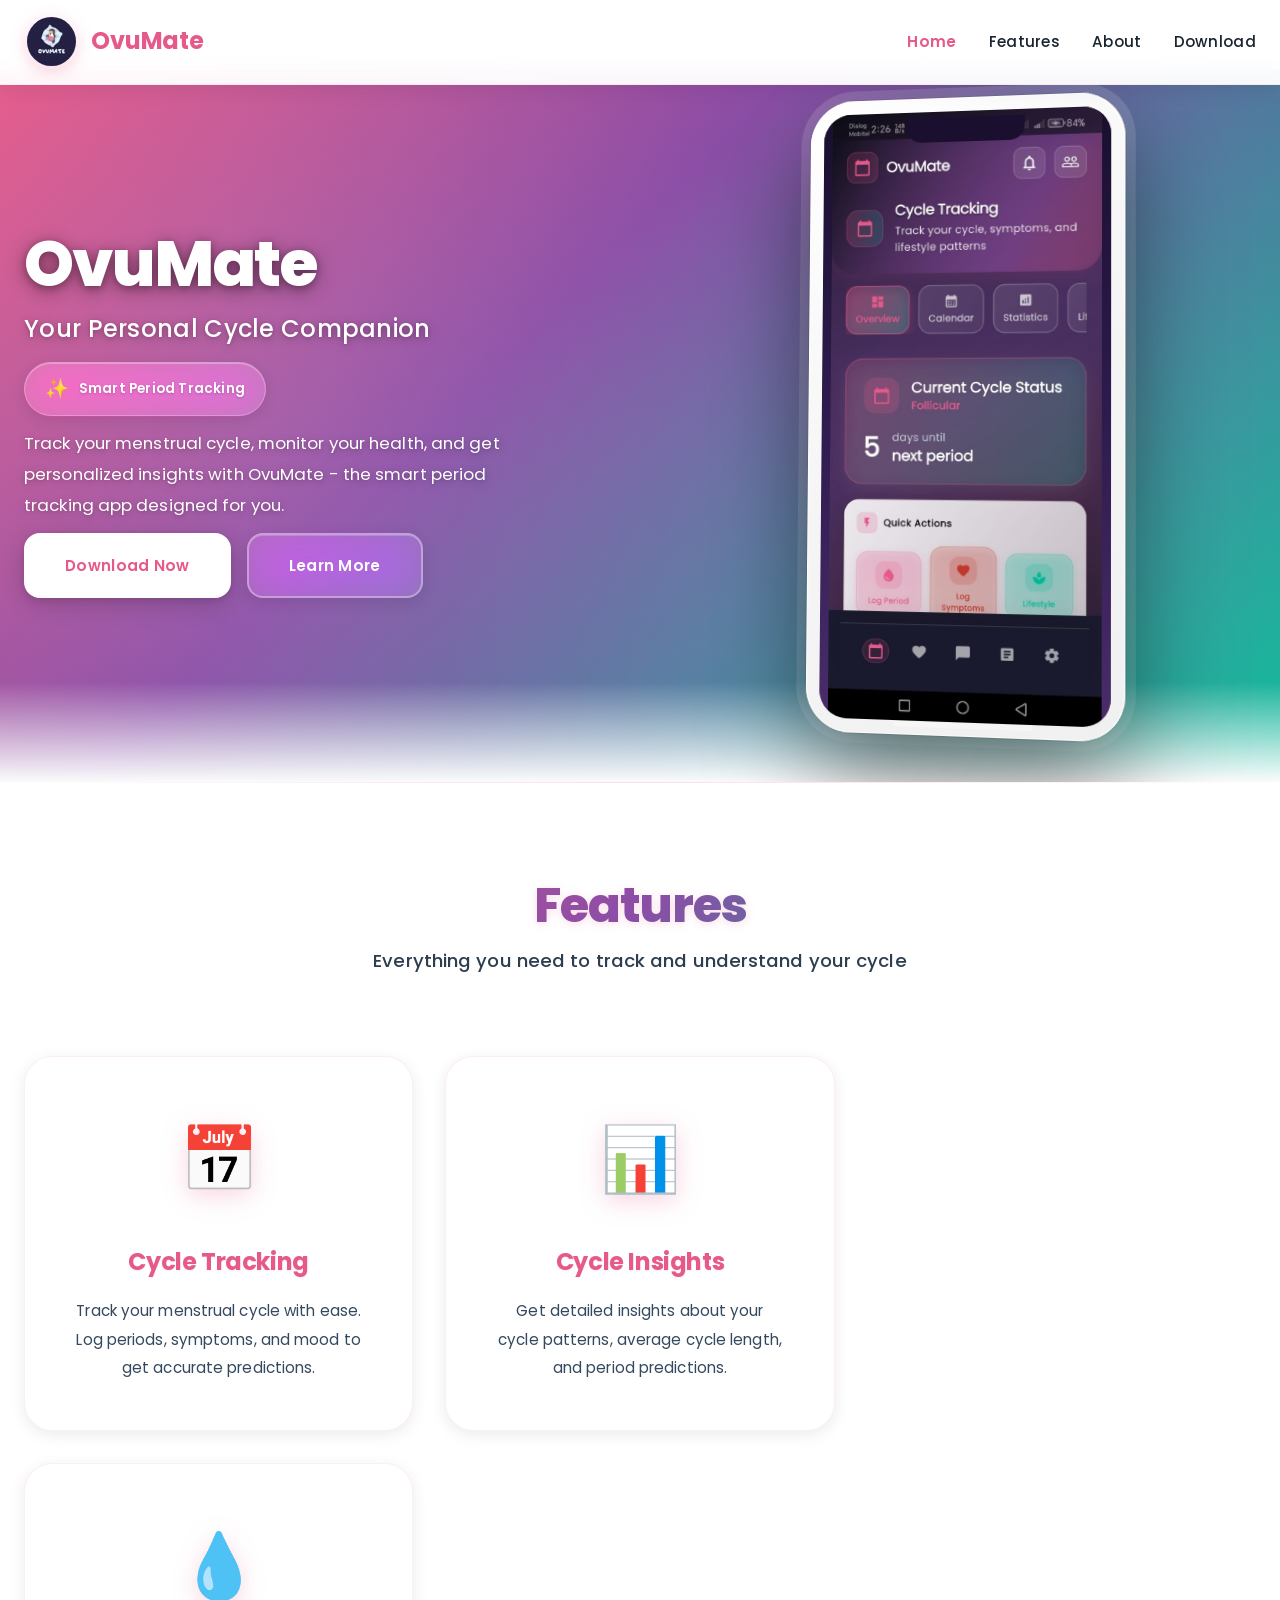
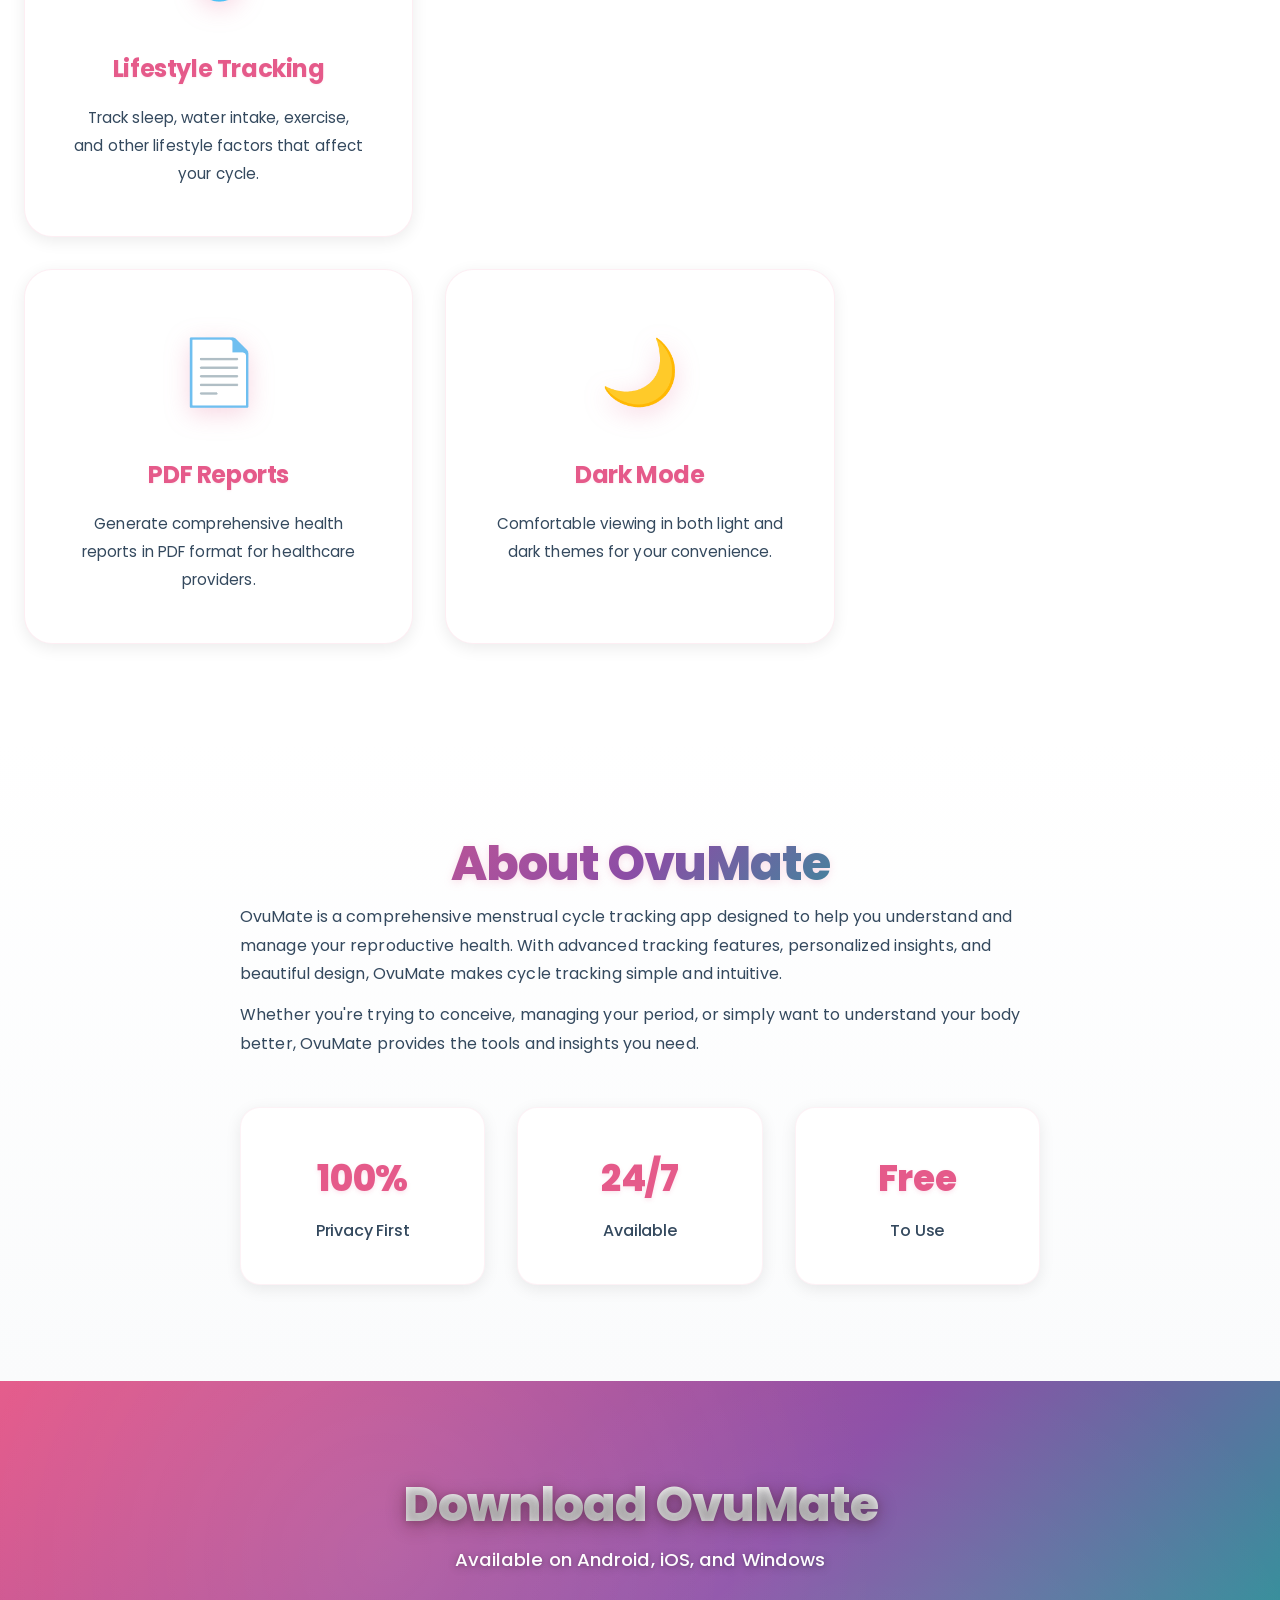
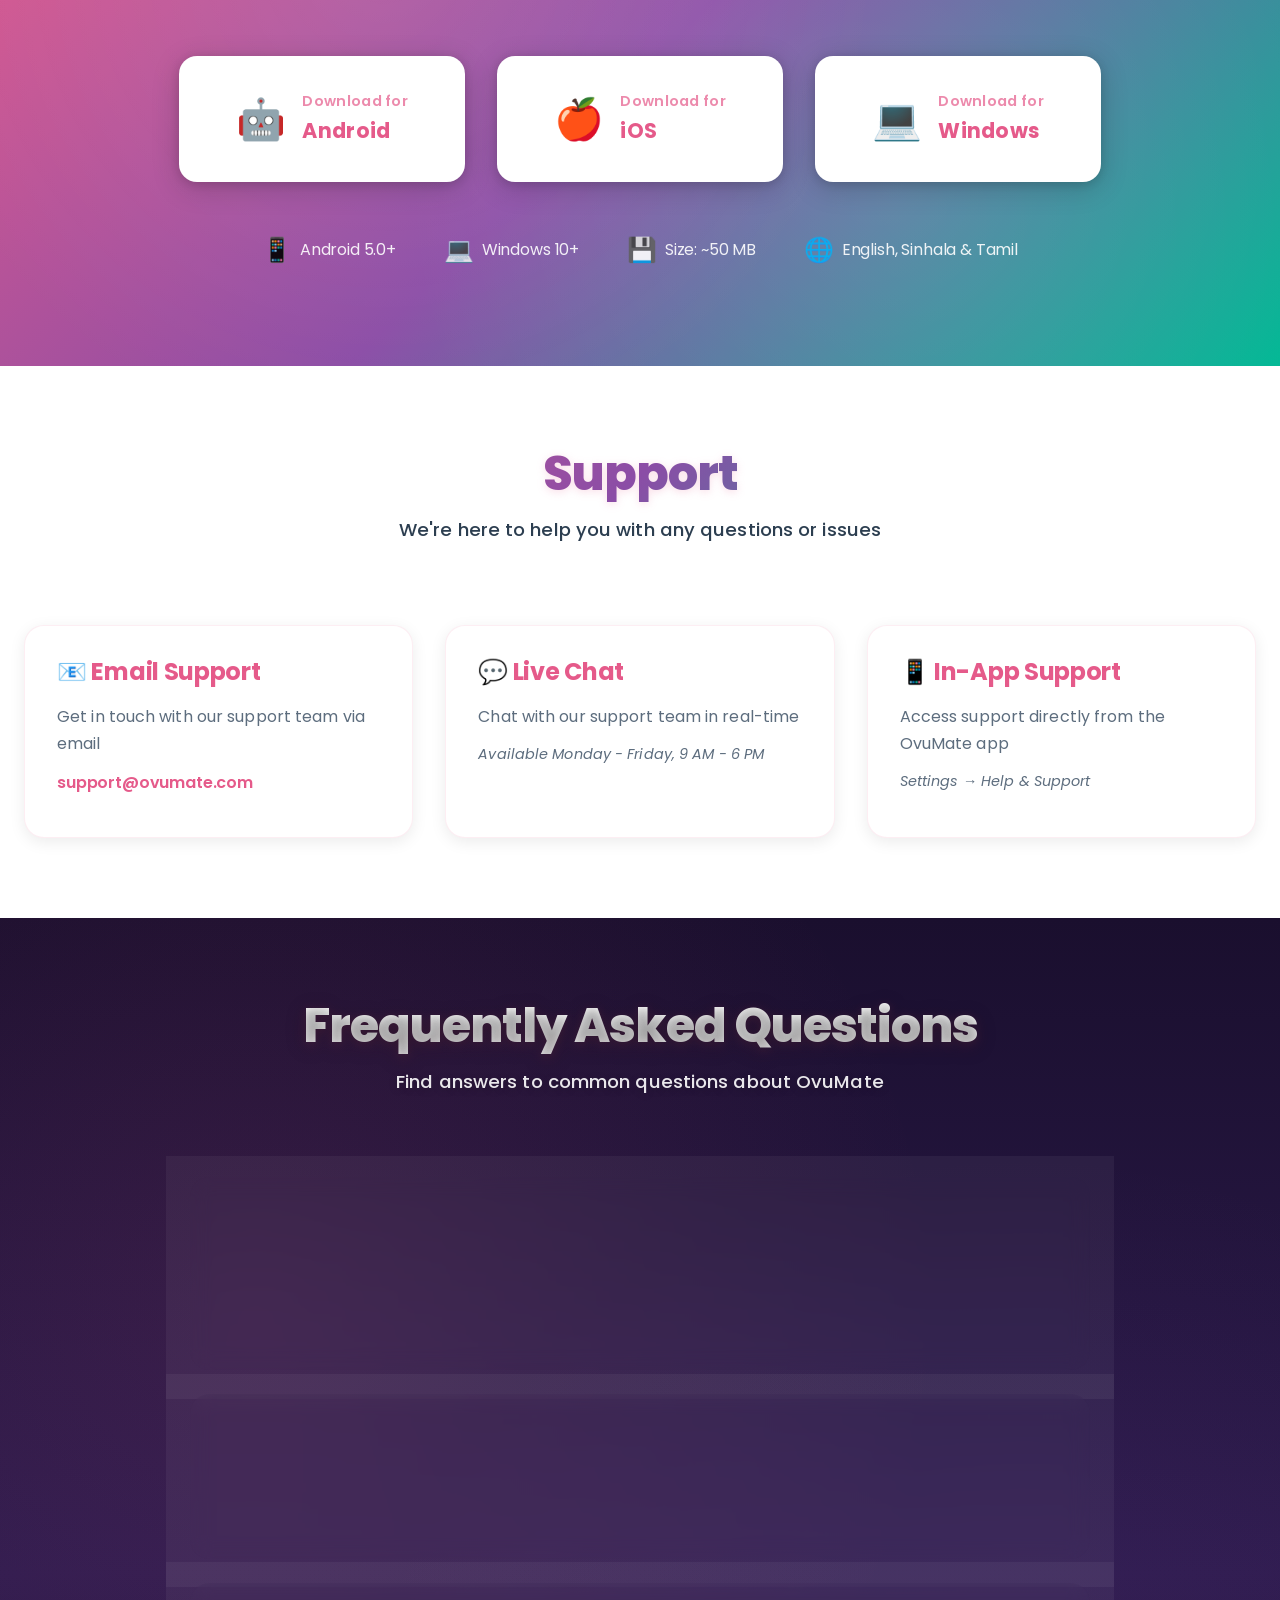
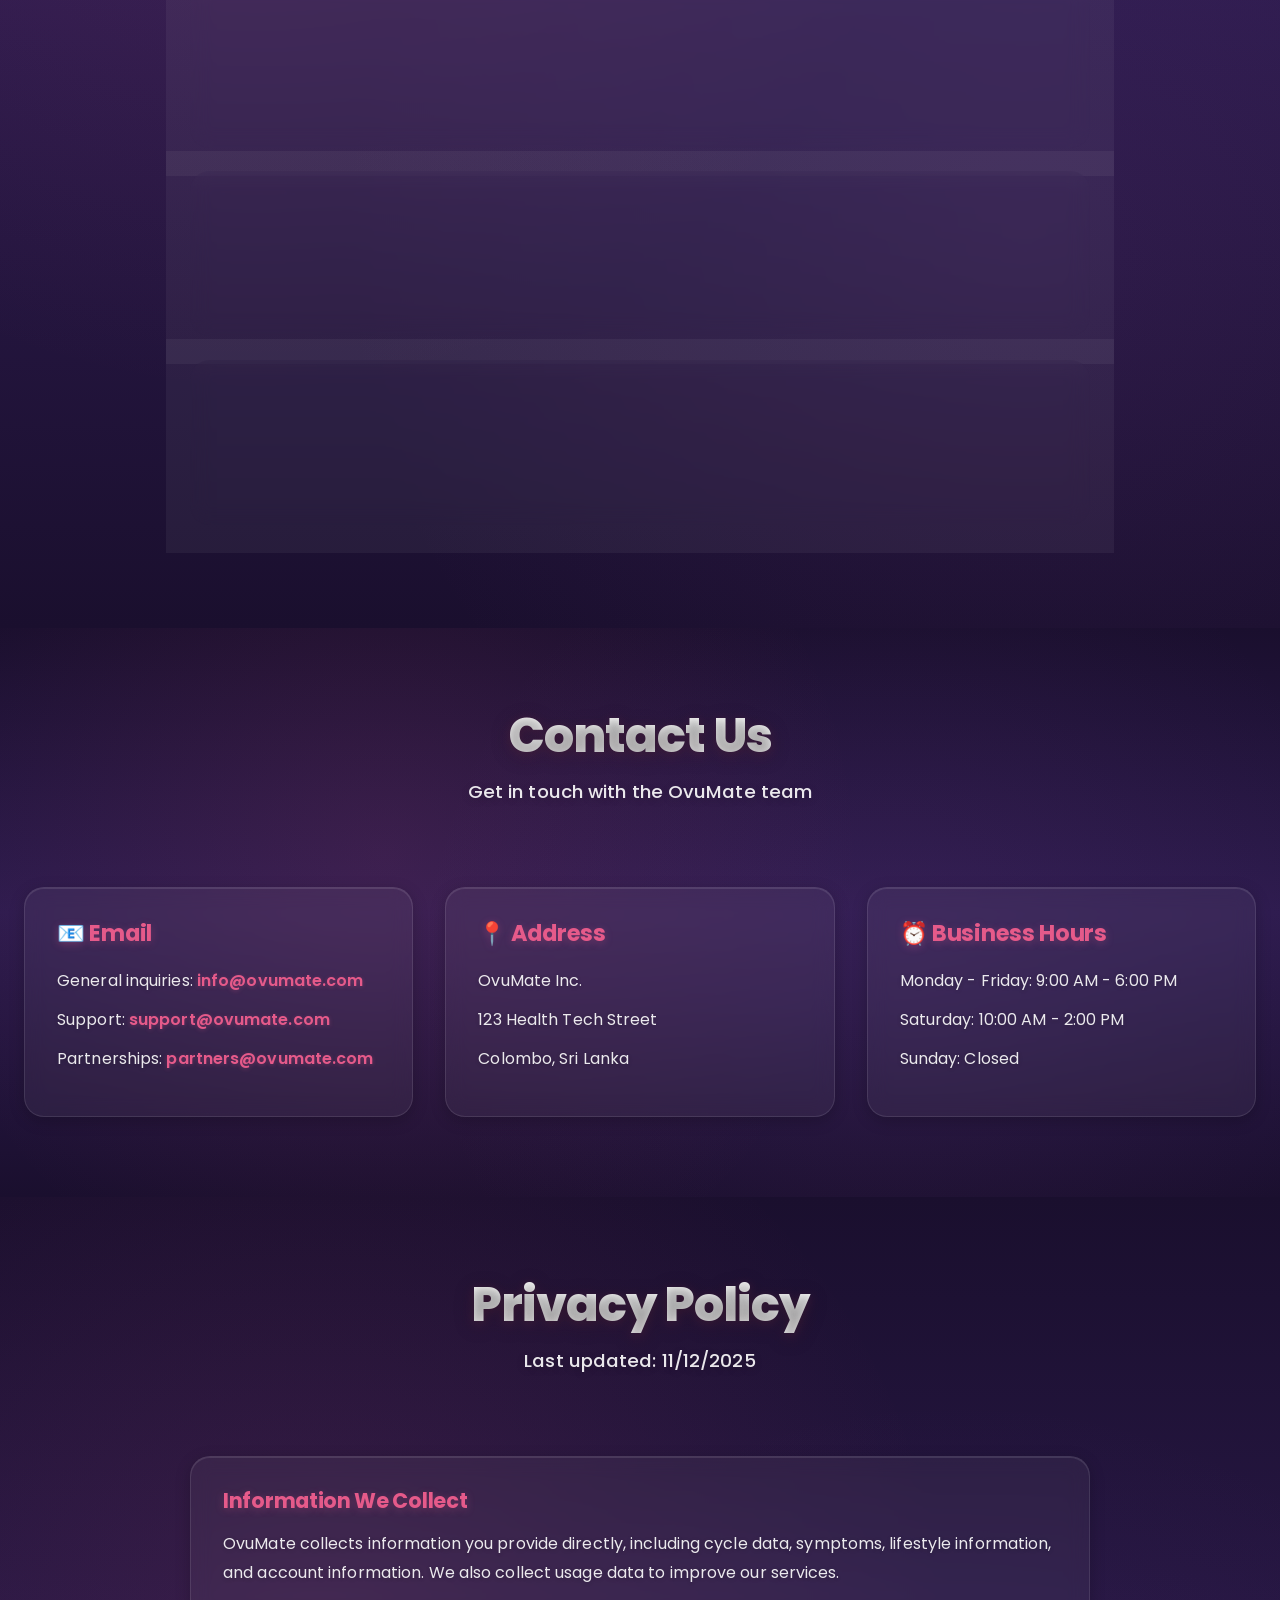
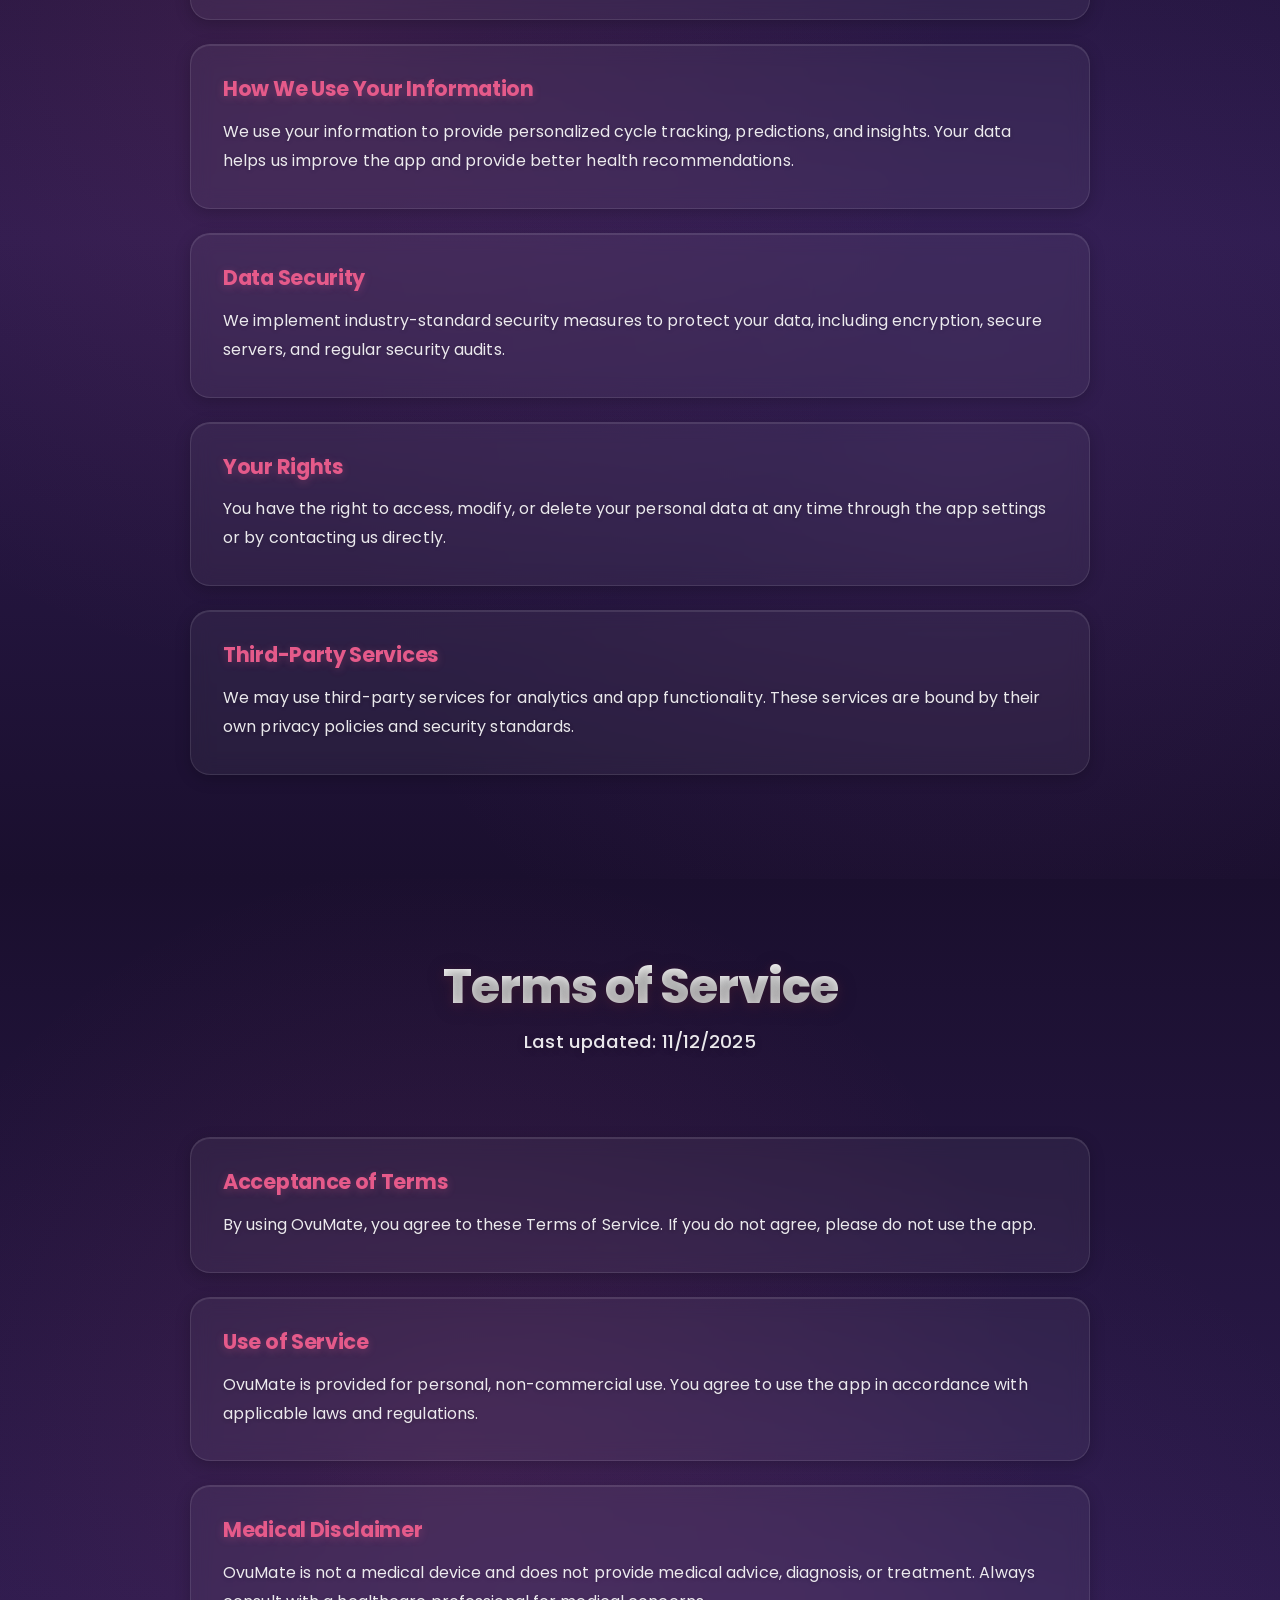
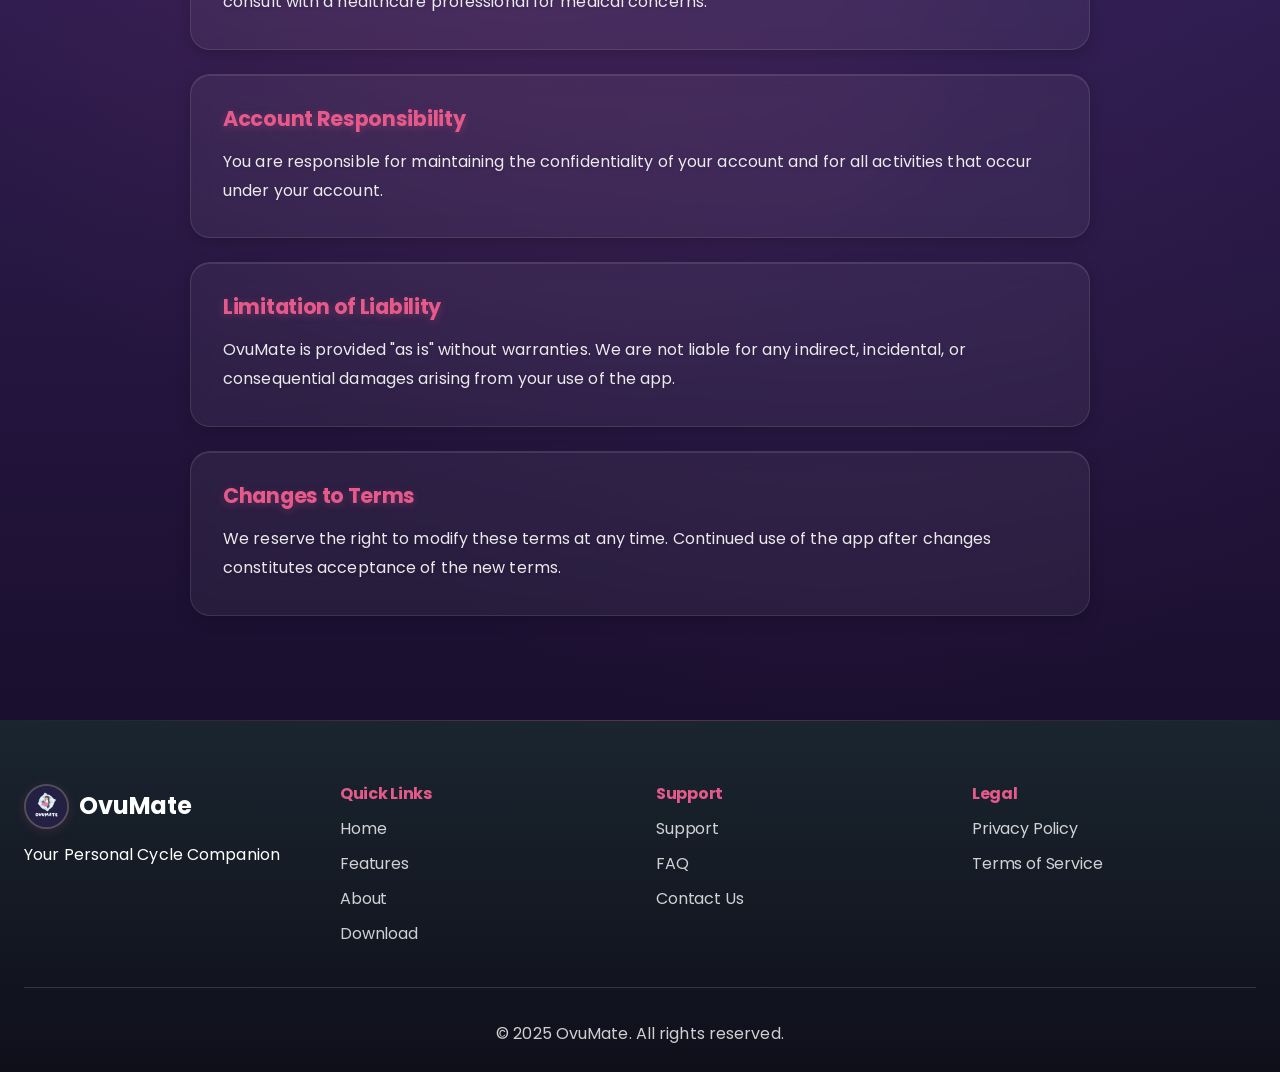
<file: website/index.html>
<!DOCTYPE html>
<html lang="si">
<head>
    <meta charset="UTF-8">
    <meta name="viewport" content="width=device-width, initial-scale=1.0">
    <title>OvuMate - Your Personal Cycle Companion</title>
    <link rel="stylesheet" href="style.css">
    <link rel="preconnect" href="https://fonts.googleapis.com">
    <link rel="preconnect" href="https://fonts.gstatic.com" crossorigin>
    <link href="https://fonts.googleapis.com/css2?family=Poppins:wght@300;400;500;600;700;800&display=swap" rel="stylesheet">
</head>
<body>
    <!-- Navigation -->
    <nav class="navbar">
        <div class="container">
            <div class="nav-content">
                <div class="logo">
                    <img src="logo.png" alt="OvuMate Logo" class="logo-image">
                    <span class="logo-text">OvuMate</span>
                </div>
                <ul class="nav-menu">
                    <li><a href="#home">Home</a></li>
                    <li><a href="#features">Features</a></li>
                    <li><a href="#about">About</a></li>
                    <li><a href="#download">Download</a></li>
                </ul>
                <button class="menu-toggle" id="menuToggle">☰</button>
            </div>
        </div>
    </nav>

    <!-- Hero Section -->
    <section id="home" class="hero">
        <div class="container">
            <div class="hero-content">
                <div class="hero-text">
                    <h1 class="hero-title">OvuMate</h1>
                    <p class="hero-subtitle">Your Personal Cycle Companion</p>
                    <div class="hero-badge">
                        <span class="badge-icon">✨</span>
                        <span class="badge-text">Smart Period Tracking</span>
                    </div>
                    <p class="hero-description">
                        Track your menstrual cycle, monitor your health, and get personalized insights 
                        with OvuMate - the smart period tracking app designed for you.
                    </p>
                    <div class="hero-buttons">
                        <a href="#download" class="btn btn-primary">Download Now</a>
                        <a href="#features" class="btn btn-secondary">Learn More</a>
                    </div>
                </div>
                <div class="hero-image">
                    <div class="phone-mockup">
                        <div class="phone-screen">
                            <div class="app-preview">
                                <img src="app%20sceenshot.jpg" alt="OvuMate App Screenshot" class="app-screenshot" onerror="this.style.display='none'; this.parentElement.innerHTML='<div style=\'padding: 20px; text-align: center; color: white;\'><p>App Screenshot</p><p style=\'font-size: 0.8rem; opacity: 0.7;\'>Please add app screenshot image</p></div>';">
                            </div>
                        </div>
                    </div>
                </div>
            </div>
        </div>
    </section>

    <!-- Features Section -->
    <section id="features" class="features">
        <div class="container">
            <h2 class="section-title">Features</h2>
            <p class="section-subtitle">Everything you need to track and understand your cycle</p>
            
            <div class="features-grid">
                <div class="feature-card">
                    <div class="feature-icon">📅</div>
                    <h3>Cycle Tracking</h3>
                    <p>Track your menstrual cycle with ease. Log periods, symptoms, and mood to get accurate predictions.</p>
                </div>
                
                <div class="feature-card">
                    <div class="feature-icon">📊</div>
                    <h3>Cycle Insights</h3>
                    <p>Get detailed insights about your cycle patterns, average cycle length, and period predictions.</p>
                </div>
                
                <div class="feature-card">
                    <div class="feature-icon">💊</div>
                    <h3>Symptom Tracking</h3>
                    <p>Monitor symptoms, mood changes, and lifestyle factors to understand your body better.</p>
                </div>
                
                <div class="feature-card">
                    <div class="feature-icon">💧</div>
                    <h3>Lifestyle Tracking</h3>
                    <p>Track sleep, water intake, exercise, and other lifestyle factors that affect your cycle.</p>
                </div>
                
                <div class="feature-card">
                    <div class="feature-icon">🔔</div>
                    <h3>Smart Reminders</h3>
                    <p>Get timely reminders for your period, ovulation, and important health check-ups.</p>
                </div>
                
                <div class="feature-card">
                    <div class="feature-icon">📱</div>
                    <h3>Partner Sharing</h3>
                    <p>Share your cycle information with your partner via WhatsApp for better support.</p>
                </div>
                
                <div class="feature-card">
                    <div class="feature-icon">📄</div>
                    <h3>PDF Reports</h3>
                    <p>Generate comprehensive health reports in PDF format for healthcare providers.</p>
                </div>
                
                <div class="feature-card">
                    <div class="feature-icon">🌙</div>
                    <h3>Dark Mode</h3>
                    <p>Comfortable viewing in both light and dark themes for your convenience.</p>
                </div>
                
                <div class="feature-card">
                    <div class="feature-icon">🔒</div>
                    <h3>Privacy & Security</h3>
                    <p>Your data is encrypted and secure. Full control over what you share.</p>
                </div>
            </div>
        </div>
    </section>

    <!-- About Section -->
    <section id="about" class="about">
        <div class="container">
            <div class="about-content">
                <div class="about-text">
                    <h2 class="section-title">About OvuMate</h2>
                    <p>
                        OvuMate is a comprehensive menstrual cycle tracking app designed to help you 
                        understand and manage your reproductive health. With advanced tracking features, 
                        personalized insights, and beautiful design, OvuMate makes cycle tracking simple and intuitive.
                    </p>
                    <p>
                        Whether you're trying to conceive, managing your period, or simply want to understand 
                        your body better, OvuMate provides the tools and insights you need.
                    </p>
                    <div class="stats">
                        <div class="stat-item">
                            <div class="stat-number">100%</div>
                            <div class="stat-label">Privacy First</div>
                        </div>
                        <div class="stat-item">
                            <div class="stat-number">24/7</div>
                            <div class="stat-label">Available</div>
                        </div>
                        <div class="stat-item">
                            <div class="stat-number">Free</div>
                            <div class="stat-label">To Use</div>
                        </div>
                    </div>
                </div>
            </div>
        </div>
    </section>

    <!-- Download Section -->
    <section id="download" class="download">
        <div class="container">
            <h2 class="section-title">Download OvuMate</h2>
            <p class="section-subtitle">Available on Android, iOS, and Windows</p>
            
            <div class="download-buttons">
                <a href="downloads/Ovumate.apk" class="download-btn android" download="Ovumate.apk" id="androidDownloadBtn">
                    <span class="download-icon">🤖</span>
                    <div class="download-text">
                        <span class="download-label">Download for</span>
                        <span class="download-platform">Android</span>
                    </div>
                </a>
                <a href="downloads/Ovumate.ipa" class="download-btn ios" download="Ovumate.ipa" id="iosDownloadBtn">
                    <span class="download-icon">🍎</span>
                    <div class="download-text">
                        <span class="download-label">Download for</span>
                        <span class="download-platform">iOS</span>
                    </div>
                </a>
                <a href="downloads/Ovumate-Windows.zip" class="download-btn windows" download="Ovumate-Windows.zip" id="windowsDownloadBtn">
                    <span class="download-icon">💻</span>
                    <div class="download-text">
                        <span class="download-label">Download for</span>
                        <span class="download-platform">Windows</span>
                    </div>
                </a>
            </div>
            
            <div class="app-info">
                <div class="info-item">
                    <span class="info-icon">📱</span>
                    <span>Android 5.0+</span>
                </div>
                <div class="info-item">
                    <span class="info-icon">💻</span>
                    <span>Windows 10+</span>
                </div>
                <div class="info-item">
                    <span class="info-icon">💾</span>
                    <span>Size: ~50 MB</span>
                </div>
                <div class="info-item">
                    <span class="info-icon">🌐</span>
                    <span>English, Sinhala & Tamil</span>
                </div>
            </div>
        </div>
    </section>

    <!-- Support Section -->
    <section id="support" class="support-section">
        <div class="container">
            <h2 class="section-title">Support</h2>
            <p class="section-subtitle">We're here to help you with any questions or issues</p>
            <div class="support-content">
                <div class="support-item">
                    <h3>📧 Email Support</h3>
                    <p>Get in touch with our support team via email</p>
                    <a href="mailto:support@ovumate.com" class="support-link">support@ovumate.com</a>
                </div>
                <div class="support-item">
                    <h3>💬 Live Chat</h3>
                    <p>Chat with our support team in real-time</p>
                    <p class="support-note">Available Monday - Friday, 9 AM - 6 PM</p>
                </div>
                <div class="support-item">
                    <h3>📱 In-App Support</h3>
                    <p>Access support directly from the OvuMate app</p>
                    <p class="support-note">Settings → Help & Support</p>
                </div>
            </div>
        </div>
    </section>

    <!-- FAQ Section -->
    <section id="faq" class="faq-section">
        <div class="container">
            <h2 class="section-title">Frequently Asked Questions</h2>
            <p class="section-subtitle">Find answers to common questions about OvuMate</p>
            <div class="faq-content">
                <div class="faq-item">
                    <h3>How does OvuMate track my cycle?</h3>
                    <p>OvuMate uses advanced algorithms to track your menstrual cycle based on the data you input, including period dates, symptoms, and lifestyle factors. The app learns your patterns over time to provide accurate predictions.</p>
                </div>
                <div class="faq-item">
                    <h3>Is my data private and secure?</h3>
                    <p>Yes, your privacy is our top priority. All your data is encrypted and stored securely. We never share your personal information with third parties without your explicit consent.</p>
                </div>
                <div class="faq-item">
                    <h3>Can I use OvuMate without an internet connection?</h3>
                    <p>Yes, OvuMate works offline for basic tracking features. However, some features like cloud sync and partner sharing require an internet connection.</p>
                </div>
                <div class="faq-item">
                    <h3>How accurate are the predictions?</h3>
                    <p>Prediction accuracy improves over time as the app learns your cycle patterns. For best results, track your cycle consistently for at least 3 months.</p>
                </div>
                <div class="faq-item">
                    <h3>Is OvuMate free to use?</h3>
                    <p>OvuMate offers a free version with essential features. Premium features are available through a subscription plan.</p>
                </div>
            </div>
        </div>
    </section>

    <!-- Contact Section -->
    <section id="contact" class="contact-section">
        <div class="container">
            <h2 class="section-title">Contact Us</h2>
            <p class="section-subtitle">Get in touch with the OvuMate team</p>
            <div class="contact-content">
                <div class="contact-info">
                    <div class="contact-item">
                        <h3>📧 Email</h3>
                        <p>General inquiries: <a href="mailto:info@ovumate.com">info@ovumate.com</a></p>
                        <p>Support: <a href="mailto:support@ovumate.com">support@ovumate.com</a></p>
                        <p>Partnerships: <a href="mailto:partners@ovumate.com">partners@ovumate.com</a></p>
                    </div>
                    <div class="contact-item">
                        <h3>📍 Address</h3>
                        <p>OvuMate Inc.</p>
                        <p>123 Health Tech Street</p>
                        <p>Colombo, Sri Lanka</p>
                    </div>
                    <div class="contact-item">
                        <h3>⏰ Business Hours</h3>
                        <p>Monday - Friday: 9:00 AM - 6:00 PM</p>
                        <p>Saturday: 10:00 AM - 2:00 PM</p>
                        <p>Sunday: Closed</p>
                    </div>
                </div>
            </div>
        </div>
    </section>

    <!-- Privacy Policy Section -->
    <section id="privacy" class="privacy-section">
        <div class="container">
            <h2 class="section-title">Privacy Policy</h2>
            <p class="section-subtitle">Last updated: 11/12/2025</p>
            <div class="policy-content">
                <div class="policy-item">
                    <h3>Information We Collect</h3>
                    <p>OvuMate collects information you provide directly, including cycle data, symptoms, lifestyle information, and account information. We also collect usage data to improve our services.</p>
                </div>
                <div class="policy-item">
                    <h3>How We Use Your Information</h3>
                    <p>We use your information to provide personalized cycle tracking, predictions, and insights. Your data helps us improve the app and provide better health recommendations.</p>
                </div>
                <div class="policy-item">
                    <h3>Data Security</h3>
                    <p>We implement industry-standard security measures to protect your data, including encryption, secure servers, and regular security audits.</p>
                </div>
                <div class="policy-item">
                    <h3>Your Rights</h3>
                    <p>You have the right to access, modify, or delete your personal data at any time through the app settings or by contacting us directly.</p>
                </div>
                <div class="policy-item">
                    <h3>Third-Party Services</h3>
                    <p>We may use third-party services for analytics and app functionality. These services are bound by their own privacy policies and security standards.</p>
                </div>
            </div>
        </div>
    </section>

    <!-- Terms of Service Section -->
    <section id="terms" class="terms-section">
        <div class="container">
            <h2 class="section-title">Terms of Service</h2>
            <p class="section-subtitle">Last updated: 11/12/2025</p>
            <div class="terms-content">
                <div class="terms-item">
                    <h3>Acceptance of Terms</h3>
                    <p>By using OvuMate, you agree to these Terms of Service. If you do not agree, please do not use the app.</p>
                </div>
                <div class="terms-item">
                    <h3>Use of Service</h3>
                    <p>OvuMate is provided for personal, non-commercial use. You agree to use the app in accordance with applicable laws and regulations.</p>
                </div>
                <div class="terms-item">
                    <h3>Medical Disclaimer</h3>
                    <p>OvuMate is not a medical device and does not provide medical advice, diagnosis, or treatment. Always consult with a healthcare professional for medical concerns.</p>
                </div>
                <div class="terms-item">
                    <h3>Account Responsibility</h3>
                    <p>You are responsible for maintaining the confidentiality of your account and for all activities that occur under your account.</p>
                </div>
                <div class="terms-item">
                    <h3>Limitation of Liability</h3>
                    <p>OvuMate is provided "as is" without warranties. We are not liable for any indirect, incidental, or consequential damages arising from your use of the app.</p>
                </div>
                <div class="terms-item">
                    <h3>Changes to Terms</h3>
                    <p>We reserve the right to modify these terms at any time. Continued use of the app after changes constitutes acceptance of the new terms.</p>
                </div>
            </div>
        </div>
    </section>

    <!-- Footer -->
    <footer class="footer">
        <div class="container">
            <div class="footer-content">
                <div class="footer-section">
                    <div class="footer-logo">
                        <img src="logo.png" alt="OvuMate Logo" class="footer-logo-image">
                        <span class="logo-text">OvuMate</span>
                    </div>
                    <p>Your Personal Cycle Companion</p>
                </div>
                <div class="footer-section">
                    <h4>Quick Links</h4>
                    <ul>
                        <li><a href="#home">Home</a></li>
                        <li><a href="#features">Features</a></li>
                        <li><a href="#about">About</a></li>
                        <li><a href="#download">Download</a></li>
                    </ul>
                </div>
                <div class="footer-section">
                    <h4>Support</h4>
                    <ul>
                        <li><a href="#support">Support</a></li>
                        <li><a href="#faq">FAQ</a></li>
                        <li><a href="#contact">Contact Us</a></li>
                    </ul>
                </div>
                <div class="footer-section">
                    <h4>Legal</h4>
                    <ul>
                        <li><a href="#privacy">Privacy Policy</a></li>
                        <li><a href="#terms">Terms of Service</a></li>
                    </ul>
                </div>
            </div>
            <div class="footer-bottom">
                <p>&copy; 2025 OvuMate. All rights reserved.</p>
            </div>
        </div>
    </footer>

    <script src="script.js"></script>
</body>
</html>
</file>
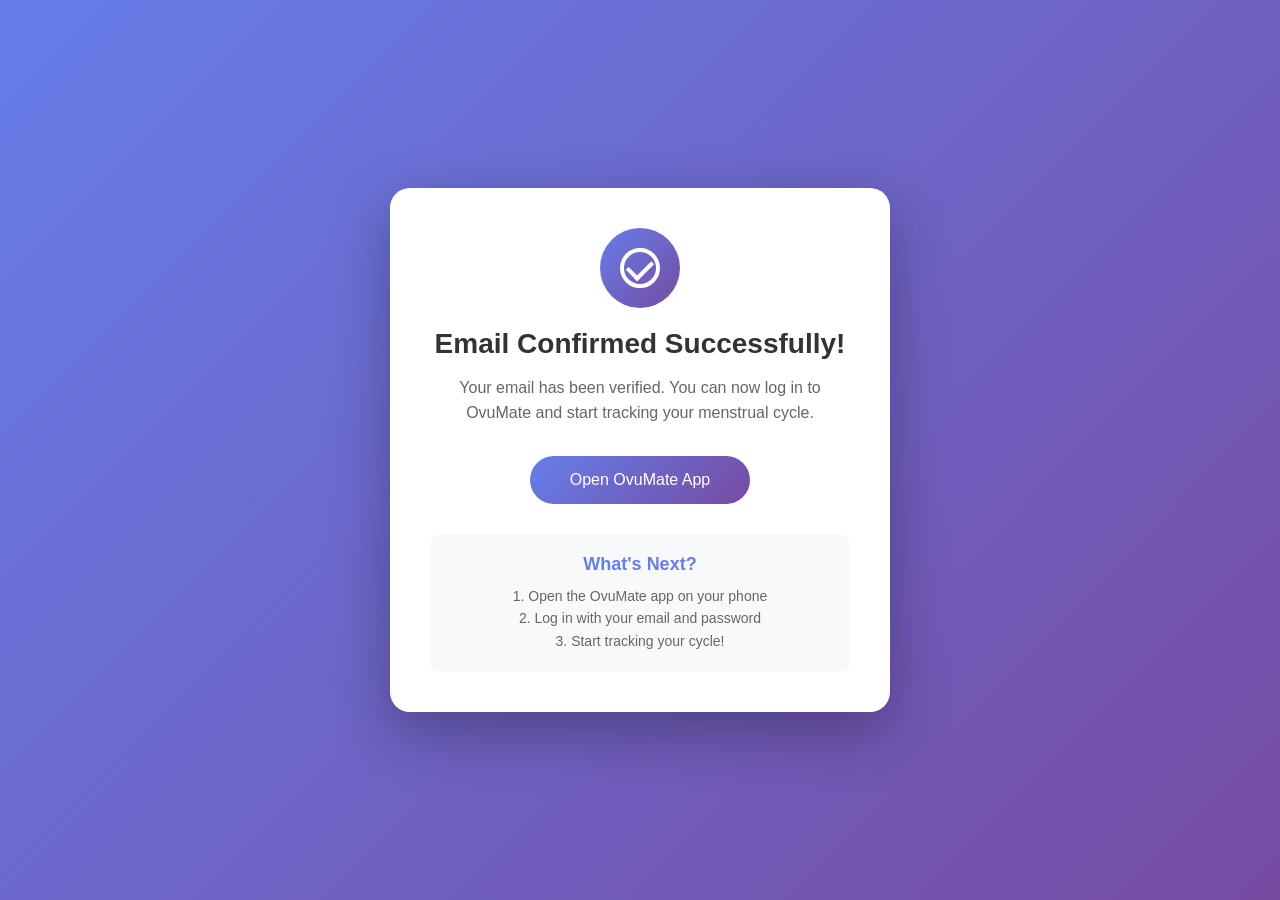
<file: web/confirm.html>
<!DOCTYPE html>
<html lang="en">
<head>
    <meta charset="UTF-8">
    <meta name="viewport" content="width=device-width, initial-scale=1.0">
    <title>Email Confirmed - OvuMate</title>
    <style>
        * {
            margin: 0;
            padding: 0;
            box-sizing: border-box;
        }
        
        body {
            font-family: -apple-system, BlinkMacSystemFont, 'Segoe UI', Roboto, Oxygen, Ubuntu, Cantarell, sans-serif;
            background: linear-gradient(135deg, #667eea 0%, #764ba2 100%);
            min-height: 100vh;
            display: flex;
            align-items: center;
            justify-content: center;
            padding: 20px;
        }
        
        .container {
            background: white;
            border-radius: 20px;
            padding: 40px;
            max-width: 500px;
            width: 100%;
            box-shadow: 0 20px 60px rgba(0, 0, 0, 0.3);
            text-align: center;
        }
        
        .icon {
            width: 80px;
            height: 80px;
            background: linear-gradient(135deg, #667eea 0%, #764ba2 100%);
            border-radius: 50%;
            display: flex;
            align-items: center;
            justify-content: center;
            margin: 0 auto 20px;
            animation: scaleIn 0.5s ease-out;
        }
        
        .checkmark {
            width: 40px;
            height: 40px;
            border: 4px solid white;
            border-radius: 50%;
            position: relative;
        }
        
        .checkmark:after {
            content: '';
            position: absolute;
            left: 8px;
            top: 3px;
            width: 12px;
            height: 20px;
            border: solid white;
            border-width: 0 4px 4px 0;
            transform: rotate(45deg);
        }
        
        h1 {
            color: #333;
            font-size: 28px;
            margin-bottom: 15px;
            animation: fadeIn 0.5s ease-out 0.2s both;
        }
        
        p {
            color: #666;
            font-size: 16px;
            line-height: 1.6;
            margin-bottom: 30px;
            animation: fadeIn 0.5s ease-out 0.4s both;
        }
        
        .button {
            background: linear-gradient(135deg, #667eea 0%, #764ba2 100%);
            color: white;
            border: none;
            padding: 15px 40px;
            font-size: 16px;
            border-radius: 30px;
            cursor: pointer;
            text-decoration: none;
            display: inline-block;
            transition: transform 0.2s, box-shadow 0.2s;
            animation: fadeIn 0.5s ease-out 0.6s both;
        }
        
        .button:hover {
            transform: translateY(-2px);
            box-shadow: 0 10px 20px rgba(102, 126, 234, 0.4);
        }
        
        .info {
            background: #f8f9fa;
            border-radius: 10px;
            padding: 20px;
            margin-top: 30px;
            animation: fadeIn 0.5s ease-out 0.8s both;
        }
        
        .info h3 {
            color: #667eea;
            font-size: 18px;
            margin-bottom: 10px;
        }
        
        .info p {
            font-size: 14px;
            margin-bottom: 0;
        }
        
        @keyframes scaleIn {
            from {
                transform: scale(0);
                opacity: 0;
            }
            to {
                transform: scale(1);
                opacity: 1;
            }
        }
        
        @keyframes fadeIn {
            from {
                opacity: 0;
                transform: translateY(20px);
            }
            to {
                opacity: 1;
                transform: translateY(0);
            }
        }
        
        @media (max-width: 600px) {
            .container {
                padding: 30px 20px;
            }
            
            h1 {
                font-size: 24px;
            }
            
            p {
                font-size: 14px;
            }
        }
    </style>
</head>
<body>
    <div class="container">
        <div class="icon">
            <div class="checkmark"></div>
        </div>
        
        <h1>Email Confirmed Successfully!</h1>
        
        <p>Your email has been verified. You can now log in to OvuMate and start tracking your menstrual cycle.</p>
        
        <a href="#" class="button" onclick="openApp()">Open OvuMate App</a>
        
        <div class="info">
            <h3>What's Next?</h3>
            <p>1. Open the OvuMate app on your phone<br>
               2. Log in with your email and password<br>
               3. Start tracking your cycle!</p>
        </div>
    </div>
    
    <script>
        function openApp() {
            // Try to open the app with deep link
            window.location.href = 'io.supabase.ovumate://login-callback';
            
            // If app doesn't open in 2 seconds, show message
            setTimeout(function() {
                alert('Please open the OvuMate app manually and log in with your credentials.');
            }, 2000);
        }
        
        // Auto-redirect to app after 3 seconds
        setTimeout(function() {
            openApp();
        }, 3000);
    </script>
</body>
</html>
</file>
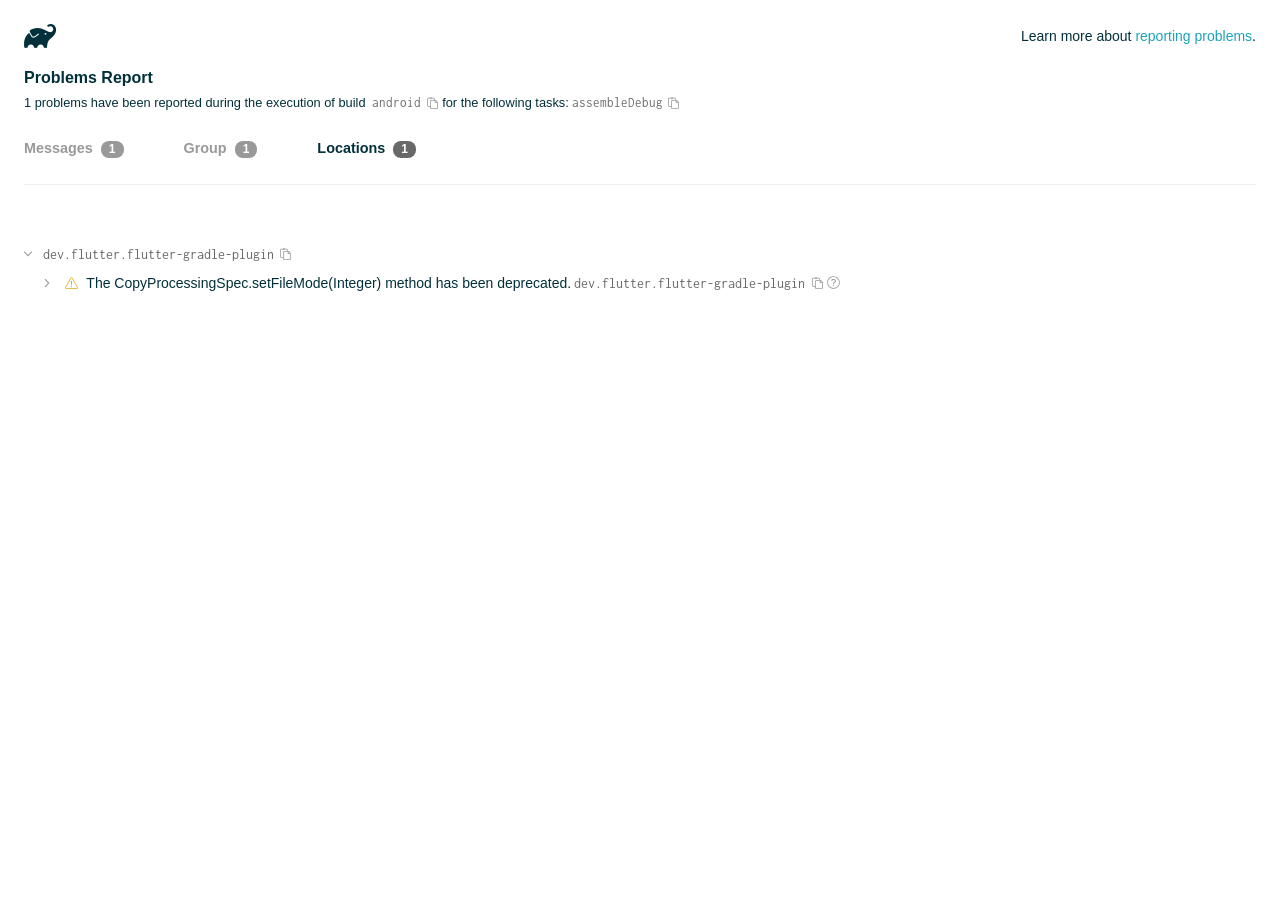
<file: android/build/reports/problems/problems-report.html>
<!DOCTYPE html>

<html lang="en">
<head>
    <!-- Required meta tags -->
    <meta charset="utf-8">
    <meta name="viewport" content="width=device-width, initial-scale=1, shrink-to-fit=no">

                    <style type="text/css">
                /*! normalize.css v7.0.0 | MIT License | github.com/necolas/normalize.css */
html {
    line-height: 1.15;
    -ms-text-size-adjust: 100%;
    -webkit-text-size-adjust: 100%
}

body {
    margin: 0
}

article, aside, footer, header, nav, section {
    display: block
}

h1 {
    font-size: 2em;
    margin: .67em 0
}

figcaption, figure, main {
    display: block
}

figure {
    margin: 1em 40px
}

hr {
    box-sizing: content-box;
    height: 0;
    overflow: visible
}

pre {
    font-family: monospace, monospace;
    font-size: 1em
}

a {
    background-color: transparent;
    -webkit-text-decoration-skip: objects
}

abbr[title] {
    border-bottom: none;
    text-decoration: underline;
    text-decoration: underline dotted
}

b, strong {
    font-weight: inherit
}

b, strong {
    font-weight: bolder
}

code, kbd, samp {
    font-family: monospace, monospace;
    font-size: 1em
}

dfn {
    font-style: italic
}

mark {
    background-color: #ff0;
    color: #000
}

small {
    font-size: 80%
}

sub, sup {
    font-size: 75%;
    line-height: 0;
    position: relative;
    vertical-align: baseline
}

sub {
    bottom: -.25em
}

sup {
    top: -.5em
}

audio, video {
    display: inline-block
}

audio:not([controls]) {
    display: none;
    height: 0
}

img {
    border-style: none
}

svg:not(:root) {
    overflow: hidden
}

button, input, optgroup, select, textarea {
    font-family: sans-serif;
    font-size: 100%;
    line-height: 1.15;
    margin: 0
}

button, input {
    overflow: visible
}

button, select {
    text-transform: none
}

[type=reset], [type=submit], button, html [type=button] {
    -webkit-appearance: button
}

[type=button]::-moz-focus-inner, [type=reset]::-moz-focus-inner, [type=submit]::-moz-focus-inner, button::-moz-focus-inner {
    border-style: none;
    padding: 0
}

[type=button]:-moz-focusring, [type=reset]:-moz-focusring, [type=submit]:-moz-focusring, button:-moz-focusring {
    outline: 1px dotted ButtonText
}

fieldset {
    padding: .35em .75em .625em
}

legend {
    box-sizing: border-box;
    color: inherit;
    display: table;
    max-width: 100%;
    padding: 0;
    white-space: normal
}

progress {
    display: inline-block;
    vertical-align: baseline
}

textarea {
    overflow: auto
}

[type=checkbox], [type=radio] {
    box-sizing: border-box;
    padding: 0
}

[type=number]::-webkit-inner-spin-button, [type=number]::-webkit-outer-spin-button {
    height: auto
}

[type=search] {
    -webkit-appearance: textfield;
    outline-offset: -2px
}

[type=search]::-webkit-search-cancel-button, [type=search]::-webkit-search-decoration {
    -webkit-appearance: none
}

::-webkit-file-upload-button {
    -webkit-appearance: button;
    font: inherit
}

details, menu {
    display: block
}

summary {
    display: list-item
}

canvas {
    display: inline-block
}

template {
    display: none
}

[hidden] {
    display: none
}

/* configuration cache styles */

.report-wrapper {
    margin: 0;
    padding: 0 24px;
}

.gradle-logo {
    width: 32px;
    height: 24px;
    background-image: url("[data-uri]");
    background-size: contain;
}

.header {
    display: flex;
    flex-wrap: wrap;
    position: fixed;
    top: 0;
    left: 0;
    width: 100%;
    padding: 24px 24px 0 24px;
    background-color: white;
    z-index: 1;
}

.learn-more {
    margin-left: auto;
    align-self: center;
    font-size: 0.875rem;
    font-weight: normal;
}

.title {
    display: flex;
    align-items: center;
    padding: 18px 0 24px 0;
    flex: 1 0 100%;
}

.content {
    font-size: 0.875rem;
    padding: 240px 0 48px;
    overflow-x: auto;
    white-space: nowrap;
}

.content ol:first-of-type {
    margin: 0;
}

.tree-btn {
    cursor: pointer;
    display: inline-block;
    width: 16px;
    height: 16px;
    background-size: contain;
    background-repeat: no-repeat;
    vertical-align: middle;
    margin-top: -0.2em;
}

.tree-btn.collapsed {
    background-image: url('data:image/svg+xml;utf8,<svg xmlns="http://www.w3.org/2000/svg" viewBox="0 0 192 512"><path d="M166.9 264.5l-117.8 116c-4.7 4.7-12.3 4.7-17 0l-7.1-7.1c-4.7-4.7-4.7-12.3 0-17L127.3 256 25.1 155.6c-4.7-4.7-4.7-12.3 0-17l7.1-7.1c4.7-4.7 12.3-4.7 17 0l117.8 116c4.6 4.7 4.6 12.3-.1 17z" fill="%23999999" stroke="%23999999"/></svg>');
}

.tree-btn.expanded {
    background-image: url('data:image/svg+xml;utf8,<svg xmlns="http://www.w3.org/2000/svg" viewBox="0 0 256 512"><path d="M119.5 326.9L3.5 209.1c-4.7-4.7-4.7-12.3 0-17l7.1-7.1c4.7-4.7 12.3-4.7 17 0L128 287.3l100.4-102.2c4.7-4.7 12.3-4.7 17 0l7.1 7.1c4.7 4.7 4.7 12.3 0 17L136.5 327c-4.7 4.6-12.3 4.6-17-.1z" fill="%23999999" stroke="%23999999"/></svg>');
}

ul .tree-btn {
    margin-right: 3px;
}

.leaf-icon {
    display: inline-block;
    width: 16px;
    height: 16px;
    background-image: url('data:image/svg+xml;utf8,<svg xmlns="http://www.w3.org/2000/svg" viewBox="0 0 256 512"><path d="M32 256 H224" stroke="%23999999" stroke-width="48" stroke-linecap="round"/></svg>');
    background-size: contain;
    background-repeat: no-repeat;
    vertical-align: middle;
    margin-top: -0.2em;
}

.invisible-text {
    user-select: all; /* Allow the text to be selectable */
    color: transparent; /* Hide the text */
    text-indent: -9999px; /* Move the text out of view */
    position: relative;
    white-space: pre; /* Preserve meaningful whitespace in the invisible text for copying */
}

.text-for-copy {
    display: inline-block;
}

.enum-icon {
    display: inline-block;
    width: 16px;
    height: 16px;
    background-image: url('data:image/svg+xml;utf8,<svg xmlns="http://www.w3.org/2000/svg" viewBox="0 0 1024 1024"><circle cx="512" cy="512" r="200" /></svg>');
    background-size: contain;
    background-repeat: no-repeat;
    vertical-align: middle;
    margin-inline-start: 0.5ex;
    margin-inline-end: 0.5ex;
    margin-top: -0.2em;
}

.error-icon {
    display: inline-block;
    width: 16px;
    height: 16px;
    background-image: url('data:image/svg+xml;utf8,<svg xmlns="http://www.w3.org/2000/svg" viewBox="0 0 320 512"><path d="M193.94 256L296.5 153.44l21.15-21.15c3.12-3.12 3.12-8.19 0-11.31l-22.63-22.63c-3.12-3.12-8.19-3.12-11.31 0L160 222.06 36.29 98.34c-3.12-3.12-8.19-3.12-11.31 0L2.34 120.97c-3.12 3.12-3.12 8.19 0 11.31L126.06 256 2.34 379.71c-3.12 3.12-3.12 8.19 0 11.31l22.63 22.63c3.12 3.12 8.19 3.12 11.31 0L160 289.94 262.56 392.5l21.15 21.15c3.12 3.12 8.19 3.12 11.31 0l22.63-22.63c3.12-3.12 3.12-8.19 0-11.31L193.94 256z" fill="%23FC461E" stroke="%23FC461E"/></svg>');
    background-size: contain;
    background-repeat: no-repeat;
    vertical-align: middle;
    margin-inline-start: 0.5ex;
    margin-inline-end: 0.5ex;
    margin-top: -0.2em;
}

.advice-icon {
    display: inline-block;
    width: 16px;
    height: 16px;
    background-image: url('data:image/svg+xml;utf8,<svg width="800px" height="800px" viewBox="-4.93 0 122.88 122.88" version="1.1" id="Layer_1" xmlns="http://www.w3.org/2000/svg" xmlns:xlink="http://www.w3.org/1999/xlink"  style="enable-background:new 0 0 113.01 122.88" xml:space="preserve"><g><path d="M44.13,102.06c-1.14,0.03-2.14-0.81-2.3-1.96c-0.17-1.2,0.64-2.31,1.82-2.54c-1.3-7.37-4.85-11.43-8.6-15.72 c-2.92-3.34-5.95-6.81-8.34-11.92c-2.35-5.03-3.64-10.23-3.6-15.63c0.05-5.4,1.42-10.96,4.4-16.71c0.02-0.04,0.04-0.07,0.06-0.11 l0,0c3.91-6.62,9.38-11.04,15.47-13.52c5.11-2.09,10.66-2.8,16.1-2.3c5.42,0.5,10.73,2.2,15.37,4.94 c5.9,3.49,10.75,8.67,13.42,15.21c1.44,3.54,2.42,7.49,2.54,11.82c0.12,4.31-0.62,8.96-2.61,13.88 c-2.66,6.59-6.18,10.68-9.47,14.51c-3.03,3.53-5.85,6.81-7.42,11.84c0.89,0.21,1.59,0.94,1.73,1.9c0.17,1.24-0.7,2.39-1.94,2.56 l-0.77,0.11c-0.14,1.09-0.23,2.26-0.27,3.51l0.25-0.04c1.24-0.17,2.39,0.7,2.56,1.94c0.17,1.24-0.7,2.39-1.94,2.56l-0.78,0.11 c0.01,0.15,0.02,0.3,0.03,0.45l0,0c0.07,0.88,0.08,1.73,0.03,2.54l0.13-0.02c1.25-0.15,2.38,0.74,2.54,1.98 c0.15,1.25-0.74,2.38-1.98,2.54l-1.68,0.21c-1.2,3.11-3.34,5.48-5.87,6.94c-1.74,1.01-3.67,1.59-5.61,1.71 c-1.97,0.12-3.96-0.25-5.78-1.13c-2.08-1.02-3.94-2.71-5.29-5.14c-0.65-0.33-1.13-0.97-1.23-1.75c-0.04-0.31-0.01-0.61,0.07-0.89 c-0.39-1.16-0.68-2.43-0.87-3.83l-0.07,0.01c-1.24,0.17-2.39-0.7-2.56-1.94c-0.17-1.24,0.7-2.39,1.94-2.56l0.54-0.08 C44.19,104.32,44.18,103.16,44.13,102.06L44.13,102.06z M2.18,58.86C1.01,58.89,0.04,57.98,0,56.81c-0.04-1.17,0.88-2.14,2.05-2.18 l8.7-0.3c1.17-0.04,2.14,0.88,2.18,2.05c0.04,1.17-0.88,2.14-2.05,2.18L2.18,58.86L2.18,58.86z M110.68,50.25 c1.16-0.12,2.2,0.73,2.32,1.89c0.12,1.16-0.73,2.2-1.89,2.32l-8.66,0.91c-1.16,0.12-2.2-0.73-2.32-1.89 c-0.12-1.16,0.73-2.2,1.89-2.32L110.68,50.25L110.68,50.25z M94.91,14.78c0.65-0.97,1.96-1.23,2.93-0.58 c0.97,0.65,1.23,1.96,0.58,2.93l-4.84,7.24c-0.65,0.97-1.96,1.23-2.93,0.58c-0.97-0.65-1.23-1.96-0.58-2.93L94.91,14.78 L94.91,14.78z M57.63,2.06c0.03-1.17,1-2.09,2.16-2.06c1.17,0.03,2.09,1,2.06,2.16l-0.22,8.7c-0.03,1.17-1,2.09-2.16,2.06 c-1.17-0.03-2.09-1-2.06-2.16L57.63,2.06L57.63,2.06z M13.88,15.53c-0.86-0.8-0.9-2.14-0.11-2.99c0.8-0.86,2.14-0.9,2.99-0.11 l6.37,5.94c0.86,0.8,0.9,2.14,0.11,2.99c-0.8,0.86-2.14,0.9-2.99,0.11L13.88,15.53L13.88,15.53z M47.88,96.95l18.49-2.63 c1.59-6.7,5.05-10.73,8.8-15.08c3.08-3.58,6.36-7.4,8.76-13.34c1.76-4.35,2.41-8.43,2.31-12.19c-0.1-3.75-0.96-7.21-2.24-10.34 c-2.3-5.63-6.51-10.11-11.65-13.15c-4.11-2.43-8.8-3.94-13.59-4.37c-4.77-0.44-9.64,0.19-14.13,2.02 c-5.26,2.15-9.99,5.97-13.39,11.72c-2.64,5.12-3.86,10.02-3.9,14.73c-0.04,4.74,1.11,9.33,3.2,13.8c2.13,4.56,4.97,7.8,7.69,10.92 C42.47,83.9,46.48,88.49,47.88,96.95L47.88,96.95z M65.62,99.02l-17.27,2.45c0.05,1.1,0.07,2.25,0.05,3.47l17.05-2.42 C65.47,101.29,65.52,100.12,65.62,99.02L65.62,99.02z M48.49,109.52c0.12,0.92,0.3,1.76,0.53,2.54l16.55-2.04 c0.11-0.86,0.13-1.77,0.05-2.74l0,0l0-0.02l-0.01-0.17L48.49,109.52L48.49,109.52z M51.37,116.36c0.64,0.67,1.35,1.19,2.1,1.55 c1.15,0.56,2.42,0.79,3.67,0.72c1.29-0.08,2.57-0.47,3.74-1.15c1.1-0.64,2.09-1.53,2.88-2.65L51.37,116.36L51.37,116.36z"/></g></svg>');
    background-size: contain;
    background-repeat: no-repeat;
    vertical-align: middle;
    margin-inline-start: 0.5ex;
    margin-inline-end: 0.5ex;
    margin-top: -0.2em;
}

.warning-icon {
    display: inline-block;
    width: 13px;
    height: 13px;
    background-image: url('data:image/svg+xml;utf8,<svg xmlns="http://www.w3.org/2000/svg" viewBox="0 0 576 512"><path d="M270.2 160h35.5c3.4 0 6.1 2.8 6 6.2l-7.5 196c-.1 3.2-2.8 5.8-6 5.8h-20.5c-3.2 0-5.9-2.5-6-5.8l-7.5-196c-.1-3.4 2.6-6.2 6-6.2zM288 388c-15.5 0-28 12.5-28 28s12.5 28 28 28 28-12.5 28-28-12.5-28-28-28zm281.5 52L329.6 24c-18.4-32-64.7-32-83.2 0L6.5 440c-18.4 31.9 4.6 72 41.6 72H528c36.8 0 60-40 41.5-72zM528 480H48c-12.3 0-20-13.3-13.9-24l240-416c6.1-10.6 21.6-10.7 27.7 0l240 416c6.2 10.6-1.5 24-13.8 24z" fill="%23DEAD22" stroke="%23DEAD22"/></svg>');
    background-size: contain;
    background-repeat: no-repeat;
    vertical-align: middle;
    margin-inline-start: 0.3ex;
    margin-inline-end: 1.1ex;
    margin-top: -0.1em;
}

.documentation-button {
    cursor: pointer;
    display: inline-block;
    width: 13px;
    height: 13px;
    background-image: url('data:image/svg+xml;utf8,<svg xmlns="http://www.w3.org/2000/svg" viewBox="0 0 512 512"><path d="M256 340c-15.464 0-28 12.536-28 28s12.536 28 28 28 28-12.536 28-28-12.536-28-28-28zm7.67-24h-16c-6.627 0-12-5.373-12-12v-.381c0-70.343 77.44-63.619 77.44-107.408 0-20.016-17.761-40.211-57.44-40.211-29.144 0-44.265 9.649-59.211 28.692-3.908 4.98-11.054 5.995-16.248 2.376l-13.134-9.15c-5.625-3.919-6.86-11.771-2.645-17.177C185.658 133.514 210.842 116 255.67 116c52.32 0 97.44 29.751 97.44 80.211 0 67.414-77.44 63.849-77.44 107.408V304c0 6.627-5.373 12-12 12zM256 40c118.621 0 216 96.075 216 216 0 119.291-96.61 216-216 216-119.244 0-216-96.562-216-216 0-119.203 96.602-216 216-216m0-32C119.043 8 8 119.083 8 256c0 136.997 111.043 248 248 248s248-111.003 248-248C504 119.083 392.957 8 256 8z" fill="%23999999" stroke="%23999999"/></svg>');
    background-size: contain;
    background-repeat: no-repeat;
    vertical-align: middle;
    margin-inline-start: 0.5ex;
    margin-inline-end: 0.5ex;
    margin-top: -0.2em;
}

.documentation-button::selection {
    color: transparent;
}

.documentation-button:hover {
    color: transparent;
}

.copy-button {
    cursor: pointer;
    display: inline-block;
    width: 12px;
    height: 12px;
    background-image: url('data:image/svg+xml;utf8,<svg xmlns="http://www.w3.org/2000/svg" viewBox="0 0 448 512"><path d="M433.941 193.941l-51.882-51.882A48 48 0 0 0 348.118 128H320V80c0-26.51-21.49-48-48-48h-66.752C198.643 13.377 180.858 0 160 0s-38.643 13.377-45.248 32H48C21.49 32 0 53.49 0 80v288c0 26.51 21.49 48 48 48h80v48c0 26.51 21.49 48 48 48h224c26.51 0 48-21.49 48-48V227.882a48 48 0 0 0-14.059-33.941zm-22.627 22.627a15.888 15.888 0 0 1 4.195 7.432H352v-63.509a15.88 15.88 0 0 1 7.431 4.195l51.883 51.882zM160 30c9.941 0 18 8.059 18 18s-8.059 18-18 18-18-8.059-18-18 8.059-18 18-18zM48 384c-8.822 0-16-7.178-16-16V80c0-8.822 7.178-16 16-16h66.752c6.605 18.623 24.389 32 45.248 32s38.643-13.377 45.248-32H272c8.822 0 16 7.178 16 16v48H176c-26.51 0-48 21.49-48 48v208H48zm352 96H176c-8.822 0-16-7.178-16-16V176c0-8.822 7.178-16 16-16h144v72c0 13.2 10.8 24 24 24h72v208c0 8.822-7.178 16-16 16z" fill="%23999999" stroke="%23999999"/></svg>');
    background-size: contain;
    background-repeat: no-repeat;
    vertical-align: middle;
    margin-inline-start: 0.5ex;
    margin-top: -0.2em;
}

.groups{
    display: flex;
    border-bottom: 1px solid #EDEEEF;
    flex: 1 0 100%;
}

.uncategorized {
    display: flex;
    border-top: 4px solid #EDEEEF;
    flex: 1 0 100%;
}

.group-selector {
    padding: 0 52px 24px 0;
    font-size: 0.9rem;
    font-weight: bold;
    color: #999999;
    cursor: pointer;
}

.group-selector__count {
    margin: 0 8px;
    border-radius: 8px;
    background-color: #999;
    color: #fff;
    padding: 1px 8px 2px;
    font-size: 0.75rem;
}

.group-selector--active {
    color: #02303A;
    cursor: auto;
}

.group-selector--active .group-selector__count {
    background-color: #686868;
}

.group-selector--disabled {
    cursor: not-allowed;
}

.accordion-header {
    cursor: pointer;
}

.container {
    padding-left: 0.5em;
    padding-right: 0.5em;
}

.stacktrace {
    border-radius: 4px;
    overflow-x: auto;
    padding: 0.5rem;
    margin-bottom: 0;
    min-width: 1000px;
}

/* Lato (bold, regular) */
@font-face {
    font-display: swap;
    font-family: Lato;
    font-weight: 500;
    font-style: normal;
    src: url("https://assets.gradle.com/lato/fonts/lato-semibold/lato-semibold.woff2") format("woff2"),
    url("https://assets.gradle.com/lato/fonts/lato-semibold/lato-semibold.woff") format("woff");
}

@font-face {
    font-display: swap;
    font-family: Lato;
    font-weight: bold;
    font-style: normal;
    src: url("https://assets.gradle.com/lato/fonts/lato-bold/lato-bold.woff2") format("woff2"),
    url("https://assets.gradle.com/lato/fonts/lato-bold/lato-bold.woff") format("woff");
}

* {
    -webkit-box-sizing: border-box;
    -moz-box-sizing: border-box;
    box-sizing: border-box;
}

html,
body {
    margin: 0;
    padding: 0;
}

html {
    font-family: "Lato", "Helvetica Neue", Arial, sans-serif;
    font-size: 16px;
    font-weight: 400;
    line-height: 1.5;
}

body {
    color: #02303A;
    background-color: #ffffff;
    -webkit-text-size-adjust: 100%;
    -ms-text-size-adjust: 100%;
    -webkit-font-smoothing: antialiased;
}


/* typography */
h1, h2, h3, h4, h5, h6 {
    color: #02303A;
    text-rendering: optimizeLegibility;
    margin: 0;
}

h1 {
    font-size: 1rem;
}

h2 {
    font-size: 0.9rem;
}

h3 {
    font-size: 1.125rem;
}

h4, h5, h6 {
    font-size: 0.875rem;
}

h1 code {
    font-weight: bold;
}

ul, ol, dl {
    list-style-position: outside;
    line-height: 1.6;
    padding: 0;
    margin: 0 0 0 20px;
    list-style-type: none;
}

li {
    line-height: 2;
}

a {
    color: #1DA2BD;
    text-decoration: none;
    transition: all 0.3s ease, visibility 0s;
}

a:hover {
    color: #35c1e4;
}

/* code */
code, pre {
    font-family: Inconsolata, Monaco, "Courier New", monospace;
    font-style: normal;
    font-variant-ligatures: normal;
    font-variant-caps: normal;
    font-variant-numeric: normal;
    font-variant-east-asian: normal;
    font-weight: normal;
    font-stretch: normal;
    color: #686868;
}

*:not(pre) > code {
    letter-spacing: 0;
    padding: 0.1em 0.5ex;
    text-rendering: optimizeSpeed;
    word-spacing: -0.15em;
    word-wrap: break-word;
}

pre {
    font-size: 0.75rem;
    line-height: 1.8;
    margin-top: 0;
    margin-bottom: 1.5em;
    padding: 1rem;
}

pre code {
    background-color: transparent;
    color: inherit;
    line-height: 1.8;
    font-size: 100%;
    padding: 0;
}

a code {
    color: #1BA8CB;
}

pre.code, pre.programlisting, pre.screen, pre.tt {
    background-color: #f7f7f8;
    border-radius: 4px;
    font-size: 1em;
    line-height: 1.45;
    margin-bottom: 1.25em;
    overflow-x: auto;
    padding: 1rem;
}

li em, p em {
    padding: 0 1px;
}

code em, tt em {
    text-decoration: none;
}

code + .copy-button {
    margin-inline-start: 0.2ex;
}

.java-exception {
    font-size: 0.75rem;
    padding-left: 24px;
}

.java-exception ul {
    margin: 0;
    line-height: inherit;
}

.java-exception code {
    white-space: pre;
}

.java-exception-part-toggle {
    user-select: none;
    cursor: pointer;
    border-radius: 2px;
    padding: 0.1em 0.2em;
    background: azure;
    color: #686868;
}

                </style>
    <!-- Inconsolata is used as a default monospace font in the report. -->
    <link rel="stylesheet" href="https://fonts.googleapis.com/css?family=Inconsolata:400,700" />

    <title>Gradle Configuration Cache</title>
</head>
<body>

<div id="playground"></div>

<div class="report" id="report">
    Loading...
</div>

<script type="text/javascript">
function configurationCacheProblems() { return (
// begin-report-data
{"diagnostics":[{"locations":[{"pluginId":"dev.flutter.flutter-gradle-plugin"}],"problem":[{"text":"The CopyProcessingSpec.setFileMode(Integer) method has been deprecated."}],"severity":"WARNING","problemDetails":[{"text":"This is scheduled to be removed in Gradle 9.0."}],"contextualLabel":"The CopyProcessingSpec.setFileMode(Integer) method has been deprecated.","documentationLink":"https://docs.gradle.org/8.12/userguide/upgrading_version_8.html#unix_file_permissions_deprecated","problemId":[{"name":"deprecation","displayName":"Deprecation"},{"name":"the-copyprocessingspec-setfilemode-integer-method-has-been-deprecated","displayName":"The CopyProcessingSpec.setFileMode(Integer) method has been deprecated."}],"solutions":[[{"text":"Please use the filePermissions(Action) method instead."}]]}],"problemsReport":{"totalProblemCount":1,"buildName":"android","requestedTasks":"assembleDebug","documentationLink":"https://docs.gradle.org/8.12/userguide/problems-report.html","documentationLinkCaption":"Problem report","summaries":[]}}
// end-report-data
);}
</script>
                <script type="text/javascript">
                !function(n,t){"object"==typeof exports&&"object"==typeof module?module.exports=t():"function"==typeof define&&define.amd?define([],t):"object"==typeof exports?exports["configuration-cache-report"]=t():n["configuration-cache-report"]=t()}(this,(()=>(({70:function(){void 0===ArrayBuffer.isView&&(ArrayBuffer.isView=function(n){return null!=n&&null!=n.__proto__&&n.__proto__.__proto__===Int8Array.prototype.__proto__}),void 0===Math.imul&&(Math.imul=function(n,t){return(4294901760&n)*(65535&t)+(65535&n)*(0|t)|0}),this["configuration-cache-report"]=function(n){"use strict";var t,r,i,e,u,o,f,s,c,a,h,l,_,v,d,g,w,b,p,m,k,y,q,B,C,x,j,P,I,S,z,E,T,L,N,A,M,F,D,O,R,H,$,G,U,V,Q,Z,Y,W,K,X,J,nn,tn,rn,en,un,on,fn,sn,cn,an,hn,ln,_n,vn,dn,gn,wn,bn,pn,mn,kn,yn,qn,Bn,Cn,xn,jn,Pn,In,Sn,zn=Math.imul,En=ArrayBuffer.isView;function Tn(n,t){if(!(t>=0))throw fu(ie("Requested element count "+t+" is less than zero."));return function(n,t){if(!(t>=0))throw fu(ie("Requested element count "+t+" is less than zero."));if(0===t)return pt();if(t>=n.length)return function(n){switch(n.length){case 0:return pt();case 1:return gr(n[0]);default:return function(n){return Ar(function(n){return new qt(n,!1)}(n))}(n)}}(n);if(1===t)return gr(n[0]);var r=0,i=Nr(),e=0,u=n.length;n:for(;e<u;){var o=n[e];if(e=e+1|0,i.d(o),(r=r+1|0)===t)break n}return i}(n,Wn(n.length-t|0,0))}function Ln(n,t,r,i,e,u,o){return t=t===A?", ":t,r=r===A?"":r,i=i===A?"":i,e=e===A?-1:e,u=u===A?"...":u,o=o===A?null:o,function(n,t,r,i,e,u,o,f){r=r===A?", ":r,i=i===A?"":i,e=e===A?"":e,u=u===A?-1:u,o=o===A?"...":o,f=f===A?null:f,t.e(i);var s=0,c=0,a=n.length;n:for(;c<a;){var h=n[c];if(c=c+1|0,(s=s+1|0)>1&&t.e(r),!(u<0||s<=u))break n;Qt(t,h,f)}return u>=0&&s>u&&t.e(o),t.e(e),t}(n,bi(),t,r,i,e,u,o).toString()}function Nn(n){return n.length-1|0}function An(n,t){if(null==t){var r=0,i=n.length-1|0;if(r<=i)do{var e=r;if(r=r+1|0,null==n[e])return e}while(r<=i)}else{var u=0,o=n.length-1|0;if(u<=o)do{var f=u;if(u=u+1|0,oe(t,n[f]))return f}while(u<=o)}return-1}function Mn(n,t,r,i,e,u,o){return t=t===A?", ":t,r=r===A?"":r,i=i===A?"":i,e=e===A?-1:e,u=u===A?"...":u,o=o===A?null:o,Fn(n,bi(),t,r,i,e,u,o).toString()}function Fn(n,t,r,i,e,u,o,f){r=r===A?", ":r,i=i===A?"":i,e=e===A?"":e,u=u===A?-1:u,o=o===A?"...":o,f=f===A?null:f,t.e(i);var s=0,c=n.f();n:for(;c.g();){var a=c.h();if((s=s+1|0)>1&&t.e(r),!(u<0||s<=u))break n;Qt(t,a,f)}return u>=0&&s>u&&t.e(o),t.e(e),t}function Dn(n){if(n.i())throw mu("List is empty.");return n.j(0)}function On(n){return new Yn(n)}function Rn(n){if(Ue(n,Ti)){var t;switch(n.k()){case 0:t=pt();break;case 1:t=gr(Ue(n,Ei)?n.j(0):n.f().h());break;default:t=Hn(n)}return t}return mt(Vn(n))}function Hn(n){return Ar(n)}function $n(n){if(Ue(n,Ti)&&n.k()<=1)return Rn(n);var t=Vn(n);return function(n){var t=(n.k()/2|0)-1|0;if(t<0)return lr();var r=kt(n),i=0;if(i<=t)do{var e=i;i=i+1|0;var u=n.j(e);n.f4(e,n.j(r)),n.f4(r,u),r=r-1|0}while(e!==t)}(t),t}function Gn(n,t){if(!(t>=0))throw fu(ie("Requested element count "+t+" is less than zero."));return function(n,t){if(!(t>=0))throw fu(ie("Requested element count "+t+" is less than zero."));if(0===t)return pt();if(Ue(n,Ti)){if(t>=n.k())return Rn(n);if(1===t)return gr(function(n){if(Ue(n,Ei))return Dn(n);var t=n.f();if(!t.g())throw mu("Collection is empty.");return t.h()}(n))}var r=0,i=Nr(),e=n.f();n:for(;e.g();){var u=e.h();if(i.d(u),(r=r+1|0)===t)break n}return mt(i)}(n,Wn(n.k()-t|0,0))}function Un(n,t){if(!(t>=0))throw fu(ie("Requested element count "+t+" is less than zero."));if(0===t)return pt();var r=n.k();if(t>=r)return Rn(n);if(1===t)return gr(Qn(n));var i=Nr();if(Ue(n,li)){var e=r-t|0;if(e<r)do{var u=e;e=e+1|0,i.d(n.j(u))}while(e<r)}else for(var o=n.l(r-t|0);o.g();){var f=o.h();i.d(f)}return i}function Vn(n){return Ue(n,Ti)?Hn(n):Zn(n,Lr())}function Qn(n){if(n.i())throw mu("List is empty.");return n.j(kt(n))}function Zn(n,t){for(var r=n.f();r.g();){var i=r.h();t.d(i)}return t}function Yn(n){this.n_1=n}function Wn(n,t){return n<t?t:n}function Kn(n,t){return n>t?t:n}function Xn(n,t){return Ut().q(n,t,-1)}function Jn(n,t){return new Et(n,t)}function nt(n){var t=n.f();if(!t.g())return pt();var r=t.h();if(!t.g())return gr(r);var i=Lr();for(i.d(r);t.g();)i.d(t.h());return i}function tt(n){this.r_1=n}function rt(n,t){this.s_1=n,this.t_1=t}function it(){}function et(n){this.x_1=n,this.w_1=0}function ut(n,t){this.a1_1=n,et.call(this,n),ft().b1(t,this.a1_1.k()),this.w_1=t}function ot(){t=this}function ft(){return null==t&&new ot,t}function st(){ft(),it.call(this)}function ct(n){this.h1_1=n}function at(n,t){return t===n?"(this Map)":Oi(t)}function ht(n,t){var r;n:{for(var i=n.o().f();i.g();){var e=i.h();if(oe(e.j1(),t)){r=e;break n}}r=null}return r}function lt(){r=this}function _t(){return null==r&&new lt,r}function vt(n){this.q1_1=n,it.call(this)}function dt(){_t(),this.n1_1=null,this.o1_1=null}function gt(){i=this}function wt(){return null==i&&new gt,i}function bt(n){return n.length>0?nu(n):pt()}function pt(){return null==e&&new yt,e}function mt(n){switch(n.k()){case 0:return pt();case 1:return gr(n.j(0));default:return n}}function kt(n){return n.k()-1|0}function yt(){e=this,this.z1_1=new de(-1478467534,-1720727600)}function qt(n,t){this.b2_1=n,this.c2_1=t}function Bt(){u=this}function Ct(){return null==u&&new Bt,u}function xt(n,t){return Ue(n,Ti)?n.k():t}function jt(n,t){if(Ue(t,Ti))return n.m(t);for(var r=!1,i=t.f();i.g();){var e=i.h();n.d(e)&&(r=!0)}return r}function Pt(){}function It(n,t){this.h2_1=n,this.g2_1=n.i2_1.l(function(n,t){if(!(0<=t&&t<=n.k()))throw cu("Position index "+t+" must be in range ["+Oe(0,n.k())+"].");return n.k()-t|0}(n,t))}function St(n){st.call(this),this.i2_1=n}function zt(n){this.k2_1=n,this.j2_1=n.l2_1.f()}function Et(n,t){this.l2_1=n,this.m2_1=t}function Tt(n){for(;n.n2_1.g();){var t=n.n2_1.h();if(n.q2_1.t2_1(t)===n.q2_1.s2_1)return n.p2_1=t,n.o2_1=1,lr()}n.o2_1=0}function Lt(n){this.q2_1=n,this.n2_1=n.r2_1.f(),this.o2_1=-1,this.p2_1=null}function Nt(n,t,r){t=t===A||t,this.r2_1=n,this.s2_1=t,this.t2_1=r}function At(){return null==o&&new Mt,o}function Mt(){o=this,this.u2_1=new de(1993859828,793161749)}function Ft(n,t,r){return Dt(Dt(n,r)-Dt(t,r)|0,r)}function Dt(n,t){var r=n%t|0;return r>=0?r:r+t|0}function Ot(){f=this,this.p_1=new Ht(1,0)}function Rt(){return null==f&&new Ot,f}function Ht(n,t){Rt(),Vt.call(this,n,t,1)}function $t(n,t,r){Pt.call(this),this.d3_1=r,this.e3_1=t,this.f3_1=this.d3_1>0?n<=t:n>=t,this.g3_1=this.f3_1?n:this.e3_1}function Gt(){s=this}function Ut(){return null==s&&new Gt,s}function Vt(n,t,r){if(Ut(),0===r)throw fu("Step must be non-zero.");if(r===vr().MIN_VALUE)throw fu("Step must be greater than Int.MIN_VALUE to avoid overflow on negation.");this.z2_1=n,this.a3_1=function(n,t,r){var i;if(r>0)i=n>=t?t:t-Ft(t,n,r)|0;else{if(!(r<0))throw fu("Step is zero.");i=n<=t?t:t+Ft(n,t,0|-r)|0}return i}(n,t,r),this.b3_1=r}function Qt(n,t,r){null!=r?n.e(r(t)):null==t||Ze(t)?n.e(t):t instanceof zi?n.i3(t.h3_1):n.e(Oi(t))}function Zt(n,t,r){if(n===t)return!0;if(!(r=r!==A&&r))return!1;var i=mi(n),e=mi(t);return i===e||oe(new zi(Zi(Pi(i).toLowerCase(),0)),new zi(Zi(Pi(e).toLowerCase(),0)))}function Yt(n){return Wi(n)-1|0}function Wt(n,t,r,i){return r=r===A?0:r,(i=i!==A&&i)||"string"!=typeof n?Kt(n,t,r,Wi(n),i):n.indexOf(t,r)}function Kt(n,t,r,i,e,u){var o=(u=u!==A&&u)?Xn(Kn(r,Yt(n)),Wn(i,0)):Oe(Wn(r,0),Kn(i,Wi(n)));if("string"==typeof n&&"string"==typeof t){var f=o.z2_1,s=o.a3_1,c=o.b3_1;if(c>0&&f<=s||c<0&&s<=f)do{var a=f;if(f=f+c|0,xi(t,0,n,a,Wi(t),e))return a}while(a!==s)}else{var h=o.z2_1,l=o.a3_1,_=o.b3_1;if(_>0&&h<=l||_<0&&l<=h)do{var v=h;if(h=h+_|0,tr(t,0,n,v,Wi(t),e))return v}while(v!==l)}return-1}function Xt(n){var t=0,r=Wi(n)-1|0,i=!1;n:for(;t<=r;){var e=ki(Zi(n,i?r:t));if(i){if(!e)break n;r=r-1|0}else e?t=t+1|0:i=!0}return Ki(n,t,r+1|0)}function Jt(n,t){return ie(Ki(n,t.y2(),t.c3()+1|0))}function nr(n,t,r,i,e){r=r===A?0:r,i=i!==A&&i,rr(e=e===A?0:e);var u,o,f=nu(t);return new ur(n,r,e,(u=f,o=i,function(n,t){var r=function(n,t,r,i){if(!i&&1===t.k()){var e=function(n){if(Ue(n,Ei))return function(n){var t;switch(n.k()){case 0:throw mu("List is empty.");case 1:t=n.j(0);break;default:throw fu("List has more than one element.")}return t}(n);var t=n.f();if(!t.g())throw mu("Collection is empty.");var r=t.h();if(t.g())throw fu("Collection has more than one element.");return r}(t),u=Wt(n,e,r);return u<0?null:fr(u,e)}var o=Oe(Wn(r,0),Wi(n));if("string"==typeof n){var f=o.z2_1,s=o.a3_1,c=o.b3_1;if(c>0&&f<=s||c<0&&s<=f)do{var a,h=f;f=f+c|0;n:{for(var l=t.f();l.g();){var _=l.h();if(xi(_,0,n,h,_.length,i)){a=_;break n}}a=null}if(null!=a)return fr(h,a)}while(h!==s)}else{var v=o.z2_1,d=o.a3_1,g=o.b3_1;if(g>0&&v<=d||g<0&&d<=v)do{var w,b=v;v=v+g|0;n:{for(var p=t.f();p.g();){var m=p.h();if(tr(m,0,n,b,m.length,i)){w=m;break n}}w=null}if(null!=w)return fr(b,w)}while(b!==d)}return null}(n,u,t,o);return null==r?null:fr(r.t3_1,r.u3_1.length)}))}function tr(n,t,r,i,e,u){if(i<0||t<0||t>(Wi(n)-e|0)||i>(Wi(r)-e|0))return!1;var o=0;if(o<e)do{var f=o;if(o=o+1|0,!Zt(Zi(n,t+f|0),Zi(r,i+f|0),u))return!1}while(o<e);return!0}function rr(n){if(!(n>=0))throw fu(ie("Limit must be non-negative, but was "+n))}function ir(n){if(n.l3_1<0)n.j3_1=0,n.m3_1=null;else{var t;if(n.o3_1.r3_1>0?(n.n3_1=n.n3_1+1|0,t=n.n3_1>=n.o3_1.r3_1):t=!1,t||n.l3_1>Wi(n.o3_1.p3_1))n.m3_1=Oe(n.k3_1,Yt(n.o3_1.p3_1)),n.l3_1=-1;else{var r=n.o3_1.s3_1(n.o3_1.p3_1,n.l3_1);if(null==r)n.m3_1=Oe(n.k3_1,Yt(n.o3_1.p3_1)),n.l3_1=-1;else{var i=r.v3(),e=r.w3();n.m3_1=function(n,t){return t<=vr().MIN_VALUE?Rt().p_1:Oe(n,t-1|0)}(n.k3_1,i),n.k3_1=i+e|0,n.l3_1=n.k3_1+(0===e?1:0)|0}}n.j3_1=1}}function er(n){this.o3_1=n,this.j3_1=-1,this.k3_1=function(n,t,r){if(0>r)throw fu("Cannot coerce value to an empty range: maximum "+r+" is less than minimum 0.");return n<0?0:n>r?r:n}(n.q3_1,0,Wi(n.p3_1)),this.l3_1=this.k3_1,this.m3_1=null,this.n3_1=0}function ur(n,t,r,i){this.p3_1=n,this.q3_1=t,this.r3_1=r,this.s3_1=i}function or(n,t){this.t3_1=n,this.u3_1=t}function fr(n,t){return new or(n,t)}function sr(){}function cr(){}function ar(){}function hr(){c=this}function lr(){return null==c&&new hr,c}function _r(){a=this,this.MIN_VALUE=-2147483648,this.MAX_VALUE=2147483647,this.SIZE_BYTES=4,this.SIZE_BITS=32}function vr(){return null==a&&new _r,a}function dr(n){for(var t=[],r=n.f();r.g();)t.push(r.h());return t}function gr(n){return 0===(t=[n]).length?Lr():Ar(new qt(t,!0));var t}function wr(n){return n<0&&function(){throw yu("Index overflow has happened.")}(),n}function br(n){return void 0!==n.toArray?n.toArray():dr(n)}function pr(n){return function(n,t){for(var r=0,i=n.length;r<i;){var e=n[r];r=r+1|0,t.d(e)}return t}(t=[n],(r=t.length,i=ce(se(Zr)),function(n,t,r){zr.call(r),Zr.call(r),r.y5_1=function(n){return Ur(n,0,ce(se(Vr)))}(n)}(r,0,i),i));var t,r,i}function mr(){it.call(this)}function kr(n){this.j4_1=n,this.h4_1=0,this.i4_1=-1}function yr(n,t){this.n4_1=n,kr.call(this,n),ft().b1(t,this.n4_1.k()),this.h4_1=t}function qr(){mr.call(this),this.o4_1=0}function Br(n){this.r4_1=n}function Cr(n){this.s4_1=n}function xr(n,t){this.t4_1=n,this.u4_1=t}function jr(){zr.call(this)}function Pr(n){this.x4_1=n,zr.call(this)}function Ir(n){this.e5_1=n,mr.call(this)}function Sr(){dt.call(this),this.c5_1=null,this.d5_1=null}function zr(){mr.call(this)}function Er(){h=this;var n=Nr();n.c_1=!0,this.i5_1=n}function Tr(){return null==h&&new Er,h}function Lr(){return n=ce(se(Fr)),t=[],Fr.call(n,t),n;var n,t}function Nr(n){return t=ce(se(Fr)),r=[],Fr.call(t,r),t;var t,r}function Ar(n){return function(n,t){var r;return r=br(n),Fr.call(t,r),t}(n,ce(se(Fr)))}function Mr(n,t){return ft().e1(t,n.k()),t}function Fr(n){Tr(),qr.call(this),this.b_1=n,this.c_1=!1}function Dr(n,t,r,i,e){if(r===i)return n;var u=(r+i|0)/2|0,o=Dr(n,t,r,u,e),f=Dr(n,t,u+1|0,i,e),s=o===t?n:t,c=r,a=u+1|0,h=r;if(h<=i)do{var l=h;if(h=h+1|0,c<=u&&a<=i){var _=o[c],v=f[a];e.compare(_,v)<=0?(s[l]=_,c=c+1|0):(s[l]=v,a=a+1|0)}else c<=u?(s[l]=o[c],c=c+1|0):(s[l]=f[a],a=a+1|0)}while(l!==i);return s}function Or(n,t){return(3&n)-(3&t)|0}function Rr(){_=this}function Hr(n){this.n5_1=n,jr.call(this)}function $r(n){return function(n,t){Sr.call(t),Vr.call(t),t.t5_1=n,t.u5_1=n.w5()}(new Jr((null==_&&new Rr,_)),n),n}function Gr(){return $r(ce(se(Vr)))}function Ur(n,t,r){if($r(r),!(n>=0))throw fu(ie("Negative initial capacity: "+n));if(!(t>=0))throw fu(ie("Non-positive load factor: "+t));return r}function Vr(){this.v5_1=null}function Qr(n,t){return zr.call(t),Zr.call(t),t.y5_1=n,t}function Zr(){}function Yr(n,t){var r=Kr(n,n.h6_1.m5(t));if(null==r)return null;var i=r;if(null!=i&&Ve(i))return Wr(i,n,t);var e=i;return n.h6_1.l5(e.j1(),t)?e:null}function Wr(n,t,r){var i;n:{for(var e=0,u=n.length;e<u;){var o=n[e];if(e=e+1|0,t.h6_1.l5(o.j1(),r)){i=o;break n}}i=null}return i}function Kr(n,t){var r=n.i6_1[t];return void 0===r?null:r}function Xr(n){this.g6_1=n,this.z5_1=-1,this.a6_1=Object.keys(n.i6_1),this.b6_1=-1,this.c6_1=null,this.d6_1=!1,this.e6_1=-1,this.f6_1=null}function Jr(n){this.h6_1=n,this.i6_1=this.k6(),this.j6_1=0}function ni(){}function ti(n){this.n6_1=n,this.l6_1=null,this.m6_1=null,this.m6_1=this.n6_1.y6_1.v6_1}function ri(){v=this;var n,t=(fi(0,0,n=ce(se(si))),n);t.x6_1=!0,this.e7_1=t}function ii(){return null==v&&new ri,v}function ei(n,t,r){this.d7_1=n,xr.call(this,t,r),this.b7_1=null,this.c7_1=null}function ui(n){this.y6_1=n,jr.call(this)}function oi(){return $r(n=ce(se(si))),si.call(n),n.w6_1=Gr(),n;var n}function fi(n,t,r){return Ur(n,t,r),si.call(r),r.w6_1=Gr(),r}function si(){ii(),this.v6_1=null,this.x6_1=!1}function ci(){d=this;var n=ai(0),t=n.y5_1;(t instanceof si?t:_e()).j5(),this.f7_1=n}function ai(n){return function(n,t){return function(n,t,r){Qr(function(n,t){return fi(n,t,ce(se(si)))}(n,t),r),hi.call(r)}(n,0,t),t}(n,ce(se(hi)))}function hi(){null==d&&new ci}function li(){}function _i(){}function vi(n){_i.call(this),this.k7_1=n}function di(){gi.call(this)}function gi(){_i.call(this),this.m7_1=""}function wi(){if(!w){w=!0;var n="undefined"!=typeof process&&process.versions&&!!process.versions.node;g=n?new vi(process.stdout):new di}}function bi(){return n=ce(se(pi)),pi.call(n,""),n;var n}function pi(n){this.o7_1=void 0!==n?n:""}function mi(n){var t=Pi(n).toUpperCase();return t.length>1?n:Zi(t,0)}function ki(n){return function(n){return 9<=n&&n<=13||28<=n&&n<=32||160===n||n>4096&&(5760===n||8192<=n&&n<=8202||8232===n||8233===n||8239===n||8287===n||12288===n)}(n)}function yi(){b=this,this.q7_1=new RegExp("[\\\\^$*+?.()|[\\]{}]","g"),this.r7_1=new RegExp("[\\\\$]","g"),this.s7_1=new RegExp("\\$","g")}function qi(){return null==b&&new yi,b}function Bi(n,t){qi(),this.v7_1=n,this.w7_1=function(n){if(Ue(n,Ti)){var t;switch(n.k()){case 0:t=At();break;case 1:t=pr(Ue(n,Ei)?n.j(0):n.f().h());break;default:t=Zn(n,ai(n.k()))}return t}return function(n){switch(n.k()){case 0:return At();case 1:return pr(n.f().h());default:return n}}(Zn(n,(r=ce(se(hi)),Qr(oi(),r),hi.call(r),r)));var r}(t),this.x7_1=new RegExp(n,Mn(t,"","gu",A,A,A,Ci)),this.y7_1=null,this.z7_1=null}function Ci(n){return n.d8_1}function xi(n,t,r,i,e,u){return tr(n,t,r,i,e,u=u!==A&&u)}function ji(n,t){return n-t|0}function Pi(n){return String.fromCharCode(n)}function Ii(){p=this,this.e8_1=0,this.f8_1=65535,this.g8_1=55296,this.h8_1=56319,this.i8_1=56320,this.j8_1=57343,this.k8_1=55296,this.l8_1=57343,this.m8_1=2,this.n8_1=16}function Si(){return null==p&&new Ii,p}function zi(n){Si(),this.h3_1=n}function Ei(){}function Ti(){}function Li(){}function Ni(){}function Ai(){}function Mi(){}function Fi(){m=this}function Di(n,t){null==m&&new Fi,this.p8_1=n,this.q8_1=t}function Oi(n){var t=null==n?null:ie(n);return null==t?"null":t}function Ri(n){return new Hi(n)}function Hi(n){this.t8_1=n,this.s8_1=0}function $i(){return Qi(),k}function Gi(){return Qi(),y}function Ui(){return Qi(),q}function Vi(){return Qi(),B}function Qi(){x||(x=!0,k=new ArrayBuffer(8),y=new Float64Array($i()),new Float32Array($i()),q=new Int32Array($i()),Gi()[0]=-1,B=0!==Ui()[0]?1:0,C=1-Vi()|0)}function Zi(n,t){var r;if(Yi(n)){var i,e=n.charCodeAt(t);if(Si(),e<0?i=!0:(Si(),i=e>65535),i)throw fu("Invalid Char code: "+e);r=De(e)}else r=n.y3(t);return r}function Yi(n){return"string"==typeof n}function Wi(n){return Yi(n)?n.length:n.x3()}function Ki(n,t,r){return Yi(n)?n.substring(t,r):n.z3(t,r)}function Xi(n){return ie(n)}function Ji(n,t){var r;switch(typeof n){case"number":r="number"==typeof t?ne(n,t):t instanceof de?ne(n,t.w8()):te(n,t);break;case"string":case"boolean":r=te(n,t);break;default:r=function(n,t){return n.a4(t)}(n,t)}return r}function ne(n,t){var r;if(n<t)r=-1;else if(n>t)r=1;else if(n===t){var i;if(0!==n)i=0;else{var e=1/n;i=e===1/t?0:e<0?-1:1}r=i}else r=n!=n?t!=t?0:1:-1;return r}function te(n,t){return n<t?-1:n>t?1:0}function re(n){if(!("kotlinHashCodeValue$"in n)){var t=4294967296*Math.random()|0,r=new Object;r.value=t,r.enumerable=!1,Object.defineProperty(n,"kotlinHashCodeValue$",r)}return n.kotlinHashCodeValue$}function ie(n){return null==n?"null":function(n){return!!$e(n)||En(n)}(n)?"[...]":n.toString()}function ee(n){if(null==n)return 0;var t;switch(typeof n){case"object":t="function"==typeof n.hashCode?n.hashCode():re(n);break;case"function":t=re(n);break;case"number":t=function(n){return Qi(),(0|n)===n?Fe(n):(Gi()[0]=n,zn(Ui()[(Qi(),C)],31)+Ui()[Vi()]|0)}(n);break;case"boolean":t=n?1:0;break;default:t=ue(String(n))}return t}function ue(n){var t=0,r=0,i=n.length-1|0;if(r<=i)do{var e=r;r=r+1|0;var u=n.charCodeAt(e);t=zn(t,31)+u|0}while(e!==i);return t}function oe(n,t){return null==n?null==t:null!=t&&("object"==typeof n&&"function"==typeof n.equals?n.equals(t):n!=n?t!=t:"number"==typeof n&&"number"==typeof t?n===t&&(0!==n||1/n==1/t):n===t)}function fe(n,t){null!=Error.captureStackTrace?Error.captureStackTrace(n,t):n.stack=(new Error).stack}function se(n){return n.prototype}function ce(n){return Object.create(n)}function ae(n,t,r){Error.call(n),function(n,t,r){var i=Xe(Object.getPrototypeOf(n));if(!(1&i)){var e;if(null==t){var u;if(null!==t){var o=null==r?null:r.toString();u=null==o?A:o}else u=A;e=u}else e=t;n.message=e}2&i||(n.cause=r),n.name=Object.getPrototypeOf(n).constructor.name}(n,t,r)}function he(n){var t;return null==n?function(){throw ju()}():t=n,t}function le(){throw Iu()}function _e(){throw zu()}function ve(){j=this,this.x8_1=new de(0,-2147483648),this.y8_1=new de(-1,2147483647),this.z8_1=8,this.a9_1=64}function de(n,t){null==j&&new ve,ar.call(this),this.u8_1=n,this.v8_1=t}function ge(){return Me(),P}function we(){return Me(),I}function be(){return Me(),S}function pe(){return Me(),E}function me(){return Me(),T}function ke(n,t){if(Me(),xe(n,t))return 0;var r=Ie(n),i=Ie(t);return r&&!i?-1:!r&&i?1:Ie(qe(n,t))?-1:1}function ye(n,t){Me();var r=n.v8_1>>>16|0,i=65535&n.v8_1,e=n.u8_1>>>16|0,u=65535&n.u8_1,o=t.v8_1>>>16|0,f=65535&t.v8_1,s=t.u8_1>>>16|0,c=0,a=0,h=0,l=0;return c=(c=c+((a=(a=a+((h=(h=h+((l=l+(u+(65535&t.u8_1)|0)|0)>>>16|0)|0)+(e+s|0)|0)>>>16|0)|0)+(i+f|0)|0)>>>16|0)|0)+(r+o|0)|0,new de((h&=65535)<<16|(l&=65535),(c&=65535)<<16|(a&=65535))}function qe(n,t){return Me(),ye(n,t.e9())}function Be(n,t){if(Me(),Se(n))return ge();if(Se(t))return ge();if(xe(n,pe()))return ze(t)?pe():ge();if(xe(t,pe()))return ze(n)?pe():ge();if(Ie(n))return Ie(t)?Be(Ee(n),Ee(t)):Ee(Be(Ee(n),t));if(Ie(t))return Ee(Be(n,Ee(t)));if(Te(n,me())&&Te(t,me()))return Le(Ce(n)*Ce(t));var r=n.v8_1>>>16|0,i=65535&n.v8_1,e=n.u8_1>>>16|0,u=65535&n.u8_1,o=t.v8_1>>>16|0,f=65535&t.v8_1,s=t.u8_1>>>16|0,c=65535&t.u8_1,a=0,h=0,l=0,_=0;return l=l+((_=_+zn(u,c)|0)>>>16|0)|0,_&=65535,h=(h=h+((l=l+zn(e,c)|0)>>>16|0)|0)+((l=(l&=65535)+zn(u,s)|0)>>>16|0)|0,l&=65535,a=(a=(a=a+((h=h+zn(i,c)|0)>>>16|0)|0)+((h=(h&=65535)+zn(e,s)|0)>>>16|0)|0)+((h=(h&=65535)+zn(u,f)|0)>>>16|0)|0,h&=65535,a=a+(((zn(r,c)+zn(i,s)|0)+zn(e,f)|0)+zn(u,o)|0)|0,new de(l<<16|_,(a&=65535)<<16|h)}function Ce(n){return Me(),4294967296*n.v8_1+function(n){return Me(),n.u8_1>=0?n.u8_1:4294967296+n.u8_1}(n)}function xe(n,t){return Me(),n.v8_1===t.v8_1&&n.u8_1===t.u8_1}function je(n,t){if(Me(),t<2||36<t)throw vu("radix out of range: "+t);if(Se(n))return"0";if(Ie(n)){if(xe(n,pe())){var r=Pe(t),i=n.d9(r),e=qe(Be(i,r),n).g9();return je(i,t)+e.toString(t)}return"-"+je(Ee(n),t)}for(var u=2===t?31:t<=10?9:t<=21?7:t<=35?6:5,o=Le(Math.pow(t,u)),f=n,s="";;){var c=f.d9(o),a=qe(f,Be(c,o)).g9().toString(t);if(Se(f=c))return a+s;for(;a.length<u;)a="0"+a;s=a+s}}function Pe(n){return Me(),new de(n,n<0?-1:0)}function Ie(n){return Me(),n.v8_1<0}function Se(n){return Me(),0===n.v8_1&&0===n.u8_1}function ze(n){return Me(),!(1&~n.u8_1)}function Ee(n){return Me(),n.e9()}function Te(n,t){return Me(),ke(n,t)<0}function Le(n){if(Me(),(t=n)!=t)return ge();if(n<=-0x8000000000000000)return pe();if(n+1>=0x8000000000000000)return Me(),z;if(n<0)return Ee(Le(-n));var t,r=4294967296;return new de(n%r|0,n/r|0)}function Ne(n,t){return Me(),ke(n,t)>0}function Ae(n,t){return Me(),ke(n,t)>=0}function Me(){L||(L=!0,P=Pe(0),I=Pe(1),S=Pe(-1),z=new de(-1,2147483647),E=new de(0,-2147483648),T=Pe(16777216))}function Fe(n){return n instanceof de?n.g9():function(n){return n>2147483647?2147483647:n<-2147483648?-2147483648:0|n}(n)}function De(n){var t;return t=function(n){return n<<16>>16}(Fe(n)),function(n){return 65535&n}(t)}function Oe(n,t){return new Ht(n,t)}function Re(n,t,r,i){return He("class",n,t,r,i,null)}function He(n,t,r,i,e,u){return{kind:n,simpleName:t,associatedObjectKey:r,associatedObjects:i,suspendArity:e,$kClass$:A,iid:u}}function $e(n){return Array.isArray(n)}function Ge(n,t,r,i,e,u,o,f){null!=i&&(n.prototype=Object.create(i.prototype),n.prototype.constructor=n);var s=r(t,u,o,null==f?[]:f);n.$metadata$=s,null!=e&&((null!=s.iid?n:n.prototype).$imask$=function(n){for(var t=1,r=[],i=0,e=n.length;i<e;){var u=n[i];i=i+1|0;var o=t,f=u.prototype.$imask$,s=null==f?u.$imask$:f;null!=s&&(r.push(s),o=s.length);var c=u.$metadata$.iid,a=null==c?null:(l=void 0,v=1<<(31&(h=c)),(l=new Int32Array(1+(h>>5)|0))[_=h>>5]=l[_]|v,l);null!=a&&(r.push(a),o=Math.max(o,a.length)),o>t&&(t=o)}var h,l,_,v;return function(n,t){for(var r=0,i=new Int32Array(n);r<n;){for(var e=r,u=0,o=0,f=t.length;o<f;){var s=t[o];o=o+1|0,e<s.length&&(u|=s[e])}i[e]=u,r=r+1|0}return i}(t,r)}(e))}function Ue(n,t){return function(n,t){var r=n.$imask$;return null!=r&&function(n,t){var r=t>>5;if(r>n.length)return!1;var i=1<<(31&t);return!!(n[r]&i)}(r,t)}(n,t.$metadata$.iid)}function Ve(n){return!!$e(n)&&!n.$type$}function Qe(n){var t;switch(typeof n){case"string":case"number":case"boolean":case"function":t=!0;break;default:t=n instanceof Object}return t}function Ze(n){return"string"==typeof n||Ue(n,sr)}function Ye(n,t,r,i){return He("interface",n,t,r,i,(null==N&&(N=0),N=We()+1|0,We()))}function We(){if(null!=N)return N;!function(){throw Tu("lateinit property iid has not been initialized")}()}function Ke(n,t,r,i){return He("object",n,t,r,i,null)}function Xe(n){var t=n.constructor,r=null==t?null:t.$metadata$,i=null==r?null:r.errorInfo;if(null!=i)return i;var e,u=0;if(Je(n,"message")&&(u|=1),Je(n,"cause")&&(u|=2),3!==u){var o=(e=n,Object.getPrototypeOf(e));o!=Error.prototype&&(u|=Xe(o))}return null!=r&&(r.errorInfo=u),u}function Je(n,t){return n.hasOwnProperty(t)}function nu(n){return new Fr(n)}function tu(n,t,r){for(var i=new Int32Array(r),e=0,u=0,o=0,f=0,s=n.length;f<s;){var c=Zi(n,f);f=f+1|0;var a=t[c];if(u|=(31&a)<<o,a<32){var h=e;e=h+1|0,i[h]=u,u=0,o=0}else o=o+5|0}return i}function ru(n,t){for(var r=0,i=n.length-1|0,e=-1,u=0;r<=i;)if(t>(u=n[e=(r+i|0)/2|0]))r=e+1|0;else{if(t===u)return e;i=e-1|0}return e-(t<u?1:0)|0}function iu(){M=this;var n="ABCDEFGHIJKLMNOPQRSTUVWXYZabcdefghijklmnopqrstuvwxyz0123456789+/",t=new Int32Array(128),r=0,i=Wi(n)-1|0;if(r<=i)do{var e=r;r=r+1|0,t[Zi(n,e)]=e}while(r<=i);var u=tu("[base64]/DxENVNU+B9zCwBwBPPCkDPNnBPqDYY1R8B7FkFgTgwGgwUwmBgKwBuBScmEP/BPPPPPPrBP8B7F1B/ErBqC6B7BiBmBfQsBUwCw/KwqIwLwETPcPjQgJxFgBlBsD",t,222),o=new Int32Array(u.length),f=0,s=u.length-1|0;if(f<=s)do{var c=f;f=f+1|0,o[c]=0===c?u[c]:o[c-1|0]+u[c]|0}while(f<=s);this.h9_1=o,this.i9_1=tu("[base64]/BPPPPPPBPf4FrBjEhBpC3B5BKaWPrBOwCk/KsCuLqDHPbPxPsFtEaaqDL",t,222),this.j9_1=tu("[base64]//v+85BkwvoIsgoyI4yguI0whiwEowri4CoghsJowgqYowgm4DkwgsY/nwnzPowhmYkg6wI8yggZswikwHgxgmIoxgqYkwgk4DkxgmIkgoioBsgssoBgzgyI8g9gL8g9kI0wgwJoxgkoC0wgioFkw/[base64]//3q16B///q1qBH/qlqq9Bholqq9B1i00a1q10qD1op1HkwmigEigiy6Cptogq1Bixo1kDq7/j00B2qgoBWGFm1lz50B6s5q1+BGWhggzhwBFFhgk4//Bo2jigE8wguI8wguI8wgugUog1qoB4qjmIwwi2KgkYHHH4lBgiFWkgIWoghssMmz5smrBZ3q1y50B5sm7gzBtz1smzB5smz50BqzqtmzB5sgzqzBF2/9//5BowgoIwmnkzPkwgk4C8ys65BkgoqI0wgy6FghquZo2giY0ghiIsgh24B4ghsQ8QF/v1q1OFs0O8iCHHF1qggz/B8wg6Iznv+//B08QgohsjK0QGFk7hsQ4gB",t,222)}function eu(){return null==M&&new iu,M}function uu(){F=this,this.k9_1=new Int32Array([170,186,688,704,736,837,890,7468,7544,7579,8305,8319,8336,8560,9424,11388,42652,42864,43e3,43868]),this.l9_1=new Int32Array([1,1,9,2,5,1,1,63,1,37,1,1,13,16,26,2,2,1,2,4])}function ou(){return null==F&&new uu,F}function fu(n){var t=function(n,t){return wu(n,t),su.call(t),t}(n,ce(se(su)));return fe(t,fu),t}function su(){fe(this,su)}function cu(n){var t=function(n,t){return wu(n,t),au.call(t),t}(n,ce(se(au)));return fe(t,cu),t}function au(){fe(this,au)}function hu(n){var t=function(n,t){return wu(n,t),lu.call(t),t}(n,ce(se(lu)));return fe(t,hu),t}function lu(){fe(this,lu)}function _u(n,t){return ae(t,n),du.call(t),t}function vu(n){var t=_u(n,ce(se(du)));return fe(t,vu),t}function du(){fe(this,du)}function gu(n){return function(n){ae(n),du.call(n)}(n),bu.call(n),n}function wu(n,t){return _u(n,t),bu.call(t),t}function bu(){fe(this,bu)}function pu(){var n,t=(gu(n=ce(se(ku))),ku.call(n),n);return fe(t,pu),t}function mu(n){var t=function(n,t){return wu(n,t),ku.call(t),t}(n,ce(se(ku)));return fe(t,mu),t}function ku(){fe(this,ku)}function yu(n){var t=function(n,t){return wu(n,t),qu.call(t),t}(n,ce(se(qu)));return fe(t,yu),t}function qu(){fe(this,qu)}function Bu(){var n,t=(gu(n=ce(se(xu))),xu.call(n),n);return fe(t,Bu),t}function Cu(n){var t=function(n,t){return wu(n,t),xu.call(t),t}(n,ce(se(xu)));return fe(t,Cu),t}function xu(){fe(this,xu)}function ju(){var n,t=(gu(n=ce(se(Pu))),Pu.call(n),n);return fe(t,ju),t}function Pu(){fe(this,Pu)}function Iu(){var n,t=(gu(n=ce(se(Su))),Su.call(n),n);return fe(t,Iu),t}function Su(){fe(this,Su)}function zu(){var n,t=(gu(n=ce(se(Eu))),Eu.call(n),n);return fe(t,zu),t}function Eu(){fe(this,Eu)}function Tu(n){var t=function(n,t){return wu(n,t),Lu.call(t),t}(n,ce(se(Lu)));return fe(t,Tu),t}function Lu(){fe(this,Lu)}function Nu(n,t){var r,i=n.className;return(r="(^|.*\\s+)"+t+"($|\\s+.*)",function(n,t){return Bi.call(t,n,At()),t}(r,ce(se(Bi)))).a8(i)}function Au(n,t){this.o9_1=n,this.p9_1=t}function Mu(n){this.q9_1=n}function Fu(n,t,r){var i,e=Ff(),u=Wu(),o=Mf().ga(t),f=Wu();if(0===Wi(r))i=Lf();else{var s=n.ia_1,c=null==s?null:new Mu(s).v9(r,"Copy reference to the clipboard");i=null==c?Lf():c}return e.ja([u,o,f,i])}function Du(n){n=n===A?null:n,this.ia_1=n}function Ou(n,t,r){Yu.call(this),this.ma_1=n,this.na_1=t,this.oa_1=r}function Ru(n,t){this.ra_1=n,this.sa_1=t}function Hu(n,t){Yu.call(this),this.va_1=n,this.wa_1=t}function $u(n,t){Yu.call(this),this.xa_1=n,this.ya_1=t}function Gu(n){Yu.call(this),this.za_1=n}function Uu(n){Yu.call(this),this.ab_1=n}function Vu(n){Yu.call(this),this.bb_1=n}function Qu(n,t){Yu.call(this),this.cb_1=n,this.db_1=t}function Zu(n){Yu.call(this),this.eb_1=n}function Yu(){}function Wu(){return ro(),D}function Ku(){return ro(),O}function Xu(){return ro(),R}function Ju(){return ro(),H}function no(n){return ro(),Ff().fb(Jf(to),n)}function to(n){return ro(),n.gb(["invisible-text","text-for-copy"]),lr()}function ro(){$||($=!0,D=no("`"),O=no(" "),R=no("("),H=no(")"))}function io(n,t){Yu.call(this),this.hb_1=n,this.ib_1=t}function eo(n){Yu.call(this),this.jb_1=n}function uo(n,t){Yu.call(this),this.kb_1=n,this.lb_1=t}function oo(n){Yu.call(this),this.mb_1=n}function fo(n){Yu.call(this),this.nb_1=n}function so(n){Yu.call(this),this.ob_1=n}function co(n,t,r){Yu.call(this),this.pb_1=n,this.qb_1=t,this.rb_1=r}function ao(n){Yu.call(this),this.sb_1=n}function ho(n){Yu.call(this),this.tb_1=n}function lo(n){return n.xb_1.vb_1.k()}function _o(){if(Z)return lr();Z=!0,G=new ko("Inputs",0,"Build configuration inputs"),U=new ko("ByMessage",1,"Problems grouped by message"),V=new ko("ByLocation",2,"Problems grouped by location"),Q=new ko("IncompatibleTasks",3,"Incompatible tasks")}function vo(n){yc.call(this),this.yb_1=n}function go(n){yc.call(this),this.ac_1=n}function wo(n){yc.call(this),this.bc_1=n}function bo(n){yc.call(this),this.cc_1=n}function po(n){yo.call(this),this.dc_1=n}function mo(n,t,r,i,e,u,o,f){this.ec_1=n,this.fc_1=t,this.gc_1=r,this.hc_1=i,this.ic_1=e,this.jc_1=u,this.kc_1=o,this.lc_1=f}function ko(n,t,r){Di.call(this,n,t),this.qc_1=r}function yo(){Bc.call(this)}function qo(n,t){var r=Af(),i=Jf(Lo),e=Af().y9(Jf(No),[]),u=function(n,t){var r,i=Af(),e=Jf(Oo),u=Ff().ga("Learn more about the "),o=$f();return i.y9(e,[u,o.fb(Jf((r=t,function(n){return n.bd(r.tc_1),lr()})),t.sc_1),Ff().ga(".")])}(0,t.gc_1),o=Af().y9(Jf(Ao),[Co(0,t)]),f=Af();return r.y9(i,[e,u,o,f.y9(Jf(Mo),[Io(0,Ro(),t.lc_1,lo(t.jc_1)),Io(0,Ho(),t.lc_1,lo(t.hc_1)),Io(0,$o(),t.lc_1,lo(t.ic_1)),Io(0,Go(),t.lc_1,lo(t.kc_1))])])}function Bo(n,t){var r,i,e=Af(),u=Jf(Fo);switch(t.lc_1.q8_1){case 0:r=zo(0,t.jc_1,((i=function(n){return new wo(n)}).callableName="<init>",i));break;case 3:r=zo(0,t.kc_1,function(){var n=function(n){return new bo(n)};return n.callableName="<init>",n}());break;case 1:r=zo(0,t.hc_1,function(){var n=function(n){return new go(n)};return n.callableName="<init>",n}());break;case 2:r=zo(0,t.ic_1,function(){var n=function(n){return new vo(n)};return n.callableName="<init>",n}());break;default:le()}return e.y9(u,[r])}function Co(n,t){return Af().ja([Po(0,t),xo(0,t)])}function xo(n,t){for(var r=Af(),i=t.fc_1,e=Lr(),u=0,o=i.f();o.g();){var f=o.h(),s=u;u=s+1|0,jt(e,0===wr(s)?gr(jo(Vo(),f)):bt([Gf().ja([]),jo(Vo(),f)]))}return r.ha(e)}function jo(n,t){return Df().ja([Ic(t)])}function Po(n,t){return Nf().ja([jc().ka(t.ec_1)])}function Io(n,t,r,i){var e,u,o;return Af().y9(Jf((e=i,u=t,o=r,function(n){return n.t9("group-selector"),0===e?(n.t9("group-selector--disabled"),lr()):u.equals(o)?(n.t9("group-selector--active"),lr()):(n.u9(function(n){return function(t){return new po(n)}}(u)),lr()),lr()})),[Ff().rc(t.qc_1,[So(0,i)])])}function So(n,t){return Ff().y9(Jf(Do),[Ku(),Xu(),Ff().ga(""+t),Ju()])}function zo(n,t,r){return function(n,t,r){var i,e=Af(),u=Of();return e.ja([u.ha(ys(t,(i=r,function(n){var t,r=n.cd().ub_1;return r instanceof Hu?Nc(i,(Vo(),(t=function(n){return Eo(0,n)}).callableName="viewNode",t),n,r.va_1,r.wa_1,Cc()):r instanceof $u?Nc(i,function(){var n=function(n){return Eo(0,n)};return n.callableName="viewNode",n}(Vo()),n,r.xa_1,r.ya_1,xc()):r instanceof io?Nc(i,function(){var n=function(n){return Eo(0,n)};return n.callableName="viewNode",n}(Vo()),n,r.hb_1,r.ib_1,A,So(Vo(),n.cd().vb_1.k())):r instanceof Ou?Lc(i,n,r):Nc(i,function(){var n=function(n){return Eo(0,n)};return n.callableName="viewNode",n}(Vo()),n,r)})))])}(0,t.xb_1.uc().vc(),r)}function Eo(n,t){var r;return t instanceof eo?Sc((r=t,function(n){return n.ed("project "),n.fd(r.jb_1),lr()})):t instanceof co?Sc(function(n){return function(t){return t.ed(n.pb_1+" "),t.fd(n.qb_1),t.ed(" of "),t.fd(n.rb_1),lr()}}(t)):t instanceof so?Sc(function(n){return function(t){return t.ed("system property "),t.fd(n.ob_1),lr()}}(t)):t instanceof uo?Sc(function(n){return function(t){return t.ed("task "),t.fd(n.kb_1),t.ed(" of type "),t.fd(n.lb_1),lr()}}(t)):t instanceof fo?Sc(function(n){return function(t){return t.ed("bean of type "),t.fd(n.nb_1),lr()}}(t)):t instanceof ao?Sc(function(n){return function(t){return t.ed(n.sb_1),lr()}}(t)):t instanceof ho?Sc(function(n){return function(t){return t.ed("class "),t.fd(n.tb_1),lr()}}(t)):t instanceof Zu?Sc(function(n){return function(t){return t.ed(n.eb_1),lr()}}(t)):t instanceof Gu?Ic(t.za_1):t instanceof Qu?Qo(t):Ff().ga(ie(t))}function To(n){return n.t9("report-wrapper"),lr()}function Lo(n){return n.t9("header"),lr()}function No(n){return n.t9("gradle-logo"),lr()}function Ao(n){return n.t9("title"),lr()}function Mo(n){return n.t9("groups"),lr()}function Fo(n){return n.t9("content"),lr()}function Do(n){return n.t9("group-selector__count"),lr()}function Oo(n){return n.t9("learn-more"),lr()}function Ro(){return _o(),G}function Ho(){return _o(),U}function $o(){return _o(),V}function Go(){return _o(),Q}function Uo(){Y=this}function Vo(){return null==Y&&new Uo,Y}function Qo(n){var t;return $f().fb(Jf((t=n,function(n){return n.t9("documentation-button"),n.bd(t.cb_1),lr()})),n.db_1)}function Zo(n,t,r){this.kd_1=n,this.ld_1=t,this.md_1=r}function Yo(n,t,r){this.nd_1=n,this.od_1=t,this.pd_1=r}function Wo(n,t){for(var r=vf(n),i=t.trace,e=Nr(i.length),u=0,o=i.length;u<o;){var f,s=i[u];u=u+1|0,f=Jo(s),e.d(f)}return new Zo(t,r,e)}function Ko(n,t){var r,i=null==(r=t.kd_1.error)?null:nf(r);null==i||n.d(i)}function Xo(n){return function(n,t,r){var i=null==n.error?null:new Hu(t,r);return null==i?new $u(t,r):i}(n.kd_1,new Gu(n.ld_1),ef(n.kd_1))}function Jo(n){var t;switch(n.kind){case"Project":t=new eo(n.path);break;case"Task":t=new uo(n.path,n.type);break;case"TaskPath":t=new oo(n.path);break;case"Bean":t=new fo(n.type);break;case"Field":t=new co("field",n.name,n.declaringType);break;case"InputProperty":t=new co("input property",n.name,n.task);break;case"OutputProperty":t=new co("output property",n.name,n.task);break;case"SystemProperty":t=new so(n.name);break;case"PropertyUsage":t=new co("property",n.name,n.from);break;case"BuildLogic":t=new ao(n.location);break;case"BuildLogicClass":t=new ho(n.type);break;default:t=new Zu("Gradle runtime")}return t}function nf(n){var t=n.parts;if(null==t){var r=n.summary;return null==r?null:new Gu(vf(r))}for(var i=n.summary,e=null==i?null:vf(i),u=Lr(),o=Ri(t);o.g();){var f=rf(o.h());null==f||u.d(f)}for(var s=Mn(u,"\n"),c=Lr(),a=Ri(t);a.g();){var h=tf(a.h());null==h||c.d(h)}return new Ou(e,s,c)}function tf(n){var t=rf(n);if(null==t)return null;var r,i,e=nt(new Nt(function(n,t,r,i){var e;return Jn(nr(n,["\r\n","\n","\r"],A,r=r!==A&&r,i=i===A?0:i),(e=n,function(n){return Jt(e,n)}))}(t),!0,lf));return new Ru(e,(r=!(null==n.internalText),i=e.k(),r&&i>1?ps():null))}function rf(n){var t=n.text;return null==t?n.internalText:t}function ef(n){var t=n.documentationLink;return null==t?null:new Qu(t,"")}function uf(n,t){return new cs(of(n,jf().sd(t),ps()))}function of(n,t,r){return new ks(n,function(n,t){var r,i=Jn(On(n.o()),If);return nt(Jn(new rt(i,new ff(_f)),(r=t,function(n){return of(n.v3(),n.w3().wd_1,r)})))}(t,1===Pf(t)?ms():ps()),0===Pf(t)?ps():r)}function ff(n){this.td_1=n}function sf(n){var t=Lr(),r=n.ld_1,i=Dn(r.ca_1).fa_1,e=ie(Xt(Ze(i)?i:_e())),u=r.vd(function(n,t){var r;if(!(t>=0))throw fu(ie("Requested element count "+t+" is less than zero."));if(0===t)return Rn(n);if(Ue(n,Ti)){var i=n.k()-t|0;if(i<=0)return pt();if(1===i)return gr(function(n){if(Ue(n,Ei))return Qn(n);var t=n.f();if(!t.g())throw mu("Collection is empty.");for(var r=t.h();t.g();)r=t.h();return r}(n));if(r=Nr(),Ue(n,Ei)){if(Ue(n,li)){var e=t,u=n.k();if(e<u)do{var o=e;e=e+1|0,r.d(n.j(o))}while(e<u)}else for(var f=n.l(t);f.g();){var s=f.h();r.d(s)}return r}}else r=Lr();for(var c=0,a=n.f();a.g();){var h=a.h();c>=t?r.d(h):c=c+1|0}return mt(r)}(r.ca_1,1));return t.d(new io(new Zu(e),ef(n.kd_1))),t.d(new Gu(u)),t.m(n.md_1),t.j5()}function cf(n){var t=Lr(),r=n.ld_1,i=r.vd(r.ca_1);return t.d(new $u(new Gu(i),ef(n.kd_1))),t.j5()}function af(n){var t=Lr();return t.d(Xo(n)),t.m(n.md_1),Ko(t,n),t.j5()}function hf(n){var t=Lr();return t.m(new St(n.md_1)),t.d(Xo(n)),Ko(t,n),t.j5()}function lf(n){return Wi(n)>0}function _f(n,t){return function(n,t){return n===t?0:null==n?-1:null==t?1:Ji(null!=n&&("string"==(i=typeof(r=n))||"boolean"===i||function(n){return"number"==typeof n||n instanceof de}(r)||Ue(r,cr))?n:_e(),t);var r,i}(Oi(n.v3()),Oi(t.v3()))}function vf(n){var t;return Bf().qd((t=n,function(n){for(var r=t,i=0,e=r.length;i<e;){var u=r[i];i=i+1|0;var o=u.text;null==o||n.ed(o);var f=u.name;null==f||(n.fd(f),lr())}return lr()}))}function df(n,t){return(0!==(r=n)?r.toString():"No")+" "+gf(t,n)+" "+wf(n)+" found";var r}function gf(n,t){return t<2?n:n+"s"}function wf(n){return n<=1?"was":"were"}function bf(n,t){this.sc_1=n,this.tc_1=t}function pf(n){kf.call(this),this.fa_1=n}function mf(n,t){kf.call(this),this.da_1=n,this.ea_1=t}function kf(){}function yf(){this.dd_1=Lr()}function qf(){W=this}function Bf(){return null==W&&new qf,W}function Cf(n){Bf(),this.ca_1=n}function xf(){K=this}function jf(){return null==K&&new xf,K}function Pf(n){return n.k()}function If(n){var t=n.j1(),r=n.i1();return fr(t,new Sf(Ue(r,Ni)?r:_e()))}function Sf(n){jf(),this.wd_1=n}function zf(n,t,r){var i;Tf(t,n,r),i="Component mounted at #"+n.id+".",wi(),(wi(),g).j7(i)}function Ef(n){var t=document.getElementById(n);if(null==t)throw hu("'"+n+"' element missing");return t}function Tf(n,t,r){var i,e,u;i=n.z9(r),e=t,u=function(n,t,r){return function(i){return Tf(n,r,n.ba(i,t)),lr()}}(n,r,t),fs(),e.innerHTML="",us(e,i,u)}function Lf(){return fs(),X}function Nf(){return fs(),J}function Af(){return fs(),nn}function Mf(){return fs(),tn}function Ff(){return fs(),rn}function Df(){return fs(),en}function Of(){return fs(),un}function Rf(){return fs(),on}function Hf(){return fs(),fn}function $f(){return fs(),sn}function Gf(){return fs(),cn}function Uf(n){this.x9_1=n}function Vf(){an=this}function Qf(){return null==an&&new Vf,an}function Zf(){hn=this,Xf.call(this)}function Yf(){return null==hn&&new Zf,hn}function Wf(n,t,r,i){t=t===A?pt():t,r=r===A?null:r,i=i===A?pt():i,Xf.call(this),this.be_1=n,this.ce_1=t,this.de_1=r,this.ee_1=i}function Kf(){}function Xf(){Qf()}function Jf(n){fs();var t,r=Lr();return n(new ns((t=r,function(n){return t.d(n),lr()}))),r}function ns(n){this.r9_1=n}function ts(n,t){es.call(this),this.fe_1=n,this.ge_1=t}function rs(n){es.call(this),this.he_1=n}function is(n,t){es.call(this),this.ie_1=n,this.je_1=t}function es(){}function us(n,t,r){if(fs(),t instanceof Wf)!function(n,t,r){var i=function(n,t,r){var i=n.createElement(t);return r(i),i}(he(n.ownerDocument),t,r);n.appendChild(i)}(n,t.be_1,(e=t,u=r,function(n){for(var t=e.ce_1.f();t.g();)os(n,t.h(),u);var r=e.de_1;null==r||function(n,t){n.appendChild(he(n.ownerDocument).createTextNode(t))}(n,r);for(var i=e.ee_1.f();i.g();)us(n,i.h(),u);return lr()}));else if(t instanceof Kf){var i=t instanceof Kf?t:_e();us(n,i.ke_1,function(n,t){return function(r){return n(t.le_1(r)),lr()}}(r,i))}else if(oe(t,Yf()))return lr();var e,u}function os(n,t,r){var i,e;fs(),t instanceof is?n.setAttribute(t.ie_1,t.je_1):t instanceof rs?function(n,t){for(var r=Lr(),i=0,e=t.length;i<e;){var u=t[i];i=i+1|0,Nu(n,u)||r.d(u)}var o=r;if(!o.i()){var f=n.className,s=ie(Xt(Ze(f)?f:_e())),c=bi();c.p7(s),0!==Wi(s)&&c.p7(" "),Fn(o,c," "),n.className=c.toString()}}(n,[t.he_1]):t instanceof ts&&n.addEventListener(t.fe_1,(i=r,e=t,function(n){return n.stopPropagation(),i(e.ge_1(n)),lr()}))}function fs(){ln||(ln=!0,X=Yf(),new Uf("hr"),J=new Uf("h1"),new Uf("h2"),nn=new Uf("div"),new Uf("pre"),tn=new Uf("code"),rn=new Uf("span"),en=new Uf("small"),un=new Uf("ol"),on=new Uf("ul"),fn=new Uf("li"),sn=new Uf("a"),cn=new Uf("br"),new Uf("p"))}function ss(n){as.call(this),this.ne_1=n}function cs(n){this.xb_1=n}function as(){}function hs(n){return n.me(A,A,n.wb_1.ad())}function ls(){_n=this}function _s(){return null==_n&&new ls,_n}function vs(){if(gn)return lr();gn=!0,vn=new ws("Collapsed",0),dn=new ws("Expanded",1)}function ds(n){bs.call(this),this.ve_1=n}function gs(n,t,r){bs.call(this),this.se_1=n,this.te_1=t,this.ue_1=r}function ws(n,t){Di.call(this,n,t)}function bs(){}function ps(){return vs(),vn}function ms(){return vs(),dn}function ks(n,t,r){t=t===A?pt():t,r=r===A?ps():r,this.ub_1=n,this.vb_1=t,this.wb_1=r}function ys(n,t){return nt(Jn(n,(r=t,function(n){return function(n,t){var r,i=n.cd(),e=Hf(),u=t(n),o=i.vb_1;r=null==(i.wb_1.equals(ms())&&!o.i()?o:null)?null:function(n,t){return Rf().ha(function(n,t){return ys(n.vc(),t)}(n,t))}(n,t);var f=r;return e.ja([u,null==f?Lf():f])}(n,r)})));var r}function qs(){if(kn)return lr();kn=!0,bn=new Bs("ByMessage",0,"Messages"),pn=new Bs("ByGroup",1,"Group"),mn=new Bs("ByFileLocation",2,"Locations")}function Bs(n,t,r){Di.call(this,n,t),this.cf_1=r}function Cs(n,t){this.df_1=n,this.ef_1=t}function xs(n,t){this.ff_1=n,this.gf_1=t}function js(n){return new ks(new Gu(Bf().rd(n+" more problem"+(n>1?"s have":" has")+" been skipped")))}function Ps(n,t,r,i){var e,u,o=n.v1(t);if(null==o){var f=Lr(),s=fr(new ks(new Vs(Bf().qd((u=t,function(n){return n.fd(u),lr()}))),f,ms()),f);n.h5(t,s),e=s}else e=o;e.u3_1.d(Es(r,i))}function Is(n,t,r,i){var e;if(t=t===A?Lr():t,r=r===A?oi():r,i===A){var u=wn;wn=u+1|0,e=u}else e=i;i=e,this.hf_1=n,this.if_1=t,this.jf_1=r,this.kf_1=i}function Ss(n,t){if(t.i())return null;for(var r,i=n,e=null,u=t.f();u.g();){var o=u.h();r=e;var f,s=i,c=o.ef_1+" ("+o.df_1+")",a=s.v1(c);if(null==a){var h=Lr(),l=new Is(new ks(new Vs(Bf().qd(Fs(o))),h,ms()),h);s.h5(c,l),f=l}else f=a;e=f,null==r||he(r).if_1.u(he(e).hf_1)||he(r).if_1.d(he(e).hf_1),i=he(e).jf_1}return e}function zs(n,t){if(n.k()===t.length){var r;n:{var i=function(n,t){var r=t.length,i=xt(n,10),e=Nr(Math.min(i,r)),u=0,o=n.f();t:for(;o.g();){var f,s=o.h();if(u>=r)break t;var c=u;u=c+1|0,f=fr(s,t[c]),e.d(f)}return e}(n,t);if(Ue(i,Ti)&&i.i())r=!0;else{for(var e=i.f();e.g();){var u=e.h();if(u.t3_1.df_1!==u.u3_1.name||u.t3_1.ef_1!==u.u3_1.displayName){r=!1;break n}}r=!0}}return r}return!1}function Es(n,t,r){var i=function(n,t,r){t=t===A?null:t;var i=Ns(function(n,t){return n&&null!=t.contextualLabel?he(t.contextualLabel):Ts(t)}(r=r!==A&&r,n),t).j5();return Ls(n,new Gu(i))}(n,t=t===A?null:t,r=r!==A&&r),e=function(n,t,r){r=r!==A&&r;var i,e=n.problemDetails;if(null==e)i=null;else{var u,o=e[0].text,f=null==o?null:function(n,t,r,i){if(r=r!==A&&r,i=i===A?0:i,1===t.length){var e=t[0];if(0!==Wi(e))return function(n,t,r,i){rr(i);var e=0,u=Wt(n,t,e,r);if(-1===u||1===i)return gr(ie(n));var o,f=i>0,s=Nr(f&&Kn(i,10));n:do{var c;if(c=ie(Ki(n,e,u)),s.d(c),e=u+t.length|0,f&&s.k()===(i-1|0))break n;u=Wt(n,t,e,r)}while(-1!==u);return o=ie(Ki(n,e,Wi(n))),s.d(o),s}(n,e,r,i)}for(var u=function(n){return new tt(n)}(nr(n,t,A,r,i)),o=Nr(xt(u,10)),f=u.f();f.g();){var s;s=Jt(n,f.h()),o.d(s)}return o}(o,["\n"]);if(null==f)u=null;else{for(var s=Nr(xt(f,10)),c=f.f();c.g();){var a,h=c.h();a=Ms(n)?Bf().qd(Os(h)):Bf().rd(h),s.d(a)}u=s}var l,_=u;if(null==_)l=null;else{for(var v=Nr(xt(_,10)),d=_.f();d.g();){var g;g=new ks(new Gu(d.h())),v.d(g)}l=v}var w=null==l?null:Hn(l);i=null==w?Lr():w}var b=i,p=null==b?Lr():b;r||null==n.contextualLabel||p.d(new ks(new Gu(Bf().rd(he(n.contextualLabel)))));var m=function(n){var t=n.solutions;if(null==t||0===t.length)return null;for(var r=new Vu(Bf().rd("Solutions")),i=he(n.solutions),e=Nr(i.length),u=0,o=i.length;u<o;){var f,s=i[u];u=u+1|0,f=new ks(new Uu(vf(s))),e.d(f)}return new ks(r,e)}(n);null==m||p.d(m);var k,y=n.error,q=null==y?null:nf(y);if(null==q||p.d(new ks(q)),t){var B=n.locations;k=!(null==B||0===B.length)}else k=!1;return k&&p.d(function(n){var t,r=n.locations;if(null==r)t=null;else{for(var i=Nr(r.length),e=Ri(r);e.g();){var u,o=e.h();u=new ks(new Gu(Bf().qd(Rs(o)))),i.d(u)}t=i}var f=t;return new ks(new Zu("Locations"),null==f?pt():f)}(n)),p}(n,null==t,r);return new ks(i,e)}function Ts(n){return function(n){if(0===n.length)throw mu("Array is empty.");return n[Nn(n)]}(n.problemId).displayName}function Ls(n,t){var r;switch(n.severity){case"WARNING":var i=n.documentationLink;r=new $u(t,null==i?null:new Qu(i,""));break;case"ERROR":var e=n.documentationLink;r=new Hu(t,null==e?null:new Qu(e,""));break;case"ADVICE":var u=n.documentationLink;r=new Qs(t,null==u?null:new Qu(u,""));break;default:console.error("no severity "+n.severity),r=t}return r}function Ns(n,t){t=t===A?null:t;var r,i=new yf;if(i.ed(n),null==t);else{if(null!=t.line){var e=As(t);i.xd(e+(null==(r=t).line||null==r.length?"":"-"+r.length),""+t.path+e)}var u=t.taskPath;null==u||i.fd(u);var o=t.pluginId;null!=o&&i.fd(o)}return i}function As(n){var t;if(null==n.line)t=null;else{var r,i=":"+n.line,e=n.column;t=i+(null==(r=null==e?null:":"+e)?"":r)}return null==t?"":t}function Ms(n){var t,r,i=n.problemId;n:{for(var e=0,u=i.length;e<u;){var o=i[e];if(e=e+1|0,"compilation"===o.name){r=o;break n}}r=null}if(null!=r){var f,s=n.problemId;n:{for(var c=0,a=s.length;c<a;){var h=s[c];if(c=c+1|0,"java"===h.name){f=h;break n}}f=null}t=!(null==f)}else t=!1;return t}function Fs(n){return function(t){return t.ed(n.ef_1),t.fd(n.df_1),lr()}}function Ds(n){return n.name}function Os(n){return function(t){return t.xd(function(n,t,r,i){i=i!==A&&i;var e=new RegExp(qi().t7(" "),i?"gui":"gu"),u=qi().u7(" ");return n.replace(e,u)}(n),""),lr()}}function Rs(n){return function(t){return t.ed("- "),t.fd(""+n.path+As(n)),lr()}}function Hs(){return qs(),bn}function $s(){return qs(),pn}function Gs(){return qs(),mn}function Us(n){Zs.call(this),this.lf_1=n}function Vs(n,t){t=t!==A&&t,Zs.call(this),this.mf_1=n,this.nf_1=t}function Qs(n,t){t=t===A?null:t,Yu.call(this),this.of_1=n,this.pf_1=t}function Zs(){Yu.call(this)}function Ys(n){yc.call(this),this.qf_1=n}function Ws(n){yc.call(this),this.rf_1=n}function Ks(n){yc.call(this),this.sf_1=n}function Xs(n){nc.call(this),this.tf_1=n}function Js(n,t,r,i,e,u,o,f){this.uf_1=n,this.vf_1=t,this.wf_1=r,this.xf_1=i,this.yf_1=e,this.zf_1=u,this.ag_1=o,this.bg_1=f}function nc(){Bc.call(this)}function tc(n,t){var r=Lr();lo(t.xf_1)>0&&r.d(fc(0,Hs(),t.bg_1,t.ag_1)),lo(t.yf_1)>0&&r.d(fc(0,$s(),t.bg_1,t.ag_1)),lo(t.zf_1)>0&&r.d(fc(0,Gs(),t.bg_1,t.ag_1));var i=Af(),e=Jf(hc),u=Af().y9(Jf(lc),[]),o=function(n,t){var r,i=Af(),e=Jf(wc),u=Ff().ga("Learn more about "),o=$f();return i.y9(e,[u,o.fb(Jf((r=t,function(n){return n.bd(r.tc_1),lr()})),t.sc_1),Ff().ga(".")])}(0,t.wf_1),f=Af().y9(Jf(_c),[ic(0,t)]),s=Af();return i.y9(e,[u,o,f,s.zd(Jf(vc),r)])}function rc(n,t){var r,i,e=Af(),u=Jf(dc);switch(t.bg_1.q8_1){case 0:r=sc(0,t.xf_1,((i=function(n){return new Ys(n)}).callableName="<init>",i));break;case 1:r=sc(0,t.yf_1,function(){var n=function(n){return new Ws(n)};return n.callableName="<init>",n}());break;case 2:r=sc(0,t.zf_1,function(){var n=function(n){return new Ks(n)};return n.callableName="<init>",n}());break;default:le()}return e.y9(u,[r])}function ic(n,t){return Af().ja([oc(0,t),ec(0,t)])}function ec(n,t){for(var r=Af(),i=t.vf_1,e=Lr(),u=0,o=i.f();o.g();){var f=o.h(),s=u;u=s+1|0,jt(e,0===wr(s)?gr(uc(pc(),f)):bt([Gf().ja([]),uc(pc(),f)]))}return r.ha(e)}function uc(n,t){return Df().ja([Ic(t)])}function oc(n,t){return Nf().ja([jc().ka(t.uf_1)])}function fc(n,t,r,i){var e,u,o,f;return Af().y9(Jf((e=i,u=t,o=r,function(n){return n.t9("group-selector"),0===e?(n.t9("group-selector--disabled"),lr()):u.equals(o)?(n.t9("group-selector--active"),lr()):(n.u9(function(n){return function(t){return new Xs(n)}}(u)),lr()),lr()})),[Ff().rc(t.cf_1,[(f=i,Ff().y9(Jf(gc),[Ku(),Xu(),Ff().ga(""+f),Ju()]))])])}function sc(n,t,r){return function(n,t,r){var i,e=Af(),u=Of();return e.ja([u.ha(ys(t,(i=r,function(n){return function(n,t,r,i){var e,u;return t instanceof Us?Ic(Bf().rd(t.lf_1)):t instanceof Vs?Af().y9(Jf((u=t,function(n){return u.nf_1&&(n.t9("uncategorized"),lr()),lr()})),[Af().ja([zc(r,i),Ic(t.mf_1)])]):t instanceof Ou?Lc(i,r,t):t instanceof Gu?Ic(t.za_1):t instanceof Uu?Af().ja([(Vc(),xn),Ic(t.ab_1)]):t instanceof Vu?Af().ja([zc(r,i),Ic(t.bb_1)]):t instanceof Hu?Nc(i,((e=function(n){return cc(0,n)}).callableName="viewIt",e),r,t.va_1,t.wa_1,Cc()):t instanceof Qs?Nc(i,function(){var n=function(n){return cc(0,n)};return n.callableName="viewIt",n}(),r,t.of_1,t.pf_1,(Vc(),Bn)):t instanceof $u?Nc(i,function(){var n=function(n){return cc(0,n)};return n.callableName="viewIt",n}(),r,t.xa_1,t.ya_1,xc()):t instanceof Zu?Af().ja([zc(r,i),Ic(Bf().rd(t.eb_1))]):Ff().ga("Unknown node type viewNode: "+t)}(pc(),n.cd().ub_1,n,i)})))])}(0,t.xb_1.uc().vc(),r)}function cc(n,t){var r;if(t instanceof Qu)r=Qo(t);else if(t instanceof Zu)r=Ic(Bf().rd(t.eb_1));else if(t instanceof Gu)r=Ic(t.za_1);else{var i="Unknown node type viewIt: "+t;console.error(i),r=Ff().ga(i)}return r}function ac(n){return n.t9("report-wrapper"),lr()}function hc(n){return n.t9("header"),lr()}function lc(n){return n.t9("gradle-logo"),lr()}function _c(n){return n.t9("title"),lr()}function vc(n){return n.t9("groups"),lr()}function dc(n){return n.t9("content"),lr()}function gc(n){return n.t9("group-selector__count"),lr()}function wc(n){return n.t9("learn-more"),lr()}function bc(){yn=this,document.title="Gradle Problem Report"}function pc(){return null==yn&&new bc,yn}function mc(n,t,r){return n.pe(t.zb().oe(),r)}function kc(n){Bc.call(this),this.hd_1=n}function yc(){Bc.call(this)}function qc(n,t){Bc.call(this),this.wc_1=n,this.xc_1=t}function Bc(){}function Cc(){return Vc(),qn}function xc(){return Vc(),Cn}function jc(){return Vc(),jn}function Pc(){return Vc(),Pn}function Ic(n){return Vc(),Pc().ka(n)}function Sc(n){return Vc(),Pc().ka(Bf().qd(n))}function zc(n,t){return Vc(),n.cd().ye()?Ac(n,t):function(n){return Vc(),Ff().fb(Jf(Gc),Mc(n))}(n)}function Ec(n,t,r,i){var e,u,o;return Vc(),Ff().fb(Jf((e=r,u=t,o=i,function(n){return n.t9("java-exception-part-toggle"),n.u9(function(n,t){return function(r){return new qc(n,t())}}(u,o)),n.s9("Click to "+function(n){var t;switch(Vc(),n.q8_1){case 0:t="show";break;case 1:t="hide";break;default:le()}return t}(e)),lr()})),"("+n+" internal "+gf("line",n)+" "+function(n){var t;switch(Vc(),n.q8_1){case 0:t="hidden";break;case 1:t="shown";break;default:le()}return t}(r)+")")}function Tc(n,t){t=t===A?Lf():t,Vc();for(var r=Rf(),i=Nr(xt(n,10)),e=0,u=n.f();u.g();){var o,f=e;e=f+1|0,s=u.h(),c=(c=0===wr(f)?t:Lf())===A?Lf():c,Vc(),o=Hf().ja([Mf().ga(s),c]),i.d(o)}var s,c;return r.ha(i)}function Lc(n,t,r){Vc();var i,e,u,o=Af(),f=Ac(t,n),s=Ff().ga("Exception"),c=Ff().ja([(Vc(),In).v9(r.na_1,"Copy exception to the clipboard")]),a=null==r.ma_1?null:Ff().ga(" "),h=null==a?Lf():a,l=r.ma_1,_=null==l?null:Ic(l),v=null==_?Lf():_;switch(t.cd().wb_1.q8_1){case 0:i=Lf();break;case 1:i=function(n,t){Vc();for(var r=Af(),i=Jf(Uc),e=n.oa_1,u=Nr(xt(e,10)),o=0,f=e.f();f.g();){var s,c=f.h(),a=o;o=a+1|0;var h,l=wr(a);if(null!=c.sa_1){var _,v=Ec(c.ra_1.k(),l,c.sa_1,t),d=c.sa_1;switch(null==d?-1:d.q8_1){case 0:_=Tc(Un(c.ra_1,1),v);break;case 1:_=Tc(c.ra_1,v);break;default:le()}h=_}else h=Tc(c.ra_1);s=h,u.d(s)}return r.zd(i,u)}(r,(e=n,u=t,function(){return e(new ss(u))}));break;default:le()}return o.ja([f,s,c,h,v,i])}function Nc(n,t,r,i,e,u,o){e=e===A?null:e,u=u===A?Lf():u,o=o===A?Lf():o,Vc();var f=Af(),s=zc(r,n),c=t(i),a=null==e?null:t(e);return f.ja([s,u,c,null==a?Lf():a,o])}function Ac(n,t){var r,i;return Vc(),Ff().fb(Jf((r=n,i=t,function(n){return n.gb(["invisible-text","tree-btn"]),r.cd().wb_1===ps()&&(n.t9("collapsed"),lr()),r.cd().wb_1===ms()&&(n.t9("expanded"),lr()),n.s9("Click to "+function(n){var t;switch(Vc(),n.q8_1){case 0:t="expand";break;case 1:t="collapse";break;default:le()}return t}(r.cd().wb_1)),n.u9(function(n,t){return function(r){return n(new ss(t))}}(i,r)),lr()})),Mc(n))}function Mc(n){return Vc(),function(n,t){var r;if(!(t>=0))throw fu(ie("Count 'n' must be non-negative, but was "+t+"."));switch(t){case 0:r="";break;case 1:r=ie(n);break;default:var i="";if(0!==Wi(n))for(var e=ie(n),u=t;1&~u||(i+=e),0!=(u=u>>>1|0);)e+=e;return i}return r}("    ",n.we()-1|0)+"- "}function Fc(n){return Vc(),n.gb(["invisible-text","error-icon"]),lr()}function Dc(n){return Vc(),n.gb(["invisible-text","advice-icon"]),lr()}function Oc(n){return Vc(),n.gb(["invisible-text","warning-icon"]),lr()}function Rc(n){return Vc(),n.gb(["invisible-text","enum-icon"]),lr()}function Hc(n){return Vc(),new kc(n)}function $c(n){return Vc(),new kc(n)}function Gc(n){return Vc(),n.gb(["invisible-text","leaf-icon"]),lr()}function Uc(n){return Vc(),n.t9("java-exception"),lr()}function Vc(){if(!Sn){Sn=!0;var n=Ff();qn=n.fb(Jf(Fc),"[error] ");var t=Ff();Bn=t.fb(Jf(Dc),"[advice] ");var r=Ff();Cn=r.fb(Jf(Oc),"[warn]  ");var i=Ff();xn=i.fb(Jf(Rc),"[enum]  "),jn=new Du,Pn=new Du(Hc),In=new Mu($c)}}return Ge(Yn,A,Re),Ge(tt,A,Re),Ge(rt,A,Re),Ge(Ti,"Collection",Ye),Ge(it,"AbstractCollection",Re,A,[Ti]),Ge(et,"IteratorImpl",Re),Ge(ut,"ListIteratorImpl",Re,et),Ge(ot,"Companion",Ke),Ge(Ei,"List",Ye,A,[Ti]),Ge(st,"AbstractList",Re,it,[it,Ei]),Ge(ct,A,Re),Ge(lt,"Companion",Ke),Ge(vt,A,Re,it),Ge(Ni,"Map",Ye),Ge(dt,"AbstractMap",Re,A,[Ni]),Ge(gt,"Companion",Ke),Ge(li,"RandomAccess",Ye),Ge(yt,"EmptyList",Ke,A,[Ei,li]),Ge(qt,"ArrayAsCollection",Re,A,[Ti]),Ge(Bt,"EmptyIterator",Ke),Ge(Pt,"IntIterator",Re),Ge(It,A,Re),Ge(St,"ReversedListReadOnly",Re,st),Ge(zt,A,Re),Ge(Et,"TransformingSequence",Re),Ge(Lt,A,Re),Ge(Nt,"FilteringSequence",Re),Ge(Mi,"Set",Ye,A,[Ti]),Ge(Mt,"EmptySet",Ke,A,[Mi]),Ge(Ot,"Companion",Ke),Ge(Vt,"IntProgression",Re),Ge(Ht,"IntRange",Re,Vt),Ge($t,"IntProgressionIterator",Re,Pt),Ge(Gt,"Companion",Ke),Ge(er,A,Re),Ge(ur,"DelimitedRangesSequence",Re),Ge(or,"Pair",Re),Ge(sr,"CharSequence",Ye),Ge(cr,"Comparable",Ye),Ge(ar,"Number",Re),Ge(hr,"Unit",Ke),Ge(_r,"IntCompanionObject",Ke),Ge(mr,"AbstractMutableCollection",Re,it,[it,Ti]),Ge(kr,"IteratorImpl",Re),Ge(yr,"ListIteratorImpl",Re,kr),Ge(qr,"AbstractMutableList",Re,mr,[mr,Ei,Ti]),Ge(Br,A,Re),Ge(Cr,A,Re),Ge(Li,"Entry",Ye),Ge(Ai,"MutableEntry",Ye,A,[Li]),Ge(xr,"SimpleEntry",Re,A,[Ai]),Ge(zr,"AbstractMutableSet",Re,mr,[mr,Ti,Mi]),Ge(jr,"AbstractEntrySet",Re,zr),Ge(Pr,A,Re,zr),Ge(Ir,A,Re,mr),Ge(Sr,"AbstractMutableMap",Re,dt,[dt,Ni]),Ge(Er,"Companion",Ke),Ge(Fr,"ArrayList",Re,qr,[qr,Ei,Ti,li]),Ge(Rr,"HashCode",Ke),Ge(Hr,"EntrySet",Re,jr),Ge(Vr,"HashMap",Re,Sr,[Sr,Ni]),Ge(Zr,"HashSet",Re,zr,[zr,Ti,Mi]),Ge(Xr,A,Re),Ge(ni,"InternalMap",Ye),Ge(Jr,"InternalHashCodeMap",Re,A,[ni]),Ge(ti,"EntryIterator",Re),Ge(ri,"Companion",Ke),Ge(ei,"ChainEntry",Re,xr),Ge(ui,"EntrySet",Re,jr),Ge(si,"LinkedHashMap",Re,Vr,[Vr,Ni]),Ge(ci,"Companion",Ke),Ge(hi,"LinkedHashSet",Re,Zr,[Zr,Ti,Mi]),Ge(_i,"BaseOutput",Re),Ge(vi,"NodeJsOutput",Re,_i),Ge(gi,"BufferedOutput",Re,_i),Ge(di,"BufferedOutputToConsoleLog",Re,gi),Ge(pi,"StringBuilder",Re,A,[sr]),Ge(yi,"Companion",Ke),Ge(Bi,"Regex",Re),Ge(Ii,"Companion",Ke),Ge(zi,"Char",Re,A,[cr]),Ge(Fi,"Companion",Ke),Ge(Di,"Enum",Re,A,[cr]),Ge(Hi,A,Re),Ge(ve,"Companion",Ke),Ge(de,"Long",Re,ar,[ar,cr]),Ge(iu,"Letter",Ke),Ge(uu,"OtherLowercase",Ke),Ge(du,"Exception",Re,Error),Ge(bu,"RuntimeException",Re,du),Ge(su,"IllegalArgumentException",Re,bu),Ge(au,"IndexOutOfBoundsException",Re,bu),Ge(lu,"IllegalStateException",Re,bu),Ge(ku,"NoSuchElementException",Re,bu),Ge(qu,"ArithmeticException",Re,bu),Ge(xu,"UnsupportedOperationException",Re,bu),Ge(Pu,"NullPointerException",Re,bu),Ge(Su,"NoWhenBranchMatchedException",Re,bu),Ge(Eu,"ClassCastException",Re,bu),Ge(Lu,"UninitializedPropertyAccessException",Re,bu),Ge(Au,"Model",Re),Ge(Mu,"CopyButtonComponent",Re),Ge(Du,"PrettyTextComponent",Re),Ge(Yu,"ProblemNode",Re),Ge(Ou,"Exception",Re,Yu),Ge(Ru,"StackTracePart",Re),Ge(Hu,"Error",Re,Yu),Ge($u,"Warning",Re,Yu),Ge(Gu,"Message",Re,Yu),Ge(Uu,"ListElement",Re,Yu),Ge(Vu,"TreeNode",Re,Yu),Ge(Qu,"Link",Re,Yu),Ge(Zu,"Label",Re,Yu),Ge(io,"Info",Re,Yu),Ge(eo,"Project",Re,Yu),Ge(uo,"Task",Re,Yu),Ge(oo,"TaskPath",Re,Yu),Ge(fo,"Bean",Re,Yu),Ge(so,"SystemProperty",Re,Yu),Ge(co,"Property",Re,Yu),Ge(ao,"BuildLogic",Re,Yu),Ge(ho,"BuildLogicClass",Re,Yu),Ge(Bc,"BaseIntent",Re),Ge(yc,"TreeIntent",Re,Bc),Ge(vo,"TaskTreeIntent",Re,yc),Ge(go,"MessageTreeIntent",Re,yc),Ge(wo,"InputTreeIntent",Re,yc),Ge(bo,"IncompatibleTaskTreeIntent",Re,yc),Ge(yo,"Intent",Re,Bc),Ge(po,"SetTab",Re,yo),Ge(mo,"Model",Re),Ge(ko,"Tab",Re,Di),Ge(Uo,"ConfigurationCacheReportPage",Ke),Ge(Zo,"ImportedProblem",Re),Ge(Yo,"ImportedDiagnostics",Re),Ge(ff,"sam$kotlin_Comparator$0",Re),Ge(bf,"LearnMore",Re),Ge(kf,"Fragment",Re),Ge(pf,"Text",Re,kf),Ge(mf,"Reference",Re,kf),Ge(yf,"Builder",Re),Ge(qf,"Companion",Ke),Ge(Cf,"PrettyText",Re),Ge(xf,"Companion",Ke),Ge(Sf,"Trie",Re),Ge(Uf,"ViewFactory",Re),Ge(Vf,"Companion",Ke),Ge(Xf,"View",Re),Ge(Zf,"Empty",Ke,Xf),Ge(Wf,"Element",Re,Xf),Ge(Kf,"MappedView",Re,Xf),Ge(ns,"Attributes",Re),Ge(es,"Attribute",Re),Ge(ts,"OnEvent",Re,es),Ge(rs,"ClassName",Re,es),Ge(is,"Named",Re,es),Ge(as,"Intent",Re),Ge(ss,"Toggle",Re,as),Ge(cs,"Model",Re),Ge(ls,"TreeView",Ke),Ge(bs,"Focus",Re),Ge(ds,"Original",Re,bs),Ge(gs,"Child",Re,bs),Ge(ws,"ViewState",Re,Di),Ge(ks,"Tree",Re),Ge(Bs,"Tab",Re,Di),Ge(Cs,"ProblemIdElement",Re),Ge(xs,"ProblemSummary",Re),Ge(Is,"ProblemNodeGroup",Re),Ge(Zs,"ProblemApiNode",Re,Yu),Ge(Us,"Text",Re,Zs),Ge(Vs,"ProblemIdNode",Re,Zs),Ge(Qs,"Advice",Re,Yu),Ge(Ys,"MessageTreeIntent",Re,yc),Ge(Ws,"ProblemIdTreeIntent",Re,yc),Ge(Ks,"FileLocationTreeIntent",Re,yc),Ge(nc,"Intent",Re,Bc),Ge(Xs,"SetTab",Re,nc),Ge(Js,"Model",Re),Ge(bc,"ProblemsReportPage",Ke),Ge(kc,"Copy",Re,Bc),Ge(qc,"ToggleStackTracePart",Re,Bc),se(Yn).f=function(){return this.n_1.f()},se(tt).f=function(){return this.r_1.f()},se(rt).f=function(){var n,t,r=function(n,t){for(var r=n.f();r.g();){var i=r.h();t.d(i)}return t}(this.s_1,Lr());return n=r,t=this.t_1,function(n,t){if(n.k()<=1)return lr();var r=br(n);!function(n,t){if(function(){if(null!=l)return l;l=!1;var n=[],t=0;if(t<600)do{var r=t;t=t+1|0,n.push(r)}while(t<600);var i=Or;n.sort(i);var e=1,u=n.length;if(e<u)do{var o=e;e=e+1|0;var f=n[o-1|0],s=n[o];if((3&f)==(3&s)&&f>=s)return!1}while(e<u);return l=!0,!0}()){var r=(i=t,function(n,t){return i.compare(n,t)});n.sort(r)}else!function(n,t,r,i){var e=n.length,u=function(n){var t=0,r=n.length-1|0;if(t<=r)do{var i=t;t=t+1|0,n[i]=null}while(i!==r);return n}(Array(e)),o=Dr(n,u,0,r,i);if(o!==n){var f=0;if(f<=r)do{var s=f;f=f+1|0,n[s]=o[s]}while(s!==r)}}(n,0,Nn(n),t);var i}(r,t);var i=0,e=r.length;if(i<e)do{var u=i;i=i+1|0,n.f4(u,r[u])}while(i<e)}(n,t),r.f()},se(it).u=function(n){var t;n:if(Ue(this,Ti)&&this.i())t=!1;else{for(var r=this.f();r.g();)if(oe(r.h(),n)){t=!0;break n}t=!1}return t},se(it).v=function(n){var t;n:if(Ue(n,Ti)&&n.i())t=!0;else{for(var r=n.f();r.g();){var i=r.h();if(!this.u(i)){t=!1;break n}}t=!0}return t},se(it).i=function(){return 0===this.k()},se(it).toString=function(){return Mn(this,", ","[","]",A,A,(n=this,function(t){return t===n?"(this Collection)":Oi(t)}));var n},se(it).toArray=function(){return dr(this)},se(et).g=function(){return this.w_1<this.x_1.k()},se(et).h=function(){if(!this.g())throw pu();var n=this.w_1;return this.w_1=n+1|0,this.x_1.j(n)},se(ut).c1=function(){return this.w_1>0},se(ut).d1=function(){if(!this.c1())throw pu();return this.w_1=this.w_1-1|0,this.a1_1.j(this.w_1)},se(ot).e1=function(n,t){if(n<0||n>=t)throw cu("index: "+n+", size: "+t)},se(ot).b1=function(n,t){if(n<0||n>t)throw cu("index: "+n+", size: "+t)},se(ot).f1=function(n){for(var t=1,r=n.f();r.g();){var i=r.h(),e=zn(31,t),u=null==i?null:ee(i);t=e+(null==u?0:u)|0}return t},se(ot).g1=function(n,t){if(n.k()!==t.k())return!1;for(var r=t.f(),i=n.f();i.g();)if(!oe(i.h(),r.h()))return!1;return!0},se(st).f=function(){return new et(this)},se(st).l=function(n){return new ut(this,n)},se(st).equals=function(n){return n===this||!(null==n||!Ue(n,Ei))&&ft().g1(this,n)},se(st).hashCode=function(){return ft().f1(this)},se(ct).g=function(){return this.h1_1.g()},se(ct).h=function(){return this.h1_1.h().i1()},se(lt).k1=function(n){var t=n.j1(),r=null==t?null:ee(t),i=null==r?0:r,e=n.i1(),u=null==e?null:ee(e);return i^(null==u?0:u)},se(lt).l1=function(n){return Oi(n.j1())+"="+Oi(n.i1())},se(lt).m1=function(n,t){return!(null==t||!Ue(t,Li))&&!!oe(n.j1(),t.j1())&&oe(n.i1(),t.i1())},se(vt).r1=function(n){return this.q1_1.s1(n)},se(vt).u=function(n){return!(null!=n&&!Qe(n))&&this.r1(null==n||Qe(n)?n:_e())},se(vt).f=function(){return new ct(this.q1_1.o().f())},se(vt).k=function(){return this.q1_1.k()},se(dt).t1=function(n){return!(null==ht(this,n))},se(dt).s1=function(n){var t;n:{var r=this.o();if(Ue(r,Ti)&&r.i())t=!1;else{for(var i=r.f();i.g();)if(oe(i.h().i1(),n)){t=!0;break n}t=!1}}return t},se(dt).u1=function(n){if(null==n||!Ue(n,Li))return!1;var t=n.j1(),r=n.i1(),i=(Ue(this,Ni)?this:_e()).v1(t);return!(!oe(r,i)||null==i&&!(Ue(this,Ni)?this:_e()).t1(t))},se(dt).equals=function(n){if(n===this)return!0;if(null==n||!Ue(n,Ni))return!1;if(this.k()!==n.k())return!1;var t;n:{var r=n.o();if(Ue(r,Ti)&&r.i())t=!0;else{for(var i=r.f();i.g();){var e=i.h();if(!this.u1(e)){t=!1;break n}}t=!0}}return t},se(dt).v1=function(n){var t=ht(this,n);return null==t?null:t.i1()},se(dt).hashCode=function(){return ee(this.o())},se(dt).i=function(){return 0===this.k()},se(dt).k=function(){return this.o().k()},se(dt).toString=function(){var n;return Mn(this.o(),", ","{","}",A,A,(n=this,function(t){return n.p1(t)}))},se(dt).p1=function(n){return at(this,n.j1())+"="+at(this,n.i1())},se(dt).w1=function(){return null==this.o1_1&&(this.o1_1=new vt(this)),he(this.o1_1)},se(gt).x1=function(n){for(var t=0,r=n.f();r.g();){var i=r.h(),e=t,u=null==i?null:ee(i);t=e+(null==u?0:u)|0}return t},se(gt).y1=function(n,t){return n.k()===t.k()&&n.v(t)},se(yt).equals=function(n){return!(null==n||!Ue(n,Ei))&&n.i()},se(yt).hashCode=function(){return 1},se(yt).toString=function(){return"[]"},se(yt).k=function(){return 0},se(yt).i=function(){return!0},se(yt).a2=function(n){return n.i()},se(yt).v=function(n){return this.a2(n)},se(yt).j=function(n){throw cu("Empty list doesn't contain element at index "+n+".")},se(yt).f=function(){return Ct()},se(yt).l=function(n){if(0!==n)throw cu("Index: "+n);return Ct()},se(qt).k=function(){return this.b2_1.length},se(qt).i=function(){return 0===this.b2_1.length},se(qt).d2=function(n){return function(n,t){return An(n,t)>=0}(this.b2_1,n)},se(qt).e2=function(n){var t;n:if(Ue(n,Ti)&&n.i())t=!0;else{for(var r=n.f();r.g();){var i=r.h();if(!this.d2(i)){t=!1;break n}}t=!0}return t},se(qt).v=function(n){return this.e2(n)},se(qt).f=function(){return Ri(this.b2_1)},se(Bt).g=function(){return!1},se(Bt).c1=function(){return!1},se(Bt).h=function(){throw pu()},se(Bt).d1=function(){throw pu()},se(Pt).h=function(){return this.f2()},se(It).g=function(){return this.g2_1.c1()},se(It).c1=function(){return this.g2_1.g()},se(It).h=function(){return this.g2_1.d1()},se(It).d1=function(){return this.g2_1.h()},se(St).k=function(){return this.i2_1.k()},se(St).j=function(n){return this.i2_1.j(function(n,t){if(!(0<=t&&t<=kt(n)))throw cu("Element index "+t+" must be in range ["+Oe(0,kt(n))+"].");return kt(n)-t|0}(this,n))},se(St).f=function(){return this.l(0)},se(St).l=function(n){return new It(this,n)},se(zt).h=function(){return this.k2_1.m2_1(this.j2_1.h())},se(zt).g=function(){return this.j2_1.g()},se(Et).f=function(){return new zt(this)},se(Lt).h=function(){if(-1===this.o2_1&&Tt(this),0===this.o2_1)throw pu();var n=this.p2_1;return this.p2_1=null,this.o2_1=-1,null==n||Qe(n)?n:_e()},se(Lt).g=function(){return-1===this.o2_1&&Tt(this),1===this.o2_1},se(Nt).f=function(){return new Lt(this)},se(Mt).equals=function(n){return!(null==n||!Ue(n,Mi))&&n.i()},se(Mt).hashCode=function(){return 0},se(Mt).toString=function(){return"[]"},se(Mt).k=function(){return 0},se(Mt).i=function(){return!0},se(Mt).a2=function(n){return n.i()},se(Mt).v=function(n){return this.a2(n)},se(Mt).f=function(){return Ct()},se(Ht).y2=function(){return this.z2_1},se(Ht).c3=function(){return this.a3_1},se(Ht).i=function(){return this.z2_1>this.a3_1},se(Ht).equals=function(n){return n instanceof Ht&&(!(!this.i()||!n.i())||this.z2_1===n.z2_1&&this.a3_1===n.a3_1)},se(Ht).hashCode=function(){return this.i()?-1:zn(31,this.z2_1)+this.a3_1|0},se(Ht).toString=function(){return this.z2_1+".."+this.a3_1},se($t).g=function(){return this.f3_1},se($t).f2=function(){var n=this.g3_1;if(n===this.e3_1){if(!this.f3_1)throw pu();this.f3_1=!1}else this.g3_1=this.g3_1+this.d3_1|0;return n},se(Gt).q=function(n,t,r){return new Vt(n,t,r)},se(Vt).f=function(){return new $t(this.z2_1,this.a3_1,this.b3_1)},se(Vt).i=function(){return this.b3_1>0?this.z2_1>this.a3_1:this.z2_1<this.a3_1},se(Vt).equals=function(n){return n instanceof Vt&&(!(!this.i()||!n.i())||this.z2_1===n.z2_1&&this.a3_1===n.a3_1&&this.b3_1===n.b3_1)},se(Vt).hashCode=function(){return this.i()?-1:zn(31,zn(31,this.z2_1)+this.a3_1|0)+this.b3_1|0},se(Vt).toString=function(){return this.b3_1>0?this.z2_1+".."+this.a3_1+" step "+this.b3_1:this.z2_1+" downTo "+this.a3_1+" step "+(0|-this.b3_1)},se(er).h=function(){if(-1===this.j3_1&&ir(this),0===this.j3_1)throw pu();var n=this.m3_1,t=n instanceof Ht?n:_e();return this.m3_1=null,this.j3_1=-1,t},se(er).g=function(){return-1===this.j3_1&&ir(this),1===this.j3_1},se(ur).f=function(){return new er(this)},se(or).toString=function(){return"("+this.t3_1+", "+this.u3_1+")"},se(or).v3=function(){return this.t3_1},se(or).w3=function(){return this.u3_1},se(or).hashCode=function(){var n=null==this.t3_1?0:ee(this.t3_1);return zn(n,31)+(null==this.u3_1?0:ee(this.u3_1))|0},se(or).equals=function(n){if(this===n)return!0;if(!(n instanceof or))return!1;var t=n instanceof or?n:_e();return!!oe(this.t3_1,t.t3_1)&&!!oe(this.u3_1,t.u3_1)},se(hr).toString=function(){return"kotlin.Unit"},se(_r).b4=function(){return this.MIN_VALUE},se(_r).c4=function(){return this.MAX_VALUE},se(_r).d4=function(){return this.SIZE_BYTES},se(_r).e4=function(){return this.SIZE_BITS},se(mr).m=function(n){this.g4();for(var t=!1,r=n.f();r.g();){var i=r.h();this.d(i)&&(t=!0)}return t},se(mr).toJSON=function(){return this.toArray()},se(mr).g4=function(){},se(kr).g=function(){return this.h4_1<this.j4_1.k()},se(kr).h=function(){if(!this.g())throw pu();var n=this.h4_1;return this.h4_1=n+1|0,this.i4_1=n,this.j4_1.j(this.i4_1)},se(yr).c1=function(){return this.h4_1>0},se(yr).d1=function(){if(!this.c1())throw pu();return this.h4_1=this.h4_1-1|0,this.i4_1=this.h4_1,this.n4_1.j(this.i4_1)},se(qr).d=function(n){return this.g4(),this.p4(this.k(),n),!0},se(qr).f=function(){return new kr(this)},se(qr).u=function(n){return this.q4(n)>=0},se(qr).q4=function(n){var t=0,r=kt(this);if(t<=r)do{var i=t;if(t=t+1|0,oe(this.j(i),n))return i}while(i!==r);return-1},se(qr).l=function(n){return new yr(this,n)},se(qr).equals=function(n){return n===this||!(null==n||!Ue(n,Ei))&&ft().g1(this,n)},se(qr).hashCode=function(){return ft().f1(this)},se(Br).g=function(){return this.r4_1.g()},se(Br).h=function(){return this.r4_1.h().j1()},se(Cr).g=function(){return this.s4_1.g()},se(Cr).h=function(){return this.s4_1.h().i1()},se(xr).j1=function(){return this.t4_1},se(xr).i1=function(){return this.u4_1},se(xr).v4=function(n){var t=this.u4_1;return this.u4_1=n,t},se(xr).hashCode=function(){return _t().k1(this)},se(xr).toString=function(){return _t().l1(this)},se(xr).equals=function(n){return _t().m1(this,n)},se(jr).u=function(n){return this.w4(n)},se(Pr).y4=function(n){throw Cu("Add is not supported on keys")},se(Pr).d=function(n){return this.y4(null==n||Qe(n)?n:_e())},se(Pr).z4=function(n){return this.x4_1.t1(n)},se(Pr).u=function(n){return!(null!=n&&!Qe(n))&&this.z4(null==n||Qe(n)?n:_e())},se(Pr).f=function(){return new Br(this.x4_1.o().f())},se(Pr).k=function(){return this.x4_1.k()},se(Pr).g4=function(){return this.x4_1.g4()},se(Ir).f5=function(n){throw Cu("Add is not supported on values")},se(Ir).d=function(n){return this.f5(null==n||Qe(n)?n:_e())},se(Ir).r1=function(n){return this.e5_1.s1(n)},se(Ir).u=function(n){return!(null!=n&&!Qe(n))&&this.r1(null==n||Qe(n)?n:_e())},se(Ir).f=function(){return new Cr(this.e5_1.o().f())},se(Ir).k=function(){return this.e5_1.k()},se(Ir).g4=function(){return this.e5_1.g4()},se(Sr).g5=function(){return null==this.c5_1&&(this.c5_1=new Pr(this)),he(this.c5_1)},se(Sr).w1=function(){return null==this.d5_1&&(this.d5_1=new Ir(this)),he(this.d5_1)},se(Sr).g4=function(){},se(zr).equals=function(n){return n===this||!(null==n||!Ue(n,Mi))&&wt().y1(this,n)},se(zr).hashCode=function(){return wt().x1(this)},se(Fr).j5=function(){return this.g4(),this.c_1=!0,this.k()>0?this:Tr().i5_1},se(Fr).k=function(){return this.b_1.length},se(Fr).j=function(n){var t=this.b_1[Mr(this,n)];return null==t||Qe(t)?t:_e()},se(Fr).f4=function(n,t){this.g4(),Mr(this,n);var r=this.b_1[n];this.b_1[n]=t;var i=r;return null==i||Qe(i)?i:_e()},se(Fr).d=function(n){return this.g4(),this.b_1.push(n),this.o4_1=this.o4_1+1|0,!0},se(Fr).p4=function(n,t){this.g4(),this.b_1.splice(function(n,t){return ft().b1(t,n.k()),t}(this,n),0,t),this.o4_1=this.o4_1+1|0},se(Fr).m=function(n){if(this.g4(),n.i())return!1;for(var t,r,i,e=(t=this,r=n.k(),i=t.k(),t.b_1.length=t.k()+r|0,i),u=0,o=n.f();o.g();){var f=o.h(),s=u;u=s+1|0;var c=wr(s);this.b_1[e+c|0]=f}return this.o4_1=this.o4_1+1|0,!0},se(Fr).q4=function(n){return An(this.b_1,n)},se(Fr).toString=function(){return Ln(this.b_1,", ","[","]",A,A,Xi)},se(Fr).k5=function(){return[].slice.call(this.b_1)},se(Fr).toArray=function(){return this.k5()},se(Fr).g4=function(){if(this.c_1)throw Bu()},se(Rr).l5=function(n,t){return oe(n,t)},se(Rr).m5=function(n){var t=null==n?null:ee(n);return null==t?0:t},se(Hr).o5=function(n){throw Cu("Add is not supported on entries")},se(Hr).d=function(n){return this.o5(null!=n&&Ue(n,Ai)?n:_e())},se(Hr).w4=function(n){return this.n5_1.u1(n)},se(Hr).f=function(){return this.n5_1.t5_1.f()},se(Hr).k=function(){return this.n5_1.k()},se(Vr).t1=function(n){return this.t5_1.z4(n)},se(Vr).s1=function(n){var t;n:{var r=this.t5_1;if(Ue(r,Ti)&&r.i())t=!1;else{for(var i=r.f();i.g();){var e=i.h();if(this.u5_1.l5(e.i1(),n)){t=!0;break n}}t=!1}}return t},se(Vr).o=function(){return null==this.v5_1&&(this.v5_1=this.x5()),he(this.v5_1)},se(Vr).x5=function(){return new Hr(this)},se(Vr).v1=function(n){return this.t5_1.v1(n)},se(Vr).h5=function(n,t){return this.t5_1.h5(n,t)},se(Vr).k=function(){return this.t5_1.k()},se(Zr).d=function(n){return null==this.y5_1.h5(n,this)},se(Zr).u=function(n){return this.y5_1.t1(n)},se(Zr).i=function(){return this.y5_1.i()},se(Zr).f=function(){return this.y5_1.g5().f()},se(Zr).k=function(){return this.y5_1.k()},se(Xr).g=function(){return-1===this.z5_1&&(this.z5_1=function(n){if(null!=n.c6_1&&n.d6_1){var t=n.c6_1.length;if(n.e6_1=n.e6_1+1|0,n.e6_1<t)return 0}if(n.b6_1=n.b6_1+1|0,n.b6_1<n.a6_1.length){n.c6_1=n.g6_1.i6_1[n.a6_1[n.b6_1]];var r=n,i=n.c6_1;return r.d6_1=null!=i&&Ve(i),n.e6_1=0,0}return n.c6_1=null,1}(this)),0===this.z5_1},se(Xr).h=function(){if(!this.g())throw pu();var n=this.d6_1?this.c6_1[this.e6_1]:this.c6_1;return this.f6_1=n,this.z5_1=-1,n},se(Jr).w5=function(){return this.h6_1},se(Jr).k=function(){return this.j6_1},se(Jr).h5=function(n,t){var r=this.h6_1.m5(n),i=Kr(this,r);if(null==i)this.i6_1[r]=new xr(n,t);else{if(null==i||!Ve(i)){var e,u=i;return this.h6_1.l5(u.j1(),n)?u.v4(t):(e=[u,new xr(n,t)],this.i6_1[r]=e,this.j6_1=this.j6_1+1|0,null)}var o=i,f=Wr(o,this,n);if(null!=f)return f.v4(t);o.push(new xr(n,t))}return this.j6_1=this.j6_1+1|0,null},se(Jr).z4=function(n){return!(null==Yr(this,n))},se(Jr).v1=function(n){var t=Yr(this,n);return null==t?null:t.i1()},se(Jr).f=function(){return new Xr(this)},se(ti).g=function(){return!(null===this.m6_1)},se(ti).h=function(){if(!this.g())throw pu();var n=he(this.m6_1);this.l6_1=n;var t,r=n.b7_1;return t=r!==this.n6_1.y6_1.v6_1?r:null,this.m6_1=t,n},se(ei).v4=function(n){return this.d7_1.g4(),se(xr).v4.call(this,n)},se(ui).o5=function(n){throw Cu("Add is not supported on entries")},se(ui).d=function(n){return this.o5(null!=n&&Ue(n,Ai)?n:_e())},se(ui).w4=function(n){return this.y6_1.u1(n)},se(ui).f=function(){return new ti(this)},se(ui).k=function(){return this.y6_1.k()},se(ui).g4=function(){return this.y6_1.g4()},se(si).j5=function(){var n;if(this.g4(),this.x6_1=!0,this.k()>0)n=this;else{var t=ii().e7_1;n=Ue(t,Ni)?t:_e()}return n},se(si).t1=function(n){return this.w6_1.t1(n)},se(si).s1=function(n){var t=this.v6_1;if(null==t)return!1;var r=t;do{if(oe(r.i1(),n))return!0;r=he(r.b7_1)}while(r!==this.v6_1);return!1},se(si).x5=function(){return new ui(this)},se(si).v1=function(n){var t=this.w6_1.v1(n);return null==t?null:t.i1()},se(si).h5=function(n,t){this.g4();var r=this.w6_1.v1(n);if(null==r){var i=new ei(this,n,t);return this.w6_1.h5(n,i),function(n,t){if(null!=n.b7_1||null!=n.c7_1)throw hu(ie("Check failed."));var r=t.v6_1;if(null==r)t.v6_1=n,n.b7_1=n,n.c7_1=n;else{var i=r.c7_1;if(null==i)throw hu(ie("Required value was null."));var e=i;n.c7_1=e,n.b7_1=r,r.c7_1=n,e.b7_1=n}}(i,this),null}return r.v4(t)},se(si).k=function(){return this.w6_1.k()},se(si).g4=function(){if(this.x6_1)throw Bu()},se(hi).g4=function(){return this.y5_1.g4()},se(_i).h7=function(){this.i7("\n")},se(_i).j7=function(n){this.i7(n),this.h7()},se(vi).i7=function(n){var t=String(n);this.k7_1.write(t)},se(di).i7=function(n){var t=String(n),r=t.lastIndexOf("\n",0);if(r>=0){var i=this.m7_1;this.m7_1=i+t.substring(0,r),this.n7();var e=r+1|0;t=t.substring(e)}this.m7_1=this.m7_1+t},se(di).n7=function(){console.log(this.m7_1),this.m7_1=""},se(gi).i7=function(n){var t=this.m7_1;this.m7_1=t+String(n)},se(pi).x3=function(){return this.o7_1.length},se(pi).y3=function(n){var t=this.o7_1;if(!(n>=0&&n<=Yt(t)))throw cu("index: "+n+", length: "+this.x3()+"}");return Zi(t,n)},se(pi).z3=function(n,t){return this.o7_1.substring(n,t)},se(pi).i3=function(n){return this.o7_1=this.o7_1+new zi(n),this},se(pi).e=function(n){return this.o7_1=this.o7_1+Oi(n),this},se(pi).p7=function(n){var t=this.o7_1;return this.o7_1=t+(null==n?"null":n),this},se(pi).toString=function(){return this.o7_1},se(yi).t7=function(n){var t=this.q7_1;return n.replace(t,"\\$&")},se(yi).u7=function(n){var t=this.s7_1;return n.replace(t,"$$$$")},se(Bi).a8=function(n){this.x7_1.lastIndex=0;var t=this.x7_1.exec(ie(n));return null!=t&&0===t.index&&this.x7_1.lastIndex===Wi(n)},se(Bi).toString=function(){return this.x7_1.toString()},se(zi).o8=function(n){return ji(this.h3_1,n)},se(zi).a4=function(n){return function(n,t){return ji(n.h3_1,t instanceof zi?t.h3_1:_e())}(this,n)},se(zi).equals=function(n){return function(n,t){return t instanceof zi&&n===t.h3_1}(this.h3_1,n)},se(zi).hashCode=function(){return this.h3_1},se(zi).toString=function(){return Pi(this.h3_1)},se(Di).r8=function(n){return Ji(this.q8_1,n.q8_1)},se(Di).a4=function(n){return this.r8(n instanceof Di?n:_e())},se(Di).equals=function(n){return this===n},se(Di).hashCode=function(){return re(this)},se(Di).toString=function(){return this.p8_1},se(Hi).g=function(){return!(this.s8_1===this.t8_1.length)},se(Hi).h=function(){if(this.s8_1===this.t8_1.length)throw mu(""+this.s8_1);var n=this.s8_1;return this.s8_1=n+1|0,this.t8_1[n]},se(de).b9=function(n){return ke(this,n)},se(de).a4=function(n){return this.b9(n instanceof de?n:_e())},se(de).c9=function(n){return ye(this,n)},se(de).d9=function(n){return function(n,t){if(Me(),Se(t))throw vu("division by zero");if(Se(n))return ge();if(xe(n,pe())){if(xe(t,we())||xe(t,be()))return pe();if(xe(t,pe()))return we();var r=function(n){Me();return new de(n.u8_1>>>1|n.v8_1<<31,n.v8_1>>1)}(n),i=function(n){Me();return new de(n.u8_1<<1,n.v8_1<<1|n.u8_1>>>31)}(r.d9(t));return xe(i,ge())?Ie(t)?we():be():ye(i,qe(n,Be(t,i)).d9(t))}if(xe(t,pe()))return ge();if(Ie(n))return Ie(t)?Ee(n).d9(Ee(t)):Ee(Ee(n).d9(t));if(Ie(t))return Ee(n.d9(Ee(t)));for(var e=ge(),u=n;Ae(u,t);){for(var o=Ce(u)/Ce(t),f=Math.max(1,Math.floor(o)),s=Math.ceil(Math.log(f)/Math.LN2),c=s<=48?1:Math.pow(2,s-48),a=Le(f),h=Be(a,t);Ie(h)||Ne(h,u);)h=Be(a=Le(f-=c),t);Se(a)&&(a=we()),e=ye(e,a),u=qe(u,h)}return e}(this,n)},se(de).e9=function(){return this.f9().c9(new de(1,0))},se(de).f9=function(){return new de(~this.u8_1,~this.v8_1)},se(de).g9=function(){return this.u8_1},se(de).w8=function(){return Ce(this)},se(de).valueOf=function(){return this.w8()},se(de).equals=function(n){return n instanceof de&&xe(this,n)},se(de).hashCode=function(){return Me(),this.u8_1^this.v8_1},se(de).toString=function(){return je(this,10)},se(Au).toString=function(){return"Model(text="+this.o9_1+", tooltip="+this.p9_1+")"},se(Au).hashCode=function(){var n=ue(this.o9_1);return zn(n,31)+ue(this.p9_1)|0},se(Au).equals=function(n){if(this===n)return!0;if(!(n instanceof Au))return!1;var t=n instanceof Au?n:_e();return this.o9_1===t.o9_1&&this.p9_1===t.p9_1},se(Mu).v9=function(n,t){return this.w9(new Au(n,t))},se(Mu).w9=function(n){var t,r;return Df().y9(Jf((t=n,r=this,function(n){return n.s9(t.p9_1),n.t9("copy-button"),n.u9(function(n,t){return function(r){return n.q9_1(t.o9_1)}}(r,t)),lr()})),[])},se(Mu).z9=function(n){return this.w9(n instanceof Au?n:_e())},se(Mu).aa=function(n,t){return t},se(Mu).ba=function(n,t){var r=null==n||Qe(n)?n:_e();return this.aa(r,t instanceof Au?t:_e())},se(Du).ka=function(n){return function(n,t){for(var r=Ff(),i=t.ca_1,e=Nr(xt(i,10)),u=i.f();u.g();){var o,f,s=u.h();s instanceof pf?f=Ff().ga(s.fa_1):s instanceof mf?f=Fu(n,s.da_1,s.ea_1):le(),o=f,e.d(o)}return r.ha(e)}(this,n)},se(Du).z9=function(n){return this.ka(n instanceof Cf?n:_e())},se(Du).la=function(n,t){return t},se(Du).ba=function(n,t){var r=null==n||Qe(n)?n:_e();return this.la(r,t instanceof Cf?t:_e())},se(Ou).pa=function(n,t,r){return new Ou(n,t,r)},se(Ou).qa=function(n,t,r,i){return n=n===A?this.ma_1:n,t=t===A?this.na_1:t,r=r===A?this.oa_1:r,i===A?this.pa(n,t,r):i.pa.call(this,n,t,r)},se(Ou).toString=function(){return"Exception(summary="+this.ma_1+", fullText="+this.na_1+", parts="+this.oa_1+")"},se(Ou).hashCode=function(){var n=null==this.ma_1?0:this.ma_1.hashCode();return n=zn(n,31)+ue(this.na_1)|0,zn(n,31)+ee(this.oa_1)|0},se(Ou).equals=function(n){if(this===n)return!0;if(!(n instanceof Ou))return!1;var t=n instanceof Ou?n:_e();return!!oe(this.ma_1,t.ma_1)&&this.na_1===t.na_1&&!!oe(this.oa_1,t.oa_1)},se(Ru).ta=function(n,t){return new Ru(n,t)},se(Ru).ua=function(n,t,r){return n=n===A?this.ra_1:n,t=t===A?this.sa_1:t,r===A?this.ta(n,t):r.ta.call(this,n,t)},se(Ru).toString=function(){return"StackTracePart(lines="+this.ra_1+", state="+this.sa_1+")"},se(Ru).hashCode=function(){var n=ee(this.ra_1);return zn(n,31)+(null==this.sa_1?0:this.sa_1.hashCode())|0},se(Ru).equals=function(n){if(this===n)return!0;if(!(n instanceof Ru))return!1;var t=n instanceof Ru?n:_e();return!!oe(this.ra_1,t.ra_1)&&!!oe(this.sa_1,t.sa_1)},se(Hu).toString=function(){return"Error(label="+this.va_1+", docLink="+this.wa_1+")"},se(Hu).hashCode=function(){var n=ee(this.va_1);return zn(n,31)+(null==this.wa_1?0:ee(this.wa_1))|0},se(Hu).equals=function(n){if(this===n)return!0;if(!(n instanceof Hu))return!1;var t=n instanceof Hu?n:_e();return!!oe(this.va_1,t.va_1)&&!!oe(this.wa_1,t.wa_1)},se($u).toString=function(){return"Warning(label="+this.xa_1+", docLink="+this.ya_1+")"},se($u).hashCode=function(){var n=ee(this.xa_1);return zn(n,31)+(null==this.ya_1?0:ee(this.ya_1))|0},se($u).equals=function(n){if(this===n)return!0;if(!(n instanceof $u))return!1;var t=n instanceof $u?n:_e();return!!oe(this.xa_1,t.xa_1)&&!!oe(this.ya_1,t.ya_1)},se(Gu).toString=function(){return"Message(prettyText="+this.za_1+")"},se(Gu).hashCode=function(){return this.za_1.hashCode()},se(Gu).equals=function(n){if(this===n)return!0;if(!(n instanceof Gu))return!1;var t=n instanceof Gu?n:_e();return!!this.za_1.equals(t.za_1)},se(Uu).toString=function(){return"ListElement(prettyText="+this.ab_1+")"},se(Uu).hashCode=function(){return this.ab_1.hashCode()},se(Uu).equals=function(n){if(this===n)return!0;if(!(n instanceof Uu))return!1;var t=n instanceof Uu?n:_e();return!!this.ab_1.equals(t.ab_1)},se(Vu).toString=function(){return"TreeNode(prettyText="+this.bb_1+")"},se(Vu).hashCode=function(){return this.bb_1.hashCode()},se(Vu).equals=function(n){if(this===n)return!0;if(!(n instanceof Vu))return!1;var t=n instanceof Vu?n:_e();return!!this.bb_1.equals(t.bb_1)},se(Qu).toString=function(){return"Link(href="+this.cb_1+", label="+this.db_1+")"},se(Qu).hashCode=function(){var n=ue(this.cb_1);return zn(n,31)+ue(this.db_1)|0},se(Qu).equals=function(n){if(this===n)return!0;if(!(n instanceof Qu))return!1;var t=n instanceof Qu?n:_e();return this.cb_1===t.cb_1&&this.db_1===t.db_1},se(Zu).toString=function(){return"Label(text="+this.eb_1+")"},se(Zu).hashCode=function(){return ue(this.eb_1)},se(Zu).equals=function(n){if(this===n)return!0;if(!(n instanceof Zu))return!1;var t=n instanceof Zu?n:_e();return this.eb_1===t.eb_1},se(io).toString=function(){return"Info(label="+this.hb_1+", docLink="+this.ib_1+")"},se(io).hashCode=function(){var n=ee(this.hb_1);return zn(n,31)+(null==this.ib_1?0:ee(this.ib_1))|0},se(io).equals=function(n){if(this===n)return!0;if(!(n instanceof io))return!1;var t=n instanceof io?n:_e();return!!oe(this.hb_1,t.hb_1)&&!!oe(this.ib_1,t.ib_1)},se(eo).toString=function(){return"Project(path="+this.jb_1+")"},se(eo).hashCode=function(){return ue(this.jb_1)},se(eo).equals=function(n){if(this===n)return!0;if(!(n instanceof eo))return!1;var t=n instanceof eo?n:_e();return this.jb_1===t.jb_1},se(uo).toString=function(){return"Task(path="+this.kb_1+", type="+this.lb_1+")"},se(uo).hashCode=function(){var n=ue(this.kb_1);return zn(n,31)+ue(this.lb_1)|0},se(uo).equals=function(n){if(this===n)return!0;if(!(n instanceof uo))return!1;var t=n instanceof uo?n:_e();return this.kb_1===t.kb_1&&this.lb_1===t.lb_1},se(oo).toString=function(){return"TaskPath(path="+this.mb_1+")"},se(oo).hashCode=function(){return ue(this.mb_1)},se(oo).equals=function(n){if(this===n)return!0;if(!(n instanceof oo))return!1;var t=n instanceof oo?n:_e();return this.mb_1===t.mb_1},se(fo).toString=function(){return"Bean(type="+this.nb_1+")"},se(fo).hashCode=function(){return ue(this.nb_1)},se(fo).equals=function(n){if(this===n)return!0;if(!(n instanceof fo))return!1;var t=n instanceof fo?n:_e();return this.nb_1===t.nb_1},se(so).toString=function(){return"SystemProperty(name="+this.ob_1+")"},se(so).hashCode=function(){return ue(this.ob_1)},se(so).equals=function(n){if(this===n)return!0;if(!(n instanceof so))return!1;var t=n instanceof so?n:_e();return this.ob_1===t.ob_1},se(co).toString=function(){return"Property(kind="+this.pb_1+", name="+this.qb_1+", owner="+this.rb_1+")"},se(co).hashCode=function(){var n=ue(this.pb_1);return n=zn(n,31)+ue(this.qb_1)|0,zn(n,31)+ue(this.rb_1)|0},se(co).equals=function(n){if(this===n)return!0;if(!(n instanceof co))return!1;var t=n instanceof co?n:_e();return this.pb_1===t.pb_1&&this.qb_1===t.qb_1&&this.rb_1===t.rb_1},se(ao).toString=function(){return"BuildLogic(location="+this.sb_1+")"},se(ao).hashCode=function(){return ue(this.sb_1)},se(ao).equals=function(n){if(this===n)return!0;if(!(n instanceof ao))return!1;var t=n instanceof ao?n:_e();return this.sb_1===t.sb_1},se(ho).toString=function(){return"BuildLogicClass(type="+this.tb_1+")"},se(ho).hashCode=function(){return ue(this.tb_1)},se(ho).equals=function(n){if(this===n)return!0;if(!(n instanceof ho))return!1;var t=n instanceof ho?n:_e();return this.tb_1===t.tb_1},se(vo).zb=function(){return this.yb_1},se(vo).toString=function(){return"TaskTreeIntent(delegate="+this.yb_1+")"},se(vo).hashCode=function(){return ee(this.yb_1)},se(vo).equals=function(n){if(this===n)return!0;if(!(n instanceof vo))return!1;var t=n instanceof vo?n:_e();return!!oe(this.yb_1,t.yb_1)},se(go).zb=function(){return this.ac_1},se(go).toString=function(){return"MessageTreeIntent(delegate="+this.ac_1+")"},se(go).hashCode=function(){return ee(this.ac_1)},se(go).equals=function(n){if(this===n)return!0;if(!(n instanceof go))return!1;var t=n instanceof go?n:_e();return!!oe(this.ac_1,t.ac_1)},se(wo).zb=function(){return this.bc_1},se(wo).toString=function(){return"InputTreeIntent(delegate="+this.bc_1+")"},se(wo).hashCode=function(){return ee(this.bc_1)},se(wo).equals=function(n){if(this===n)return!0;if(!(n instanceof wo))return!1;var t=n instanceof wo?n:_e();return!!oe(this.bc_1,t.bc_1)},se(bo).zb=function(){return this.cc_1},se(bo).toString=function(){return"IncompatibleTaskTreeIntent(delegate="+this.cc_1+")"},se(bo).hashCode=function(){return ee(this.cc_1)},se(bo).equals=function(n){if(this===n)return!0;if(!(n instanceof bo))return!1;var t=n instanceof bo?n:_e();return!!oe(this.cc_1,t.cc_1)},se(po).toString=function(){return"SetTab(tab="+this.dc_1+")"},se(po).hashCode=function(){return this.dc_1.hashCode()},se(po).equals=function(n){if(this===n)return!0;if(!(n instanceof po))return!1;var t=n instanceof po?n:_e();return!!this.dc_1.equals(t.dc_1)},se(mo).mc=function(n,t,r,i,e,u,o,f){return new mo(n,t,r,i,e,u,o,f)},se(mo).nc=function(n,t,r,i,e,u,o,f,s){return n=n===A?this.ec_1:n,t=t===A?this.fc_1:t,r=r===A?this.gc_1:r,i=i===A?this.hc_1:i,e=e===A?this.ic_1:e,u=u===A?this.jc_1:u,o=o===A?this.kc_1:o,f=f===A?this.lc_1:f,s===A?this.mc(n,t,r,i,e,u,o,f):s.mc.call(this,n,t,r,i,e,u,o,f)},se(mo).toString=function(){return"Model(heading="+this.ec_1+", summary="+this.fc_1+", learnMore="+this.gc_1+", messageTree="+this.hc_1+", locationTree="+this.ic_1+", inputTree="+this.jc_1+", incompatibleTaskTree="+this.kc_1+", tab="+this.lc_1+")"},se(mo).hashCode=function(){var n=this.ec_1.hashCode();return n=zn(n,31)+ee(this.fc_1)|0,n=zn(n,31)+this.gc_1.hashCode()|0,n=zn(n,31)+this.hc_1.hashCode()|0,n=zn(n,31)+this.ic_1.hashCode()|0,n=zn(n,31)+this.jc_1.hashCode()|0,n=zn(n,31)+this.kc_1.hashCode()|0,zn(n,31)+this.lc_1.hashCode()|0},se(mo).equals=function(n){if(this===n)return!0;if(!(n instanceof mo))return!1;var t=n instanceof mo?n:_e();return!!(this.ec_1.equals(t.ec_1)&&oe(this.fc_1,t.fc_1)&&this.gc_1.equals(t.gc_1)&&this.hc_1.equals(t.hc_1)&&this.ic_1.equals(t.ic_1)&&this.jc_1.equals(t.jc_1)&&this.kc_1.equals(t.kc_1)&&this.lc_1.equals(t.lc_1))},se(Uo).gd=function(n,t){var r,i;return n instanceof vo?r=t.nc(A,A,A,A,_s().id(n.yb_1,t.ic_1)):n instanceof go?r=t.nc(A,A,A,_s().id(n.ac_1,t.hc_1)):n instanceof wo?r=t.nc(A,A,A,A,A,_s().id(n.bc_1,t.jc_1)):n instanceof bo?r=t.nc(A,A,A,A,A,A,_s().id(n.cc_1,t.kc_1)):n instanceof qc?r=function(n,t,r,i){var e;return r instanceof go?e=n.nc(A,A,A,mc(n.hc_1,r,i)):r instanceof vo?e=n.nc(A,A,A,A,mc(n.ic_1,r,i)):r instanceof wo?e=n.nc(A,A,A,A,A,mc(n.jc_1,r,i)):r instanceof bo?e=n.nc(A,A,A,A,A,A,mc(n.kc_1,r,i)):(console.error("Unhandled tree intent: "+r),e=n),e}(t,0,n.xc_1,(i=n,function(n){var t;if(!(n instanceof Ou))throw fu(ie("Failed requirement."));for(var r=n.oa_1,e=i.wc_1,u=Nr(xt(r,10)),o=0,f=r.f();f.g();){var s,c,a=f.h(),h=o;if(o=h+1|0,e===wr(h)){var l=a.sa_1;c=a.ua(A,null==l?null:l.ad())}else c=a;s=c,u.d(s)}return t=u,n.qa(A,A,t)})):n instanceof kc?(window.navigator.clipboard.writeText(n.hd_1),r=t):n instanceof po?r=t.nc(A,A,A,A,A,A,A,n.dc_1):(console.error("Unhandled intent: "+n),r=t),r},se(Uo).ba=function(n,t){var r=n instanceof Bc?n:_e();return this.gd(r,t instanceof mo?t:_e())},se(Uo).jd=function(n){return Af().y9(Jf(To),[qo(0,n),Bo(0,n)])},se(Uo).z9=function(n){return this.jd(n instanceof mo?n:_e())},se(Zo).toString=function(){return"ImportedProblem(problem="+this.kd_1+", message="+this.ld_1+", trace="+this.md_1+")"},se(Zo).hashCode=function(){var n=ee(this.kd_1);return n=zn(n,31)+this.ld_1.hashCode()|0,zn(n,31)+ee(this.md_1)|0},se(Zo).equals=function(n){if(this===n)return!0;if(!(n instanceof Zo))return!1;var t=n instanceof Zo?n:_e();return!!oe(this.kd_1,t.kd_1)&&!!this.ld_1.equals(t.ld_1)&&!!oe(this.md_1,t.md_1)},se(ff).ud=function(n,t){return this.td_1(n,t)},se(ff).compare=function(n,t){return this.ud(n,t)},se(bf).toString=function(){return"LearnMore(text="+this.sc_1+", documentationLink="+this.tc_1+")"},se(bf).hashCode=function(){var n=ue(this.sc_1);return zn(n,31)+ue(this.tc_1)|0},se(bf).equals=function(n){if(this===n)return!0;if(!(n instanceof bf))return!1;var t=n instanceof bf?n:_e();return this.sc_1===t.sc_1&&this.tc_1===t.tc_1},se(pf).toString=function(){return"Text(text="+this.fa_1+")"},se(pf).hashCode=function(){return ue(this.fa_1)},se(pf).equals=function(n){if(this===n)return!0;if(!(n instanceof pf))return!1;var t=n instanceof pf?n:_e();return this.fa_1===t.fa_1},se(mf).toString=function(){return"Reference(name="+this.da_1+", clipboardString="+this.ea_1+")"},se(mf).hashCode=function(){var n=ue(this.da_1);return zn(n,31)+ue(this.ea_1)|0},se(mf).equals=function(n){if(this===n)return!0;if(!(n instanceof mf))return!1;var t=n instanceof mf?n:_e();return this.da_1===t.da_1&&this.ea_1===t.ea_1},se(yf).ed=function(n){return this.dd_1.d(new pf(n)),this},se(yf).xd=function(n,t){return this.dd_1.d(new mf(n,t)),this},se(yf).fd=function(n,t,r){return t=t===A?n:t,r===A?this.xd(n,t):r.xd.call(this,n,t)},se(yf).j5=function(){return new Cf(Rn(this.dd_1))},se(qf).rd=function(n){return new Cf(gr(new pf(n)))},se(qf).qd=function(n){var t=new yf;return n(t),t.j5()},se(Cf).vd=function(n){return new Cf(n)},se(Cf).toString=function(){return"PrettyText(fragments="+this.ca_1+")"},se(Cf).hashCode=function(){return ee(this.ca_1)},se(Cf).equals=function(n){if(this===n)return!0;if(!(n instanceof Cf))return!1;var t=n instanceof Cf?n:_e();return!!oe(this.ca_1,t.ca_1)},se(xf).sd=function(n){return function(n){for(var t=Gr(),r=n.f();r.g();)for(var i=t,e=r.h().f();e.g();){var u,o=e.h(),f=i,s=f.v1(o);if(null==s){var c=Gr();f.h5(o,c),u=c}else u=s;i=u instanceof Vr?u:_e()}return t}(n)},se(Sf).toString=function(){return"Trie(nestedMaps="+this.wd_1+")"},se(Sf).hashCode=function(){return ee(this.wd_1)},se(Sf).equals=function(n){return function(n,t){return t instanceof Sf&&!!oe(n,t instanceof Sf?t.wd_1:_e())}(this.wd_1,n)},se(Uf).ga=function(n){return Qf().yd(this.x9_1,A,n)},se(Uf).ha=function(n){return Qf().yd(this.x9_1,A,A,n)},se(Uf).ja=function(n){return Qf().yd(this.x9_1,A,A,nu(n))},se(Uf).y9=function(n,t){return Qf().yd(this.x9_1,n,A,nu(t))},se(Uf).zd=function(n,t){return Qf().yd(this.x9_1,n,A,t)},se(Uf).fb=function(n,t){return Qf().yd(this.x9_1,n,t)},se(Uf).rc=function(n,t){return Qf().yd(this.x9_1,A,n,nu(t))},se(Uf).toString=function(){return"ViewFactory(elementName="+this.x9_1+")"},se(Uf).hashCode=function(){return ue(this.x9_1)},se(Uf).equals=function(n){if(this===n)return!0;if(!(n instanceof Uf))return!1;var t=n instanceof Uf?n:_e();return this.x9_1===t.x9_1},se(Vf).ae=function(n,t,r,i){return new Wf(n,t,r,i)},se(Vf).yd=function(n,t,r,i,e){return t=t===A?pt():t,r=r===A?null:r,i=i===A?pt():i,e===A?this.ae(n,t,r,i):e.ae.call(this,n,t,r,i)},se(Wf).toString=function(){return"Element(elementName="+this.be_1+", attributes="+this.ce_1+", innerText="+this.de_1+", children="+this.ee_1+")"},se(Wf).hashCode=function(){var n=ue(this.be_1);return n=zn(n,31)+ee(this.ce_1)|0,n=zn(n,31)+(null==this.de_1?0:ue(this.de_1))|0,zn(n,31)+ee(this.ee_1)|0},se(Wf).equals=function(n){if(this===n)return!0;if(!(n instanceof Wf))return!1;var t=n instanceof Wf?n:_e();return this.be_1===t.be_1&&!!oe(this.ce_1,t.ce_1)&&this.de_1==t.de_1&&!!oe(this.ee_1,t.ee_1)},se(ns).u9=function(n){return this.r9_1(new ts("click",n))},se(ns).t9=function(n){return this.r9_1(new rs(n))},se(ns).gb=function(n){for(var t=0,r=n.length;t<r;){var i=n[t];t=t+1|0,this.r9_1(new rs(i))}return lr()},se(ns).s9=function(n){return this.r9_1(new is("title",n))},se(ns).bd=function(n){return this.r9_1(new is("href",n))},se(ss).oe=function(){return this.ne_1},se(ss).toString=function(){return"Toggle(focus="+this.ne_1+")"},se(ss).hashCode=function(){return ee(this.ne_1)},se(ss).equals=function(n){if(this===n)return!0;if(!(n instanceof ss))return!1;var t=n instanceof ss?n:_e();return!!oe(this.ne_1,t.ne_1)},se(cs).pe=function(n,t){return this.re(n.qe((r=t,function(n){return n.me(r(n.ub_1))})));var r},se(cs).re=function(n){return new cs(n)},se(cs).toString=function(){return"Model(tree="+this.xb_1+")"},se(cs).hashCode=function(){return this.xb_1.hashCode()},se(cs).equals=function(n){if(this===n)return!0;if(!(n instanceof cs))return!1;var t=n instanceof cs?n:_e();return!!this.xb_1.equals(t.xb_1)},se(ls).id=function(n,t){var r;if(n instanceof ss){var i=n.oe();r=t.re(i.qe(hs))}else le();return r},se(ds).cd=function(){return this.ve_1},se(ds).we=function(){return 0},se(ds).qe=function(n){return n(this.ve_1)},se(ds).toString=function(){return"Original(tree="+this.ve_1+")"},se(ds).hashCode=function(){return this.ve_1.hashCode()},se(ds).equals=function(n){if(this===n)return!0;if(!(n instanceof ds))return!1;var t=n instanceof ds?n:_e();return!!this.ve_1.equals(t.ve_1)},se(gs).cd=function(){return this.ue_1},se(gs).we=function(){return this.se_1.we()+1|0},se(gs).qe=function(n){return this.se_1.qe((t=this,r=n,function(n){for(var i,e=n.vb_1,u=t.te_1,o=Nr(xt(e,10)),f=0,s=e.f();s.g();){var c,a=s.h(),h=f;f=h+1|0,c=u===wr(h)?r(a):a,o.d(c)}return i=o,n.me(A,i)}));var t,r},se(gs).toString=function(){return"Child(parent="+this.se_1+", index="+this.te_1+", tree="+this.ue_1+")"},se(gs).hashCode=function(){var n=ee(this.se_1);return n=zn(n,31)+this.te_1|0,zn(n,31)+this.ue_1.hashCode()|0},se(gs).equals=function(n){if(this===n)return!0;if(!(n instanceof gs))return!1;var t=n instanceof gs?n:_e();return!!oe(this.se_1,t.se_1)&&this.te_1===t.te_1&&!!this.ue_1.equals(t.ue_1)},se(ws).ad=function(){var n;switch(this.q8_1){case 0:n=ms();break;case 1:n=ps();break;default:le()}return n},se(bs).vc=function(){var n,t;return Jn(On(Oe(0,this.cd().vb_1.k()-1|0)),(n=this,(t=function(t){return n.xe(t)}).callableName="child",t))},se(bs).xe=function(n){return new gs(this,n,this.cd().vb_1.j(n))},se(ks).uc=function(){return new ds(this)},se(ks).ye=function(){return!this.vb_1.i()},se(ks).ze=function(n,t,r){return new ks(n,t,r)},se(ks).me=function(n,t,r,i){return n=n===A?this.ub_1:n,t=t===A?this.vb_1:t,r=r===A?this.wb_1:r,i===A?this.ze(n,t,r):i.ze.call(this,n,t,r)},se(ks).toString=function(){return"Tree(label="+this.ub_1+", children="+this.vb_1+", state="+this.wb_1+")"},se(ks).hashCode=function(){var n=null==this.ub_1?0:ee(this.ub_1);return n=zn(n,31)+ee(this.vb_1)|0,zn(n,31)+this.wb_1.hashCode()|0},se(ks).equals=function(n){if(this===n)return!0;if(!(n instanceof ks))return!1;var t=n instanceof ks?n:_e();return!!oe(this.ub_1,t.ub_1)&&!!oe(this.vb_1,t.vb_1)&&!!this.wb_1.equals(t.wb_1)},se(Cs).toString=function(){return"ProblemIdElement(name="+this.df_1+", displayName="+this.ef_1+")"},se(Cs).hashCode=function(){var n=ue(this.df_1);return zn(n,31)+ue(this.ef_1)|0},se(Cs).equals=function(n){if(this===n)return!0;if(!(n instanceof Cs))return!1;var t=n instanceof Cs?n:_e();return this.df_1===t.df_1&&this.ef_1===t.ef_1},se(xs).toString=function(){return"ProblemSummary(problemId="+this.ff_1+", count="+this.gf_1+")"},se(xs).hashCode=function(){var n=ee(this.ff_1);return zn(n,31)+this.gf_1|0},se(xs).equals=function(n){if(this===n)return!0;if(!(n instanceof xs))return!1;var t=n instanceof xs?n:_e();return!!oe(this.ff_1,t.ff_1)&&this.gf_1===t.gf_1},se(Is).toString=function(){return"ProblemNodeGroup(tree="+this.hf_1+", children="+this.if_1+", childGroups="+this.jf_1+", id="+this.kf_1+")"},se(Is).hashCode=function(){var n=this.hf_1.hashCode();return n=zn(n,31)+ee(this.if_1)|0,n=zn(n,31)+ee(this.jf_1)|0,zn(n,31)+this.kf_1|0},se(Is).equals=function(n){if(this===n)return!0;if(!(n instanceof Is))return!1;var t=n instanceof Is?n:_e();return!!this.hf_1.equals(t.hf_1)&&!!oe(this.if_1,t.if_1)&&!!oe(this.jf_1,t.jf_1)&&this.kf_1===t.kf_1},se(Us).toString=function(){return"Text(text="+this.lf_1+")"},se(Us).hashCode=function(){return ue(this.lf_1)},se(Us).equals=function(n){if(this===n)return!0;if(!(n instanceof Us))return!1;var t=n instanceof Us?n:_e();return this.lf_1===t.lf_1},se(Vs).toString=function(){return"ProblemIdNode(prettyText="+this.mf_1+", separator="+this.nf_1+")"},se(Vs).hashCode=function(){var n=this.mf_1.hashCode();return zn(n,31)+(0|this.nf_1)|0},se(Vs).equals=function(n){if(this===n)return!0;if(!(n instanceof Vs))return!1;var t=n instanceof Vs?n:_e();return!!this.mf_1.equals(t.mf_1)&&this.nf_1===t.nf_1},se(Qs).toString=function(){return"Advice(label="+this.of_1+", docLink="+this.pf_1+")"},se(Qs).hashCode=function(){var n=ee(this.of_1);return zn(n,31)+(null==this.pf_1?0:ee(this.pf_1))|0},se(Qs).equals=function(n){if(this===n)return!0;if(!(n instanceof Qs))return!1;var t=n instanceof Qs?n:_e();return!!oe(this.of_1,t.of_1)&&!!oe(this.pf_1,t.pf_1)},se(Ys).zb=function(){return this.qf_1},se(Ys).toString=function(){return"MessageTreeIntent(delegate="+this.qf_1+")"},se(Ys).hashCode=function(){return ee(this.qf_1)},se(Ys).equals=function(n){if(this===n)return!0;if(!(n instanceof Ys))return!1;var t=n instanceof Ys?n:_e();return!!oe(this.qf_1,t.qf_1)},se(Ws).zb=function(){return this.rf_1},se(Ws).toString=function(){return"ProblemIdTreeIntent(delegate="+this.rf_1+")"},se(Ws).hashCode=function(){return ee(this.rf_1)},se(Ws).equals=function(n){if(this===n)return!0;if(!(n instanceof Ws))return!1;var t=n instanceof Ws?n:_e();return!!oe(this.rf_1,t.rf_1)},se(Ks).zb=function(){return this.sf_1},se(Ks).toString=function(){return"FileLocationTreeIntent(delegate="+this.sf_1+")"},se(Ks).hashCode=function(){return ee(this.sf_1)},se(Ks).equals=function(n){if(this===n)return!0;if(!(n instanceof Ks))return!1;var t=n instanceof Ks?n:_e();return!!oe(this.sf_1,t.sf_1)},se(Xs).toString=function(){return"SetTab(tab="+this.tf_1+")"},se(Xs).hashCode=function(){return this.tf_1.hashCode()},se(Xs).equals=function(n){if(this===n)return!0;if(!(n instanceof Xs))return!1;var t=n instanceof Xs?n:_e();return!!this.tf_1.equals(t.tf_1)},se(Js).cg=function(n,t,r,i,e,u,o,f){return new Js(n,t,r,i,e,u,o,f)},se(Js).dg=function(n,t,r,i,e,u,o,f,s){return n=n===A?this.uf_1:n,t=t===A?this.vf_1:t,r=r===A?this.wf_1:r,i=i===A?this.xf_1:i,e=e===A?this.yf_1:e,u=u===A?this.zf_1:u,o=o===A?this.ag_1:o,f=f===A?this.bg_1:f,s===A?this.cg(n,t,r,i,e,u,o,f):s.cg.call(this,n,t,r,i,e,u,o,f)},se(Js).toString=function(){return"Model(heading="+this.uf_1+", summary="+this.vf_1+", learnMore="+this.wf_1+", messageTree="+this.xf_1+", problemIdTree="+this.yf_1+", fileLocationTree="+this.zf_1+", problemCount="+this.ag_1+", tab="+this.bg_1+")"},se(Js).hashCode=function(){var n=this.uf_1.hashCode();return n=zn(n,31)+ee(this.vf_1)|0,n=zn(n,31)+this.wf_1.hashCode()|0,n=zn(n,31)+this.xf_1.hashCode()|0,n=zn(n,31)+this.yf_1.hashCode()|0,n=zn(n,31)+this.zf_1.hashCode()|0,n=zn(n,31)+this.ag_1|0,zn(n,31)+this.bg_1.hashCode()|0},se(Js).equals=function(n){if(this===n)return!0;if(!(n instanceof Js))return!1;var t=n instanceof Js?n:_e();return!!(this.uf_1.equals(t.uf_1)&&oe(this.vf_1,t.vf_1)&&this.wf_1.equals(t.wf_1)&&this.xf_1.equals(t.xf_1)&&this.yf_1.equals(t.yf_1)&&this.zf_1.equals(t.zf_1)&&this.ag_1===t.ag_1&&this.bg_1.equals(t.bg_1))},se(bc).eg=function(n,t){var r,i;return n instanceof Ks?r=t.dg(A,A,A,A,A,_s().id(n.sf_1,t.zf_1)):n instanceof Ws?r=t.dg(A,A,A,A,_s().id(n.rf_1,t.yf_1)):n instanceof Ys?r=t.dg(A,A,A,_s().id(n.qf_1,t.xf_1)):n instanceof qc?r=function(n,t,r,i){var e;return r instanceof Ys?e=n.dg(A,A,A,mc(n.xf_1,r,i)):r instanceof Ws?e=n.dg(A,A,A,A,mc(n.yf_1,r,i)):r instanceof Ks?e=n.dg(A,A,A,A,A,mc(n.zf_1,r,i)):(console.error("Unhandled tree intent: "+r),e=n),e}(t,0,n.xc_1,(i=n,function(n){var t;if(!(n instanceof Ou))throw fu(ie("Failed requirement."));for(var r=n.oa_1,e=i.wc_1,u=Nr(xt(r,10)),o=0,f=r.f();f.g();){var s,c,a=f.h(),h=o;if(o=h+1|0,e===wr(h)){var l=a.sa_1;c=a.ua(A,null==l?null:l.ad())}else c=a;s=c,u.d(s)}return t=u,n.qa(A,A,t)})):n instanceof kc?(window.navigator.clipboard.writeText(n.hd_1),r=t):n instanceof Xs?r=t.dg(A,A,A,A,A,A,A,n.tf_1):(console.error("Unhandled intent: "+n),r=t),r},se(bc).ba=function(n,t){var r=n instanceof Bc?n:_e();return this.eg(r,t instanceof Js?t:_e())},se(bc).fg=function(n){return Af().y9(Jf(ac),[tc(0,n),rc(0,n)])},se(bc).z9=function(n){return this.fg(n instanceof Js?n:_e())},se(kc).toString=function(){return"Copy(text="+this.hd_1+")"},se(kc).hashCode=function(){return ue(this.hd_1)},se(kc).equals=function(n){if(this===n)return!0;if(!(n instanceof kc))return!1;var t=n instanceof kc?n:_e();return this.hd_1===t.hd_1},se(qc).toString=function(){return"ToggleStackTracePart(partIndex="+this.wc_1+", location="+this.xc_1+")"},se(qc).hashCode=function(){var n=this.wc_1;return zn(n,31)+ee(this.xc_1)|0},se(qc).equals=function(n){if(this===n)return!0;if(!(n instanceof qc))return!1;var t=n instanceof qc?n:_e();return this.wc_1===t.wc_1&&!!oe(this.xc_1,t.xc_1)},se(Jr).k6=function(){var n=Object.create(null);return n.foo=1,delete n.foo,lr(),n},l=null,wn=0,function(){var n=configurationCacheProblems();if(null==n.problemsReport)zf(Ef("report"),Vo(),function(n){var t,r,i,e,u,o,f,s,c,a,h=function(n){for(var t=Lr(),r=Lr(),i=Lr(),e=0,u=n.length;e<u;){var o=n[e];e=e+1|0;var f,s=o.input,c=null==s?null:r.d(Wo(s,o));if(null==c){var a=o.incompatibleTask;f=null==a?null:i.d(Wo(a,o))}else f=c;if(null==f){var h=he(o.problem);t.d(Wo(h,o))}}return new Yo(t,r,i)}(n.diagnostics),l=n.totalProblemCount;return new mo((f=(t=n).buildName,s=t.requestedTasks,c=null==s?null:Wt(s," ",A,r=r!==A&&r)>=0,a=null==c||c,Bf().qd((i=t,e=f,u=s,o=a,function(n){n.ed(function(n){var t;if(Wi(n)>0){var r,i=Zi(n,0);r=function(n){return 97<=n&&n<=122||!(ji(n,128)<0)&&function(n){var t;return t=1===function(n){var t=n,r=ru(eu().h9_1,t),i=eu().h9_1[r],e=(i+eu().i9_1[r]|0)-1|0,u=eu().j9_1[r];if(t>e)return 0;var o=3&u;if(0===o){var f=2,s=i,c=0;if(c<=1)do{if(c=c+1|0,(s=s+(u>>f&127)|0)>t)return 3;if((s=s+(u>>(f=f+7|0)&127)|0)>t)return 0;f=f+7|0}while(c<=1);return 3}if(u<=7)return o;var a=t-i|0;return u>>zn(2,u<=31?a%2|0:a)&3}(n)||function(n){var t=ru(ou().k9_1,n);return t>=0&&n<(ou().k9_1[t]+ou().l9_1[t]|0)}(n),t}(n)}(i)?function(n){return function(n){var t=Pi(n).toUpperCase();if(t.length>1){var r;if(329===n)r=t;else{var i=Zi(t,0),e=t.substring(1).toLowerCase();r=Pi(i)+e}return r}return Pi(function(n){return function(n){var t=n;return 452<=t&&t<=460||497<=t&&t<=499?De(zn(3,(t+1|0)/3|0)):4304<=t&&t<=4346||4349<=t&&t<=4351?n:mi(n)}(n)}(n))}(n)}(i):Pi(i),t=ie(r)+n.substring(1)}else t=n;return t}(i.cacheAction)+" the configuration cache for ");var t=e;null==t||n.fd(t),null==e||n.ed(" build and ");var r=u;return null==(null==r?null:n.fd(r))&&n.ed("default"),n.ed(o?" tasks":" task"),lr()}))),function(n,t){var r=n.cacheActionDescription,i=null==r?null:vf(r),e=Bf().rd(function(n){var t=n.od_1.k(),r=df(t,"build configuration input");return t>0?r+" and will cause the cache to be discarded when "+(t<=1?"its":"their")+" value change":r}(t)),u=Bf().rd(function(n,t){var r=n.totalProblemCount,i=t.nd_1.k(),e=df(r,"problem");return r>i?e+", only the first "+i+" "+wf(i)+" included in this report":e}(n,t));return function(n,t){for(var r=0,i=n.length;r<i;){var e=n[r];r=r+1|0,null!=e&&t.d(e)}return t}([i,e,u],Lr())}(n,h),new bf("Gradle Configuration Cache",n.documentationLink),uf(new Zu(Ho().qc_1),Jn(On(h.nd_1),af)),uf(new Zu($o().qc_1),function(n){return Jn(On(n),hf)}(h.nd_1)),uf(new Zu(Ro().qc_1),Jn(On(h.od_1),sf)),uf(new Zu(Go().qc_1),Jn(On(h.pd_1),cf)),0===l?Ro():Ho())}(n));else{var t=n.problemsReport;zf(Ef("report"),pc(),function(n,t){for(var r=n.summaries,i=Nr(r.length),e=0,u=r.length;e<u;){var o,f=r[e];e=e+1|0;for(var s=f.problemId,c=Nr(s.length),a=0,h=s.length;a<h;){var l,_=s[a];a=a+1|0,l=new Cs(_.name,_.displayName),c.d(l)}o=new xs(c,f.count),i.d(o)}for(var v=i,d=function(n,t){for(var r=oi(),i=0,e=n.length;i<e;){var u=n[i];i=i+1|0;var o,f=Ln(u.problemId,":",A,A,A,A,Ds),s=r.v1(f);if(null==s){var c=Lr();r.h5(f,c),o=c}else o=s;o.d(u)}for(var a=r.o(),h=Nr(xt(a,10)),l=a.f();l.g();){for(var _,v=l.h(),d=v.i1(),g=Nr(xt(d,10)),w=d.f();w.g();){var b;b=Es(w.h(),null,!0),g.d(b)}var p,m=Hn(g),k=Dn(v.i1()),y=Ls(k,new Gu(Ns(Ts(k)).ed(" ("+v.i1().k()+")").j5()));n:{for(var q=t.f();q.g();){var B=q.h();if(zs(B.ff_1,k.problemId)){p=B;break n}}p=null}var C=p;null==C||m.d(js(C.gf_1)),_=new ks(y,m),h.d(_)}var x=h;return new cs(new ks(new Us("message tree root"),x))}(t,v),g=function(n,t){for(var r=function(){var n=Lr();return new Is(new ks(new Vs(Bf().rd("Ungrouped"),!0),n),n,oi())}(),i=oi(),e=0,u=n.length;e<u;){var o=n[e];e=e+1|0;for(var f=$n(Tn(o.problemId,1)),s=Nr(xt(f,10)),c=f.f();c.g();){var a,h=c.h();a=new Cs(h.name,h.displayName),s.d(a)}var l=Ss(i,s),_=Es(o);null==l?r.if_1.d(_):l.if_1.d(_)}for(var v=Nr(xt(t,10)),d=t.f();d.g();){var g,w=d.h();g=new xs($n(Gn(w.ff_1,1)),w.gf_1),v.d(g)}for(var b=oi(),p=v.f();p.g();){var m,k=p.h(),y=k.ff_1,q=b.v1(y);if(null==q){var B=Lr();b.h5(y,B),m=B}else m=q;m.d(k)}for(var C=b.o(),x=Nr(xt(C,10)),j=C.f();j.g();){for(var P,I=j.h(),S=I.j1(),z=0,E=I.i1().f();E.g();)z=z+E.h().gf_1|0;P=new xs(S,z),x.d(P)}for(var T=x.f();T.g();){var L=T.h(),N=Ss(i,L.ff_1),A=null==N?null:N.if_1;null==A||A.d(js(L.gf_1))}for(var M=i.w1(),F=Nr(xt(M,10)),D=M.f();D.g();){var O;O=D.h().hf_1,F.d(O)}var R=function(n,t){var r=Nr(n.k());return r.m(n),r.d(t),r}(F,r.hf_1);return new cs(new ks(new Us("group tree root"),R))}(t,v),w=0,b=v.f();b.g();)w=w+b.h().gf_1|0;var p=function(n,t){for(var r=Lr(),i=oi(),e=0,u=n.length;e<u;){var o=n[e];e=e+1|0;var f=o.locations;if(null==f||0===f.length)r.d(Es(o));else{var s,c=o.locations;if(null==c)s=null;else{for(var a=Lr(),h=Ri(c);h.g();){var l=h.h();null!=l.path&&a.d(l)}s=a}if(null==s);else for(var _=s.f();_.g();){var v=_.h();Ps(i,he(v.path),o,v)}var d,g=o.locations;if(null==g)d=null;else{for(var w=Lr(),b=Ri(g);b.g();){var p=b.h();null!=p.pluginId&&w.d(p)}d=w}if(null==d);else for(var m=d.f();m.g();){var k=m.h();Ps(i,he(k.pluginId),o,k)}var y,q=o.locations;if(null==q)y=null;else{for(var B=Lr(),C=Ri(q);C.g();){var x=C.h();null!=x.taskPath&&B.d(x)}y=B}if(null==y);else for(var j=y.f();j.g();){var P=j.h();Ps(i,he(P.taskPath),o,P)}}}var I=function(n,t,r){for(var i=n.w1(),e=Nr(xt(i,10)),u=i.f();u.g();){var o;o=u.h().t3_1,e.d(o)}var f=Hn(e);return t.i()||f.d(new ks(new Vs(Bf().rd("no location"),!0),t)),r>0&&f.d(js(r)),f}(i,r,t);return new cs(new ks(new Us("text"),I))}(t,w);return new Js(Bf().rd("Problems Report"),function(n,t){var r,i,e,u=n.description,o=null==u?null:gr(vf(u));return r=null==o?gr(Bf().qd((i=t,e=n,function(n){n.ed(i.length+" problems have been reported during the execution");var t=e.buildName;null==t||(n.ed(" of build "),n.fd(t));var r=e.requestedTasks;return null==r||(n.ed(" for the following tasks:"),n.fd(r),lr()),lr()}))):o,r}(n,t),new bf("reporting problems",n.documentationLink),d,g,p,t.length,function(n,t,r){return lo(r)>0?Gs():lo(n)>0?Hs():lo(t)>0?$s():Hs()}(d,g,p))}(t,n.diagnostics))}}(),n}(void 0===this["configuration-cache-report"]?{}:this["configuration-cache-report"])}}[70](),{}))));
//# sourceMappingURL=configuration-cache-report.js.map
                </script>

</body>
</html>
</file>
<file: website/style.css>
* {
    margin: 0;
    padding: 0;
    box-sizing: border-box;
}

:root {
    --primary-pink: #E55A8A;
    --secondary-purple: #8B4DA6;
    --accent-teal: #00B894;
    --success-green: #27AE60;
    --text-primary: #1A252F;
    --text-secondary: #5D6D7E;
    --background: #FAFBFC;
    --surface: #FFFFFF;
    --border: #E5E8ED;
    --shadow-sm: 0 2px 8px rgba(0, 0, 0, 0.04);
    --shadow-md: 0 4px 16px rgba(0, 0, 0, 0.08);
    --shadow-lg: 0 8px 32px rgba(0, 0, 0, 0.12);
    --shadow-xl: 0 16px 48px rgba(0, 0, 0, 0.16);
    --shadow-2xl: 0 24px 64px rgba(0, 0, 0, 0.2);
    --gradient-primary: linear-gradient(135deg, #E55A8A 0%, #8B4DA6 50%, #00B894 100%);
    --gradient-hero: linear-gradient(135deg, #E55A8A 0%, #8B4DA6 40%, #00B894 100%);
    --gradient-card: linear-gradient(135deg, rgba(255, 255, 255, 0.1) 0%, rgba(255, 255, 255, 0.05) 100%);
}

body {
    font-family: 'Poppins', -apple-system, BlinkMacSystemFont, 'Segoe UI', Roboto, 'Helvetica Neue', Arial, sans-serif;
    color: var(--text-primary);
    background-color: var(--background);
    line-height: 1.7;
    overflow-x: hidden;
    -webkit-font-smoothing: antialiased;
    -moz-osx-font-smoothing: grayscale;
    text-rendering: optimizeLegibility;
    font-feature-settings: 'kern' 1;
    letter-spacing: -0.01em;
}

.container {
    max-width: 1280px;
    margin: 0 auto;
    padding: 0 24px;
}

@media (min-width: 1400px) {
    .container {
        max-width: 1400px;
    }
}

/* Navigation */
.navbar {
    background: rgba(255, 255, 255, 0.98);
    backdrop-filter: blur(20px) saturate(180%);
    -webkit-backdrop-filter: blur(20px) saturate(180%);
    box-shadow: 0 2px 20px rgba(0, 0, 0, 0.06);
    position: fixed;
    top: 0;
    width: 100%;
    z-index: 1000;
    padding: 0.9rem 0;
    transition: all 0.4s cubic-bezier(0.4, 0, 0.2, 1);
    border-bottom: 1px solid rgba(229, 90, 138, 0.08);
}

.nav-content {
    display: flex;
    justify-content: space-between;
    align-items: center;
}

.logo {
    display: flex;
    align-items: center;
    gap: 12px;
    font-size: 1.5rem;
    font-weight: 700;
    color: var(--primary-pink);
    transition: transform 0.3s;
}

.logo:hover {
    transform: scale(1.05);
}

.logo-image {
    width: 55px;
    height: 55px;
    object-fit: cover;
    border-radius: 50%;
    filter: drop-shadow(0 4px 8px rgba(229, 90, 138, 0.3));
    transition: transform 0.3s;
    display: block;
    background: transparent;
    border: 3px solid rgba(255, 255, 255, 0.2);
}

.logo-image:hover {
    transform: scale(1.1) rotate(5deg);
}

.logo-icon-fallback {
    width: 55px;
    height: 55px;
    background: linear-gradient(135deg, #E55A8A 0%, #8B4DA6 100%);
    border-radius: 50%;
    display: none;
    align-items: center;
    justify-content: center;
    box-shadow: 0 4px 12px rgba(229, 90, 138, 0.4);
    transition: transform 0.3s;
    border: 3px solid rgba(255, 255, 255, 0.2);
}

.logo-icon-fallback:hover {
    transform: scale(1.1) rotate(5deg);
}

.logo-icon {
    font-size: 2rem;
    color: white;
}

.nav-menu {
    display: flex;
    list-style: none;
    gap: 2rem;
}

.nav-menu a {
    text-decoration: none;
    color: var(--text-primary);
    font-weight: 500;
    font-size: 0.95rem;
    letter-spacing: 0.3px;
    transition: all 0.3s cubic-bezier(0.4, 0, 0.2, 1);
    position: relative;
    padding: 0.5rem 0;
}

.nav-menu a::after {
    content: '';
    position: absolute;
    bottom: 0;
    left: 0;
    width: 0;
    height: 2px;
    background: linear-gradient(90deg, var(--primary-pink), var(--secondary-purple));
    transition: width 0.3s cubic-bezier(0.4, 0, 0.2, 1);
    border-radius: 2px;
}

.nav-menu a:hover {
    color: var(--primary-pink);
}

.nav-menu a:hover::after {
    width: 100%;
}

.menu-toggle {
    display: none;
    background: none;
    border: none;
    font-size: 1.5rem;
    cursor: pointer;
}

/* Hero Section */
.hero {
    margin-top: 70px;
    padding: 1.5rem 0 3rem;
    background: var(--gradient-hero);
    color: white;
    min-height: auto;
    display: flex;
    align-items: center;
    position: relative;
    overflow: hidden;
}

.hero::before {
    content: '';
    position: absolute;
    top: 0;
    left: 0;
    right: 0;
    bottom: 0;
    background: 
        radial-gradient(circle at 20% 50%, rgba(255, 255, 255, 0.1) 0%, transparent 50%),
        radial-gradient(circle at 80% 80%, rgba(255, 255, 255, 0.1) 0%, transparent 50%);
    pointer-events: none;
}

.hero::after {
    content: '';
    position: absolute;
    bottom: 0;
    left: 0;
    right: 0;
    height: 100px;
    background: linear-gradient(to bottom, transparent, var(--background));
    pointer-events: none;
}

.hero-content {
    display: grid;
    grid-template-columns: 1fr 1fr;
    gap: 4rem;
    align-items: center;
    position: relative;
    z-index: 1;
}

@media (min-width: 1400px) {
    .hero-content {
        gap: 5rem;
    }
}

.hero-image {
    position: relative;
    z-index: 2;
}

.hero-image::before {
    content: '';
    position: absolute;
    top: 50%;
    left: 50%;
    transform: translate(-50%, -50%);
    width: 400px;
    height: 400px;
    background: radial-gradient(circle, rgba(229, 90, 138, 0.2) 0%, transparent 70%);
    border-radius: 50%;
    z-index: -1;
    animation: pulse 3s ease-in-out infinite;
}

@keyframes pulse {
    0%, 100% {
        transform: translate(-50%, -50%) scale(1);
        opacity: 0.5;
    }
    50% {
        transform: translate(-50%, -50%) scale(1.1);
        opacity: 0.3;
    }
}

.hero-logo {
    margin-bottom: 2rem;
    display: flex;
    justify-content: center;
}

.hero-logo-image {
    width: 220px;
    height: 220px;
    object-fit: cover;
    border-radius: 50%;
    filter: drop-shadow(0 15px 40px rgba(0, 0, 0, 0.4));
    animation: float 4s ease-in-out infinite;
    transition: transform 0.3s;
    display: block;
    background: transparent;
    border: 5px solid rgba(255, 255, 255, 0.3);
}

.hero-logo-image:hover {
    transform: scale(1.05);
}

.hero-logo-fallback {
    width: 220px;
    height: 220px;
    background: linear-gradient(135deg, #E55A8A 0%, #8B4DA6 50%, #00B894 100%);
    border-radius: 50%;
    display: none;
    align-items: center;
    justify-content: center;
    box-shadow: 0 15px 40px rgba(0, 0, 0, 0.4);
    animation: float 4s ease-in-out infinite;
    transition: transform 0.3s;
    border: 5px solid rgba(255, 255, 255, 0.3);
}

.hero-logo-fallback:hover {
    transform: scale(1.05);
}

.hero-logo-icon {
    font-size: 6rem;
    color: white;
    filter: drop-shadow(0 4px 8px rgba(0, 0, 0, 0.3));
}

@keyframes float {
    0%, 100% {
        transform: translateY(0px) rotate(0deg);
    }
    25% {
        transform: translateY(-12px) rotate(2deg);
    }
    50% {
        transform: translateY(-8px) rotate(0deg);
    }
    75% {
        transform: translateY(-12px) rotate(-2deg);
    }
}

.hero-title {
    font-size: 4rem;
    font-weight: 800;
    margin-bottom: 0.75rem;
    line-height: 1.05;
    letter-spacing: -2px;
    text-shadow: 0 4px 20px rgba(0, 0, 0, 0.4), 0 2px 8px rgba(0, 0, 0, 0.3);
    animation: fadeInUp 0.8s ease-out;
    color: #ffffff;
}

.hero-subtitle {
    font-size: 1.5rem;
    font-weight: 500;
    margin-bottom: 0.75rem;
    color: #ffffff;
    letter-spacing: 0.3px;
    animation: fadeInUp 0.8s ease-out 0.2s both;
    text-shadow: 0 2px 12px rgba(0, 0, 0, 0.3), 0 1px 4px rgba(0, 0, 0, 0.2);
}

.hero-badge {
    display: inline-flex;
    align-items: center;
    gap: 10px;
    background: rgba(255, 255, 255, 0.18);
    backdrop-filter: blur(20px) saturate(180%);
    -webkit-backdrop-filter: blur(20px) saturate(180%);
    padding: 10px 20px;
    border-radius: 30px;
    margin-bottom: 0.75rem;
    border: 1px solid rgba(255, 255, 255, 0.25);
    box-shadow: 0 4px 16px rgba(0, 0, 0, 0.1), inset 0 1px 0 rgba(255, 255, 255, 0.3);
    transition: all 0.4s cubic-bezier(0.4, 0, 0.2, 1);
    animation: fadeInUp 0.8s ease-out 0.3s both;
}

.hero-badge:hover {
    background: rgba(255, 255, 255, 0.25);
    transform: translateY(-3px);
    box-shadow: 0 6px 24px rgba(0, 0, 0, 0.15), inset 0 1px 0 rgba(255, 255, 255, 0.4);
}

.badge-icon {
    font-size: 1.2rem;
}

.badge-text {
    font-size: 0.85rem;
    font-weight: 600;
    color: #ffffff;
    text-shadow: 0 1px 3px rgba(0, 0, 0, 0.2);
    letter-spacing: 0.2px;
}

.hero-description {
    font-size: 1.05rem;
    margin-bottom: 0.75rem;
    color: #ffffff;
    line-height: 1.85;
    letter-spacing: 0.1px;
    animation: fadeInUp 0.8s ease-out 0.4s both;
    text-shadow: 0 2px 10px rgba(0, 0, 0, 0.25), 0 1px 4px rgba(0, 0, 0, 0.15);
    max-width: 90%;
    opacity: 0.98;
}

.hero-buttons {
    display: flex;
    gap: 1rem;
    flex-wrap: wrap;
}

.btn {
    padding: 1.1rem 2.5rem;
    border-radius: 16px;
    text-decoration: none;
    font-weight: 600;
    font-size: 0.95rem;
    letter-spacing: 0.3px;
    transition: all 0.4s cubic-bezier(0.4, 0, 0.2, 1);
    display: inline-flex;
    align-items: center;
    justify-content: center;
    position: relative;
    overflow: hidden;
    animation: fadeInUp 0.8s ease-out 0.6s both;
    min-width: 160px;
    gap: 8px;
}

.btn::before {
    content: '';
    position: absolute;
    top: 50%;
    left: 50%;
    width: 0;
    height: 0;
    border-radius: 50%;
    background: rgba(255, 255, 255, 0.2);
    transform: translate(-50%, -50%);
    transition: width 0.6s, height 0.6s;
}

.btn:hover::before {
    width: 300px;
    height: 300px;
}

.btn-primary {
    background: white;
    color: var(--primary-pink);
    box-shadow: 0 6px 24px rgba(0, 0, 0, 0.18), 0 2px 8px rgba(0, 0, 0, 0.1);
    border: 1px solid rgba(255, 255, 255, 0.2);
}

.btn-primary:hover {
    transform: translateY(-4px) scale(1.02);
    box-shadow: 0 12px 40px rgba(0, 0, 0, 0.25), 0 4px 12px rgba(0, 0, 0, 0.15);
    background: #ffffff;
}

.btn-secondary {
    background: rgba(255, 255, 255, 0.12);
    backdrop-filter: blur(20px) saturate(180%);
    -webkit-backdrop-filter: blur(20px) saturate(180%);
    color: white;
    border: 2px solid rgba(255, 255, 255, 0.35);
    box-shadow: 0 4px 16px rgba(0, 0, 0, 0.1), inset 0 1px 0 rgba(255, 255, 255, 0.2);
}

.btn-secondary:hover {
    background: rgba(255, 255, 255, 0.22);
    border-color: rgba(255, 255, 255, 0.55);
    transform: translateY(-4px) scale(1.02);
    box-shadow: 0 12px 40px rgba(0, 0, 0, 0.2), inset 0 1px 0 rgba(255, 255, 255, 0.3);
}

/* Phone Mockup */
.phone-mockup {
    perspective: 1200px;
    display: flex;
    justify-content: center;
    align-items: center;
    position: relative;
}

.phone-screen {
    width: 320px;
    height: 640px;
    background: linear-gradient(145deg, #ffffff 0%, #f5f5f5 50%, #f0f0f0 100%);
    border-radius: 45px;
    padding: 14px;
    box-shadow: 
        0 40px 100px rgba(0, 0, 0, 0.5),
        0 0 0 10px rgba(255, 255, 255, 0.15),
        0 0 0 1px rgba(0, 0, 0, 0.1),
        inset 0 0 0 1px rgba(255, 255, 255, 0.6),
        inset 0 2px 4px rgba(255, 255, 255, 0.8);
    transform: rotateY(-8deg) rotateX(2deg) perspective(1000px);
    transition: transform 0.6s cubic-bezier(0.4, 0, 0.2, 1);
    overflow: hidden;
    position: relative;
    animation: fadeInRight 1s ease-out 0.8s both;
}

.phone-screen::before {
    content: '';
    position: absolute;
    top: 20px;
    left: 50%;
    transform: translateX(-50%);
    width: 120px;
    height: 25px;
    background: #1a0f2e;
    border-radius: 0 0 15px 15px;
    z-index: 10;
}

.phone-screen::after {
    content: '';
    position: absolute;
    bottom: 8px;
    left: 50%;
    transform: translateX(-50%);
    width: 140px;
    height: 5px;
    background: rgba(255, 255, 255, 0.3);
    border-radius: 10px;
    z-index: 10;
}

.phone-screen:hover {
    transform: rotateY(-3deg) rotateX(1deg) scale(1.03);
    box-shadow: 
        0 50px 120px rgba(0, 0, 0, 0.6),
        0 0 0 12px rgba(255, 255, 255, 0.2),
        0 0 0 1px rgba(0, 0, 0, 0.1),
        inset 0 0 0 1px rgba(255, 255, 255, 0.7),
        inset 0 2px 4px rgba(255, 255, 255, 0.9);
}

.app-preview {
    height: 100%;
    background: linear-gradient(180deg, #1a0f2e 0%, #2d1b4e 50%, #4a2c6a 100%);
    border-radius: 28px;
    padding: 0;
    color: white;
    display: flex;
    flex-direction: column;
    overflow: hidden;
    position: relative;
    box-shadow: inset 0 0 20px rgba(0, 0, 0, 0.3);
}

.app-screenshot {
    width: 100%;
    height: 100%;
    object-fit: contain;
    object-position: top center;
    display: block;
    border-radius: 28px;
    background: linear-gradient(180deg, #1a0f2e 0%, #2d1b4e 50%, #4a2c6a 100%);
}

/* App Header */
.app-header {
    display: flex;
    justify-content: space-between;
    align-items: center;
    padding: 10px 15px;
    margin-bottom: 15px;
}

.app-header-left {
    display: flex;
    align-items: center;
    gap: 10px;
}

.app-icon-box {
    width: 40px;
    height: 40px;
    background: linear-gradient(135deg, #E55A8A 0%, #d04a7a 100%);
    border-radius: 10px;
    display: flex;
    align-items: center;
    justify-content: center;
    box-shadow: 0 4px 12px rgba(229, 90, 138, 0.4);
    transition: transform 0.3s;
}

.app-icon-box:hover {
    transform: scale(1.1);
}

.app-icon {
    font-size: 1.5rem;
}

.app-name {
    font-size: 1.5rem;
    font-weight: 700;
    color: white;
}

.app-header-right {
    display: flex;
    gap: 10px;
}

.header-icon {
    width: 35px;
    height: 35px;
    background: rgba(255, 255, 255, 0.1);
    border-radius: 8px;
    display: flex;
    align-items: center;
    justify-content: center;
    font-size: 1.2rem;
}

/* Cycle Tracking Section */
.cycle-tracking-section {
    margin-bottom: 15px;
    padding: 0 15px;
}

.section-header {
    display: flex;
    align-items: flex-start;
    gap: 12px;
}

.section-icon-box {
    width: 40px;
    height: 40px;
    background: linear-gradient(135deg, #E55A8A 0%, #d04a7a 100%);
    border-radius: 10px;
    display: flex;
    align-items: center;
    justify-content: center;
    flex-shrink: 0;
    box-shadow: 0 4px 12px rgba(229, 90, 138, 0.4);
}

.section-icon {
    font-size: 1.3rem;
}

.section-title-group {
    flex: 1;
}

.section-title {
    font-size: 1.5rem;
    font-weight: 700;
    margin-bottom: 5px;
    color: white;
}

.section-description {
    font-size: 0.85rem;
    color: rgba(255, 255, 255, 0.8);
    line-height: 1.4;
}

/* Navigation Tabs */
.nav-tabs {
    display: flex;
    gap: 8px;
    padding: 0 15px;
    margin-bottom: 15px;
}

.nav-tab {
    flex: 1;
    background: rgba(255, 255, 255, 0.1);
    border-radius: 12px;
    padding: 10px 8px;
    display: flex;
    flex-direction: column;
    align-items: center;
    gap: 5px;
    cursor: pointer;
    transition: all 0.3s;
}

.nav-tab.active {
    background: #E55A8A;
}

.tab-icon {
    font-size: 1.2rem;
}

.tab-text {
    font-size: 0.7rem;
    font-weight: 500;
}

/* Current Cycle Status Card */
.cycle-status-card {
    background: linear-gradient(135deg, rgba(138, 77, 166, 0.9) 0%, rgba(74, 44, 106, 0.9) 100%);
    border-radius: 20px;
    padding: 20px;
    margin: 0 15px 15px;
    box-shadow: 0 8px 24px rgba(0, 0, 0, 0.3);
    border: 1px solid rgba(255, 255, 255, 0.1);
    backdrop-filter: blur(10px);
}

.status-card-header {
    display: flex;
    align-items: center;
    gap: 12px;
    margin-bottom: 15px;
}

.status-icon-box {
    width: 40px;
    height: 40px;
    background: linear-gradient(135deg, #E55A8A 0%, #d04a7a 100%);
    border-radius: 10px;
    display: flex;
    align-items: center;
    justify-content: center;
    box-shadow: 0 4px 12px rgba(229, 90, 138, 0.4);
}

.status-icon {
    font-size: 1.3rem;
}

.status-title {
    font-size: 1rem;
    font-weight: 600;
    color: white;
}

.status-phase {
    font-size: 1.1rem;
    color: #E55A8A;
    font-weight: 600;
    margin-bottom: 15px;
}

.status-countdown {
    display: flex;
    align-items: baseline;
    gap: 10px;
}

.countdown-number {
    font-size: 3rem;
    font-weight: 800;
    color: white;
    line-height: 1;
}

.countdown-text {
    display: flex;
    flex-direction: column;
    gap: 2px;
}

.countdown-label {
    font-size: 0.75rem;
    color: rgba(255, 255, 255, 0.8);
}

.countdown-main {
    font-size: 1.1rem;
    font-weight: 600;
    color: white;
}

/* Quick Actions Card */
.quick-actions-card {
    background: rgba(255, 255, 255, 0.98);
    border-radius: 20px;
    padding: 15px;
    margin: 0 15px 15px;
    color: #1A252F;
    box-shadow: 0 8px 24px rgba(0, 0, 0, 0.15);
    border: 1px solid rgba(0, 0, 0, 0.05);
    backdrop-filter: blur(10px);
}

.actions-header {
    display: flex;
    align-items: center;
    gap: 10px;
    margin-bottom: 15px;
}

.actions-icon {
    font-size: 1.3rem;
    color: #E55A8A;
}

.actions-title {
    font-size: 1rem;
    font-weight: 600;
    color: #1A252F;
}

.action-buttons {
    display: flex;
    gap: 10px;
}

.action-btn {
    flex: 1;
    background: #f5f5f5;
    border-radius: 12px;
    padding: 12px 8px;
    display: flex;
    flex-direction: column;
    align-items: center;
    gap: 8px;
    cursor: pointer;
    transition: all 0.3s;
    box-shadow: 0 2px 8px rgba(0, 0, 0, 0.1);
}

.action-btn:hover {
    transform: translateY(-2px);
    box-shadow: 0 4px 12px rgba(0, 0, 0, 0.15);
}

.action-btn.period {
    background: linear-gradient(135deg, #E55A8A 0%, #d04a7a 100%);
    color: white;
    box-shadow: 0 4px 12px rgba(229, 90, 138, 0.4);
}

.action-btn.symptoms {
    background: #ffebee;
    color: #c62828;
}

.action-btn.lifestyle {
    background: #e0f2f1;
    color: #00B894;
}

.action-btn-icon {
    font-size: 1.5rem;
}

.action-btn-text {
    font-size: 0.7rem;
    font-weight: 600;
    text-align: center;
}

/* Bottom Navigation */
.bottom-nav {
    display: flex;
    justify-content: space-around;
    align-items: center;
    background: rgba(26, 15, 46, 0.9);
    border-radius: 20px 20px 0 0;
    padding: 12px 0;
    margin-top: auto;
}

.nav-item {
    font-size: 1.3rem;
    padding: 8px;
    cursor: pointer;
    transition: all 0.3s;
    opacity: 0.6;
}

.nav-item.active {
    opacity: 1;
    color: #E55A8A;
    transform: scale(1.1);
}

/* Features Section */
.features {
    padding: 6rem 0;
    background: var(--surface);
    position: relative;
}

.features::before {
    content: '';
    position: absolute;
    top: 0;
    left: 0;
    right: 0;
    height: 1px;
    background: linear-gradient(90deg, transparent, rgba(229, 90, 138, 0.2), transparent);
}

.section-title {
    font-size: 3rem;
    font-weight: 800;
    text-align: center;
    margin-bottom: 0.75rem;
    color: var(--text-primary);
    letter-spacing: -1px;
    line-height: 1.15;
    background: linear-gradient(135deg, #E55A8A 0%, #8B4DA6 50%, #00B894 100%);
    -webkit-background-clip: text;
    -webkit-text-fill-color: transparent;
    background-clip: text;
    filter: drop-shadow(0 2px 4px rgba(229, 90, 138, 0.2));
}

.section-subtitle {
    text-align: center;
    font-size: 1.15rem;
    color: #2C3E50;
    margin-bottom: 5rem;
    max-width: 700px;
    margin-left: auto;
    margin-right: auto;
    line-height: 1.7;
    letter-spacing: 0.1px;
    font-weight: 500;
}

.features-grid {
    display: grid;
    grid-template-columns: repeat(auto-fit, minmax(300px, 1fr));
    gap: 2rem;
    margin-top: 3rem;
}

.feature-card {
    background: var(--surface);
    padding: 3rem;
    border-radius: 28px;
    box-shadow: var(--shadow-md);
    border: 1px solid rgba(229, 90, 138, 0.1);
    transition: all 0.5s cubic-bezier(0.4, 0, 0.2, 1);
    text-align: center;
    position: relative;
    overflow: hidden;
    backdrop-filter: blur(10px);
}

.feature-card::before {
    content: '';
    position: absolute;
    top: 0;
    left: 0;
    right: 0;
    height: 4px;
    background: linear-gradient(90deg, var(--primary-pink), var(--secondary-purple), var(--accent-teal));
    transform: scaleX(0);
    transform-origin: left;
    transition: transform 0.4s cubic-bezier(0.4, 0, 0.2, 1);
}

.feature-card:hover::before {
    transform: scaleX(1);
}

.feature-card:hover {
    transform: translateY(-12px) scale(1.02);
    box-shadow: var(--shadow-2xl);
    border-color: rgba(229, 90, 138, 0.3);
    background: linear-gradient(180deg, #ffffff 0%, #fafafa 100%);
}

.feature-icon {
    font-size: 4rem;
    margin-bottom: 2rem;
    filter: drop-shadow(0 6px 12px rgba(229, 90, 138, 0.25));
    transition: all 0.5s cubic-bezier(0.4, 0, 0.2, 1);
    display: inline-block;
}

.feature-card:hover .feature-icon {
    transform: scale(1.15) rotate(8deg);
    filter: drop-shadow(0 8px 16px rgba(229, 90, 138, 0.35));
}

.feature-card h3 {
    font-size: 1.5rem;
    font-weight: 700;
    margin-bottom: 1.25rem;
    color: #E55A8A;
    letter-spacing: -0.4px;
    line-height: 1.3;
    text-shadow: 0 1px 2px rgba(229, 90, 138, 0.1);
}

.feature-card p {
    color: #34495E;
    line-height: 1.85;
    font-size: 0.95rem;
    letter-spacing: 0.1px;
    font-weight: 400;
}

/* About Section */
.about {
    padding: 6rem 0;
    background: linear-gradient(180deg, var(--surface) 0%, var(--background) 100%);
    position: relative;
}

.about-content {
    max-width: 800px;
    margin: 0 auto;
}

.about-text p {
    font-size: 1rem;
    color: #34495E;
    margin-bottom: 0.75rem;
    line-height: 1.8;
    font-weight: 400;
}

.stats {
    display: grid;
    grid-template-columns: repeat(3, 1fr);
    gap: 2rem;
    margin-top: 3rem;
}

.stat-item {
    text-align: center;
    padding: 2.5rem;
    background: var(--surface);
    border-radius: 20px;
    box-shadow: var(--shadow-md);
    border: 1px solid rgba(229, 90, 138, 0.08);
    transition: all 0.4s cubic-bezier(0.4, 0, 0.2, 1);
}

.stat-item:hover {
    transform: translateY(-5px);
    box-shadow: var(--shadow-lg);
    border-color: rgba(229, 90, 138, 0.2);
}

.stat-number {
    font-size: 2.25rem;
    font-weight: 800;
    color: #E55A8A;
    margin-bottom: 0.5rem;
    text-shadow: 0 2px 4px rgba(229, 90, 138, 0.15);
}

.stat-label {
    font-size: 1rem;
    color: #34495E;
    font-weight: 500;
}

/* Download Section */
.download {
    padding: 6rem 0;
    background: linear-gradient(135deg, #E55A8A 0%, #8B4DA6 50%, #00B894 100%);
    color: white;
    text-align: center;
    position: relative;
    overflow: hidden;
}

.download::before {
    content: '';
    position: absolute;
    top: 0;
    left: 0;
    right: 0;
    bottom: 0;
    background: 
        radial-gradient(circle at 30% 30%, rgba(255, 255, 255, 0.1) 0%, transparent 50%),
        radial-gradient(circle at 70% 70%, rgba(255, 255, 255, 0.1) 0%, transparent 50%);
    pointer-events: none;
}

.download .section-title {
    color: #ffffff;
    text-shadow: 0 4px 20px rgba(0, 0, 0, 0.3), 0 2px 8px rgba(0, 0, 0, 0.2);
    background: linear-gradient(180deg, #ffffff 0%, rgba(255, 255, 255, 0.95) 100%);
    -webkit-background-clip: text;
    -webkit-text-fill-color: transparent;
    background-clip: text;
}

.download .section-subtitle {
    color: #ffffff;
    text-shadow: 0 2px 12px rgba(0, 0, 0, 0.3), 0 1px 4px rgba(0, 0, 0, 0.2);
    opacity: 0.98;
}

.download-buttons {
    display: flex;
    justify-content: center;
    gap: 2rem;
    margin: 3rem 0;
    flex-wrap: wrap;
}

.download-btn {
    display: flex;
    align-items: center;
    gap: 1rem;
    background: white;
    color: var(--primary-pink);
    padding: 1.75rem 3.5rem;
    border-radius: 18px;
    text-decoration: none;
    transition: all 0.5s cubic-bezier(0.4, 0, 0.2, 1);
    min-width: 280px;
    box-shadow: 0 6px 28px rgba(0, 0, 0, 0.18), 0 2px 10px rgba(0, 0, 0, 0.12);
    position: relative;
    overflow: hidden;
    font-weight: 600;
    font-size: 1.1rem;
    letter-spacing: 0.3px;
    border: 1px solid rgba(255, 255, 255, 0.2);
}

.download-btn::before {
    content: '';
    position: absolute;
    top: 50%;
    left: 50%;
    width: 0;
    height: 0;
    border-radius: 50%;
    background: rgba(229, 90, 138, 0.1);
    transform: translate(-50%, -50%);
    transition: width 0.6s, height 0.6s;
}

.download-btn:hover::before {
    width: 400px;
    height: 400px;
}

.download-btn:hover {
    transform: translateY(-8px) scale(1.03);
    box-shadow: 0 16px 50px rgba(0, 0, 0, 0.3), 0 4px 16px rgba(0, 0, 0, 0.2);
    background: #ffffff;
}

.download-btn.disabled {
    opacity: 0.6;
    cursor: not-allowed;
}

.download-btn.disabled:hover {
    transform: none;
}

.download-icon {
    font-size: 2.5rem;
}

.download-text {
    display: flex;
    flex-direction: column;
    text-align: left;
}

.download-label {
    font-size: 0.9rem;
    opacity: 0.7;
}

.download-platform {
    font-size: 1.3rem;
    font-weight: 700;
}

.app-info {
    display: flex;
    justify-content: center;
    gap: 3rem;
    margin-top: 2rem;
    flex-wrap: wrap;
}

.info-item {
    display: flex;
    align-items: center;
    gap: 0.5rem;
    color: white;
    opacity: 0.9;
}

.info-icon {
    font-size: 1.5rem;
}

/* Support Section */
.support-section {
    padding: 5rem 0;
    background: var(--surface);
}

.support-content {
    display: grid;
    grid-template-columns: repeat(auto-fit, minmax(300px, 1fr));
    gap: 2rem;
    margin-top: 3rem;
}

.support-item {
    background: var(--surface);
    padding: 2rem;
    border-radius: 20px;
    box-shadow: var(--shadow-md);
    border: 1px solid rgba(229, 90, 138, 0.1);
    transition: all 0.4s cubic-bezier(0.4, 0, 0.2, 1);
}

.support-item:hover {
    transform: translateY(-5px);
    box-shadow: var(--shadow-lg);
    border-color: rgba(229, 90, 138, 0.2);
}

.support-item h3 {
    font-size: 1.5rem;
    font-weight: 700;
    margin-bottom: 1rem;
    color: var(--primary-pink);
}

.support-item p {
    color: var(--text-secondary);
    margin-bottom: 0.75rem;
    line-height: 1.7;
}

.support-link {
    color: var(--primary-pink);
    text-decoration: none;
    font-weight: 600;
    transition: color 0.3s;
}

.support-link:hover {
    color: var(--secondary-purple);
}

.support-note {
    font-size: 0.9rem;
    color: var(--text-secondary);
    font-style: italic;
}

/* FAQ Section */
.faq-section {
    padding: 5rem 0;
    background: linear-gradient(180deg, #1a0f2e 0%, #2d1b4e 50%, #1a0f2e 100%);
    color: white;
    position: relative;
    overflow: hidden;
}

.faq-section::before {
    content: '';
    position: absolute;
    top: 0;
    left: 0;
    right: 0;
    bottom: 0;
    background: 
        radial-gradient(circle at 20% 30%, rgba(229, 90, 138, 0.1) 0%, transparent 50%),
        radial-gradient(circle at 80% 70%, rgba(139, 77, 166, 0.1) 0%, transparent 50%);
    pointer-events: none;
}

.faq-section .section-title {
    color: #ffffff;
    position: relative;
    z-index: 1;
    text-shadow: 0 4px 20px rgba(0, 0, 0, 0.3), 0 2px 8px rgba(0, 0, 0, 0.2);
    background: linear-gradient(180deg, #ffffff 0%, rgba(255, 255, 255, 0.95) 100%);
    -webkit-background-clip: text;
    -webkit-text-fill-color: transparent;
    background-clip: text;
}

.faq-section .section-subtitle {
    color: rgba(255, 255, 255, 0.9);
    position: relative;
    z-index: 1;
    text-shadow: 0 2px 8px rgba(0, 0, 0, 0.2);
}

.faq-content {
    max-width: 900px;
    margin: 3rem auto 0;
    position: relative;
    z-index: 1;
}

.faq-item {
    background: rgba(255, 255, 255, 0.05);
    backdrop-filter: blur(10px);
    -webkit-backdrop-filter: blur(10px);
    padding: 2rem;
    border-radius: 20px;
    margin-bottom: 1.5rem;
    box-shadow: 0 4px 16px rgba(0, 0, 0, 0.2), inset 0 1px 0 rgba(255, 255, 255, 0.1);
    border: 1px solid rgba(255, 255, 255, 0.1);
    transition: all 0.4s cubic-bezier(0.4, 0, 0.2, 1);
}

.faq-item:hover {
    background: rgba(255, 255, 255, 0.08);
    box-shadow: 0 8px 24px rgba(0, 0, 0, 0.3), inset 0 1px 0 rgba(255, 255, 255, 0.15);
    border-color: rgba(229, 90, 138, 0.3);
    transform: translateX(5px);
}

.faq-item h3 {
    font-size: 1.3rem;
    font-weight: 700;
    margin-bottom: 1rem;
    color: #E55A8A;
    text-shadow: 0 2px 8px rgba(229, 90, 138, 0.3);
}

.faq-item p {
    color: rgba(255, 255, 255, 0.9);
    line-height: 1.8;
    text-shadow: 0 1px 4px rgba(0, 0, 0, 0.2);
}

/* Contact Section */
.contact-section {
    padding: 5rem 0;
    background: linear-gradient(180deg, #1a0f2e 0%, #2d1b4e 50%, #1a0f2e 100%);
    color: white;
    position: relative;
    overflow: hidden;
}

.contact-section::before {
    content: '';
    position: absolute;
    top: 0;
    left: 0;
    right: 0;
    bottom: 0;
    background: 
        radial-gradient(circle at 30% 40%, rgba(229, 90, 138, 0.1) 0%, transparent 50%),
        radial-gradient(circle at 70% 60%, rgba(139, 77, 166, 0.1) 0%, transparent 50%);
    pointer-events: none;
}

.contact-section .section-title {
    color: #ffffff;
    position: relative;
    z-index: 1;
    text-shadow: 0 4px 20px rgba(0, 0, 0, 0.3), 0 2px 8px rgba(0, 0, 0, 0.2);
    background: linear-gradient(180deg, #ffffff 0%, rgba(255, 255, 255, 0.95) 100%);
    -webkit-background-clip: text;
    -webkit-text-fill-color: transparent;
    background-clip: text;
}

.contact-section .section-subtitle {
    color: rgba(255, 255, 255, 0.9);
    position: relative;
    z-index: 1;
    text-shadow: 0 2px 8px rgba(0, 0, 0, 0.2);
}

.contact-content {
    margin-top: 3rem;
    position: relative;
    z-index: 1;
}

.contact-info {
    display: grid;
    grid-template-columns: repeat(auto-fit, minmax(280px, 1fr));
    gap: 2rem;
}

.contact-item {
    background: rgba(255, 255, 255, 0.05);
    backdrop-filter: blur(10px);
    -webkit-backdrop-filter: blur(10px);
    padding: 2rem;
    border-radius: 20px;
    box-shadow: 0 4px 16px rgba(0, 0, 0, 0.2), inset 0 1px 0 rgba(255, 255, 255, 0.1);
    border: 1px solid rgba(255, 255, 255, 0.1);
    transition: all 0.4s cubic-bezier(0.4, 0, 0.2, 1);
}

.contact-item:hover {
    background: rgba(255, 255, 255, 0.08);
    box-shadow: 0 8px 24px rgba(0, 0, 0, 0.3), inset 0 1px 0 rgba(255, 255, 255, 0.15);
    border-color: rgba(229, 90, 138, 0.3);
    transform: translateY(-3px);
}

.contact-item h3 {
    font-size: 1.4rem;
    font-weight: 700;
    margin-bottom: 1.25rem;
    color: #E55A8A;
    text-shadow: 0 2px 8px rgba(229, 90, 138, 0.3);
}

.contact-item p {
    color: rgba(255, 255, 255, 0.9);
    margin-bottom: 0.75rem;
    line-height: 1.7;
    text-shadow: 0 1px 4px rgba(0, 0, 0, 0.2);
}

.contact-item a {
    color: #E55A8A;
    text-decoration: none;
    font-weight: 600;
    transition: all 0.3s;
    text-shadow: 0 1px 4px rgba(229, 90, 138, 0.3);
}

.contact-item a:hover {
    color: #ffffff;
    text-shadow: 0 0 8px rgba(229, 90, 138, 0.6);
}

/* Privacy Policy Section */
.privacy-section {
    padding: 5rem 0;
    background: linear-gradient(180deg, #1a0f2e 0%, #2d1b4e 50%, #1a0f2e 100%);
    color: white;
    position: relative;
    overflow: hidden;
}

.privacy-section::before {
    content: '';
    position: absolute;
    top: 0;
    left: 0;
    right: 0;
    bottom: 0;
    background: 
        radial-gradient(circle at 25% 35%, rgba(229, 90, 138, 0.1) 0%, transparent 50%),
        radial-gradient(circle at 75% 65%, rgba(139, 77, 166, 0.1) 0%, transparent 50%);
    pointer-events: none;
}

.privacy-section .section-title {
    color: #ffffff;
    position: relative;
    z-index: 1;
    text-shadow: 0 4px 20px rgba(0, 0, 0, 0.3), 0 2px 8px rgba(0, 0, 0, 0.2);
    background: linear-gradient(180deg, #ffffff 0%, rgba(255, 255, 255, 0.95) 100%);
    -webkit-background-clip: text;
    -webkit-text-fill-color: transparent;
    background-clip: text;
}

.privacy-section .section-subtitle {
    color: rgba(255, 255, 255, 0.9);
    position: relative;
    z-index: 1;
    text-shadow: 0 2px 8px rgba(0, 0, 0, 0.2);
}

.policy-content {
    max-width: 900px;
    margin: 3rem auto 0;
    position: relative;
    z-index: 1;
}

.policy-item {
    background: rgba(255, 255, 255, 0.05);
    backdrop-filter: blur(10px);
    -webkit-backdrop-filter: blur(10px);
    padding: 2rem;
    border-radius: 20px;
    margin-bottom: 1.5rem;
    box-shadow: 0 4px 16px rgba(0, 0, 0, 0.2), inset 0 1px 0 rgba(255, 255, 255, 0.1);
    border: 1px solid rgba(255, 255, 255, 0.1);
    transition: all 0.4s cubic-bezier(0.4, 0, 0.2, 1);
}

.policy-item:hover {
    background: rgba(255, 255, 255, 0.08);
    box-shadow: 0 8px 24px rgba(0, 0, 0, 0.3), inset 0 1px 0 rgba(255, 255, 255, 0.15);
    border-color: rgba(229, 90, 138, 0.3);
    transform: translateX(5px);
}

.policy-item h3 {
    font-size: 1.3rem;
    font-weight: 700;
    margin-bottom: 1rem;
    color: #E55A8A;
    text-shadow: 0 2px 8px rgba(229, 90, 138, 0.3);
}

.policy-item p {
    color: rgba(255, 255, 255, 0.9);
    line-height: 1.8;
    text-shadow: 0 1px 4px rgba(0, 0, 0, 0.2);
}

/* Terms of Service Section */
.terms-section {
    padding: 5rem 0;
    background: linear-gradient(180deg, #1a0f2e 0%, #2d1b4e 50%, #1a0f2e 100%);
    color: white;
    position: relative;
    overflow: hidden;
}

.terms-section::before {
    content: '';
    position: absolute;
    top: 0;
    left: 0;
    right: 0;
    bottom: 0;
    background: 
        radial-gradient(circle at 35% 40%, rgba(229, 90, 138, 0.1) 0%, transparent 50%),
        radial-gradient(circle at 65% 60%, rgba(139, 77, 166, 0.1) 0%, transparent 50%);
    pointer-events: none;
}

.terms-section .section-title {
    color: #ffffff;
    position: relative;
    z-index: 1;
    text-shadow: 0 4px 20px rgba(0, 0, 0, 0.3), 0 2px 8px rgba(0, 0, 0, 0.2);
    background: linear-gradient(180deg, #ffffff 0%, rgba(255, 255, 255, 0.95) 100%);
    -webkit-background-clip: text;
    -webkit-text-fill-color: transparent;
    background-clip: text;
}

.terms-section .section-subtitle {
    color: rgba(255, 255, 255, 0.9);
    position: relative;
    z-index: 1;
    text-shadow: 0 2px 8px rgba(0, 0, 0, 0.2);
}

.terms-content {
    max-width: 900px;
    margin: 3rem auto 0;
    position: relative;
    z-index: 1;
}

.terms-item {
    background: rgba(255, 255, 255, 0.05);
    backdrop-filter: blur(10px);
    -webkit-backdrop-filter: blur(10px);
    padding: 2rem;
    border-radius: 20px;
    margin-bottom: 1.5rem;
    box-shadow: 0 4px 16px rgba(0, 0, 0, 0.2), inset 0 1px 0 rgba(255, 255, 255, 0.1);
    border: 1px solid rgba(255, 255, 255, 0.1);
    transition: all 0.4s cubic-bezier(0.4, 0, 0.2, 1);
}

.terms-item:hover {
    background: rgba(255, 255, 255, 0.08);
    box-shadow: 0 8px 24px rgba(0, 0, 0, 0.3), inset 0 1px 0 rgba(255, 255, 255, 0.15);
    border-color: rgba(229, 90, 138, 0.3);
    transform: translateX(5px);
}

.terms-item h3 {
    font-size: 1.3rem;
    font-weight: 700;
    margin-bottom: 1rem;
    color: #E55A8A;
    text-shadow: 0 2px 8px rgba(229, 90, 138, 0.3);
}

.terms-item p {
    color: rgba(255, 255, 255, 0.9);
    line-height: 1.8;
    text-shadow: 0 1px 4px rgba(0, 0, 0, 0.2);
}

/* Footer */
.footer {
    background: linear-gradient(180deg, var(--text-primary) 0%, #0f0f1a 100%);
    color: white;
    padding: 4rem 0 1.5rem;
    position: relative;
}

.footer::before {
    content: '';
    position: absolute;
    top: 0;
    left: 0;
    right: 0;
    height: 1px;
    background: linear-gradient(90deg, transparent, rgba(229, 90, 138, 0.3), transparent);
}

.footer-content {
    display: grid;
    grid-template-columns: repeat(auto-fit, minmax(250px, 1fr));
    gap: 2rem;
    margin-bottom: 2rem;
}

.footer-logo {
    display: flex;
    align-items: center;
    gap: 10px;
    font-size: 1.5rem;
    font-weight: 700;
    margin-bottom: 0.75rem;
}

.footer-logo-image {
    width: 45px;
    height: 45px;
    object-fit: cover;
    border-radius: 50%;
    filter: drop-shadow(0 2px 6px rgba(229, 90, 138, 0.2));
    transition: transform 0.3s;
    display: block;
    background: transparent;
    border: 2px solid rgba(255, 255, 255, 0.2);
}

.footer-logo-image:hover {
    transform: scale(1.1);
}

.footer-logo-fallback {
    width: 45px;
    height: 45px;
    background: linear-gradient(135deg, #E55A8A 0%, #8B4DA6 100%);
    border-radius: 50%;
    display: none;
    align-items: center;
    justify-content: center;
    box-shadow: 0 2px 6px rgba(229, 90, 138, 0.2);
    transition: transform 0.3s;
    border: 2px solid rgba(255, 255, 255, 0.2);
}

.footer-logo-fallback:hover {
    transform: scale(1.1);
}

.footer-logo-icon {
    font-size: 1.8rem;
    color: white;
}

.footer-section h4 {
    margin-bottom: 0.75rem;
    color: var(--primary-pink);
}

.footer-section ul {
    list-style: none;
}

.footer-section ul li {
    margin-bottom: 0.5rem;
}

.footer-section a {
    color: rgba(255, 255, 255, 0.8);
    text-decoration: none;
    transition: color 0.3s;
}

.footer-section a:hover {
    color: var(--primary-pink);
}

.footer-bottom {
    text-align: center;
    padding-top: 2rem;
    border-top: 1px solid rgba(255, 255, 255, 0.15);
    color: rgba(255, 255, 255, 0.8);
    font-weight: 400;
}

/* Responsive Design */
@media (max-width: 768px) {
    .nav-menu {
        display: none;
    }
    
    .menu-toggle {
        display: block;
    }
    
    .logo-image {
        width: 40px;
        height: 40px;
        border-radius: 50%;
    }
    
    .logo-icon-fallback {
        width: 40px;
        height: 40px;
        border-radius: 50%;
    }
    
    .hero-content {
        grid-template-columns: 1fr;
        text-align: center;
    }
    
    .hero-logo-image {
        width: 150px;
        height: 150px;
        border-radius: 50%;
    }
    
    .hero-logo-fallback {
        width: 150px;
        height: 150px;
        border-radius: 50%;
    }
    
    .hero-title {
        font-size: 2.5rem;
    }
    
    .phone-mockup {
        margin-top: 2rem;
    }
    
    .phone-screen {
        width: 280px;
        height: 560px;
        padding: 10px;
    }
    
    .phone-screen::before {
        width: 100px;
        height: 20px;
    }
    
    .app-preview {
        padding: 0;
        border-radius: 24px;
    }
    
    .app-screenshot {
        border-radius: 24px;
    }
    
    .hero-image::before {
        width: 300px;
        height: 300px;
    }
    
    .section-title {
        font-size: 1.2rem;
    }
    
    .section-description {
        font-size: 0.75rem;
    }
    
    .nav-tab {
        padding: 8px 6px;
    }
    
    .tab-text {
        font-size: 0.65rem;
    }
    
    .countdown-number {
        font-size: 2.5rem;
    }
    
    .action-btn {
        padding: 10px 6px;
    }
    
    .action-btn-text {
        font-size: 0.65rem;
    }
    
    .features-grid {
        grid-template-columns: 1fr;
    }
    
    .stats {
        grid-template-columns: 1fr;
    }
    
    .download-buttons {
        flex-direction: column;
        align-items: center;
    }
    
    .app-info {
        flex-direction: column;
        gap: 1rem;
    }
    
    .footer-logo-image {
        width: 30px;
        height: 30px;
        border-radius: 50%;
    }
    
    .footer-logo-fallback {
        width: 30px;
        height: 30px;
        border-radius: 50%;
    }
}

/* Smooth Scrolling */
html {
    scroll-behavior: smooth;
}

/* Professional Typography Enhancements */
h1, h2, h3, h4, h5, h6 {
    letter-spacing: -0.3px;
    line-height: 1.2;
}

p {
    letter-spacing: 0.1px;
}

/* Enhanced Focus States */
a:focus-visible,
button:focus-visible {
    outline: 2px solid var(--primary-pink);
    outline-offset: 4px;
    border-radius: 4px;
}

/* Professional Scrollbar */
::-webkit-scrollbar {
    width: 10px;
}

::-webkit-scrollbar-track {
    background: var(--background);
}

::-webkit-scrollbar-thumb {
    background: linear-gradient(180deg, var(--primary-pink), var(--secondary-purple));
    border-radius: 5px;
}

::-webkit-scrollbar-thumb:hover {
    background: linear-gradient(180deg, var(--secondary-purple), var(--accent-teal));
}

/* Animations */
@keyframes fadeInUp {
    from {
        opacity: 0;
        transform: translateY(40px);
    }
    to {
        opacity: 1;
        transform: translateY(0);
    }
}

@keyframes fadeInRight {
    from {
        opacity: 0;
        transform: translateX(40px) rotateY(-8deg) rotateX(2deg);
    }
    to {
        opacity: 1;
        transform: translateX(0) rotateY(-8deg) rotateX(2deg);
    }
}

@keyframes slideIn {
    from {
        opacity: 0;
        transform: translateY(20px);
    }
    to {
        opacity: 1;
        transform: translateY(0);
    }
}

.feature-card {
    animation: slideIn 0.8s ease-out both;
}

.feature-card:nth-child(1) { animation-delay: 0.1s; }
.feature-card:nth-child(2) { animation-delay: 0.15s; }
.feature-card:nth-child(3) { animation-delay: 0.2s; }
.feature-card:nth-child(4) { animation-delay: 0.25s; }
.feature-card:nth-child(5) { animation-delay: 0.3s; }
.feature-card:nth-child(6) { animation-delay: 0.35s; }
.feature-card:nth-child(7) { animation-delay: 0.4s; }
.feature-card:nth-child(8) { animation-delay: 0.45s; }
.feature-card:nth-child(9) { animation-delay: 0.5s; }
</file>
